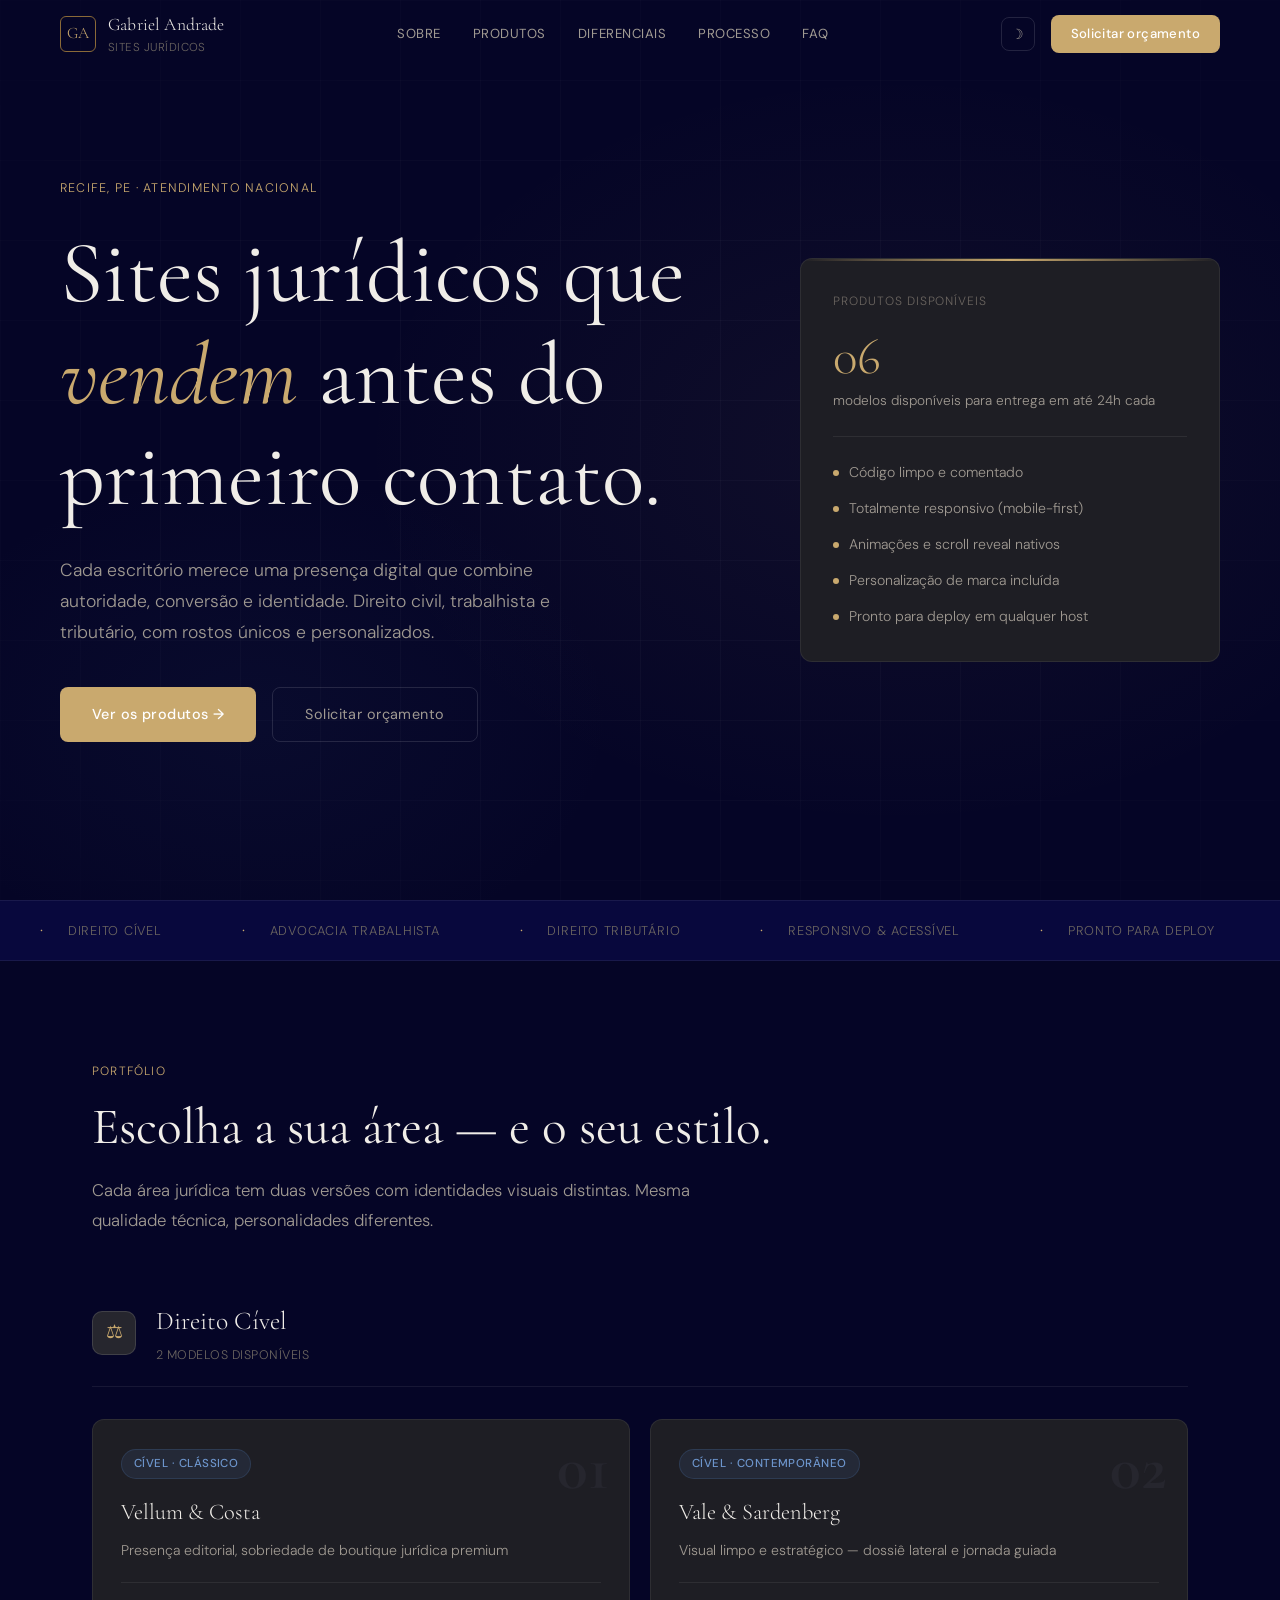
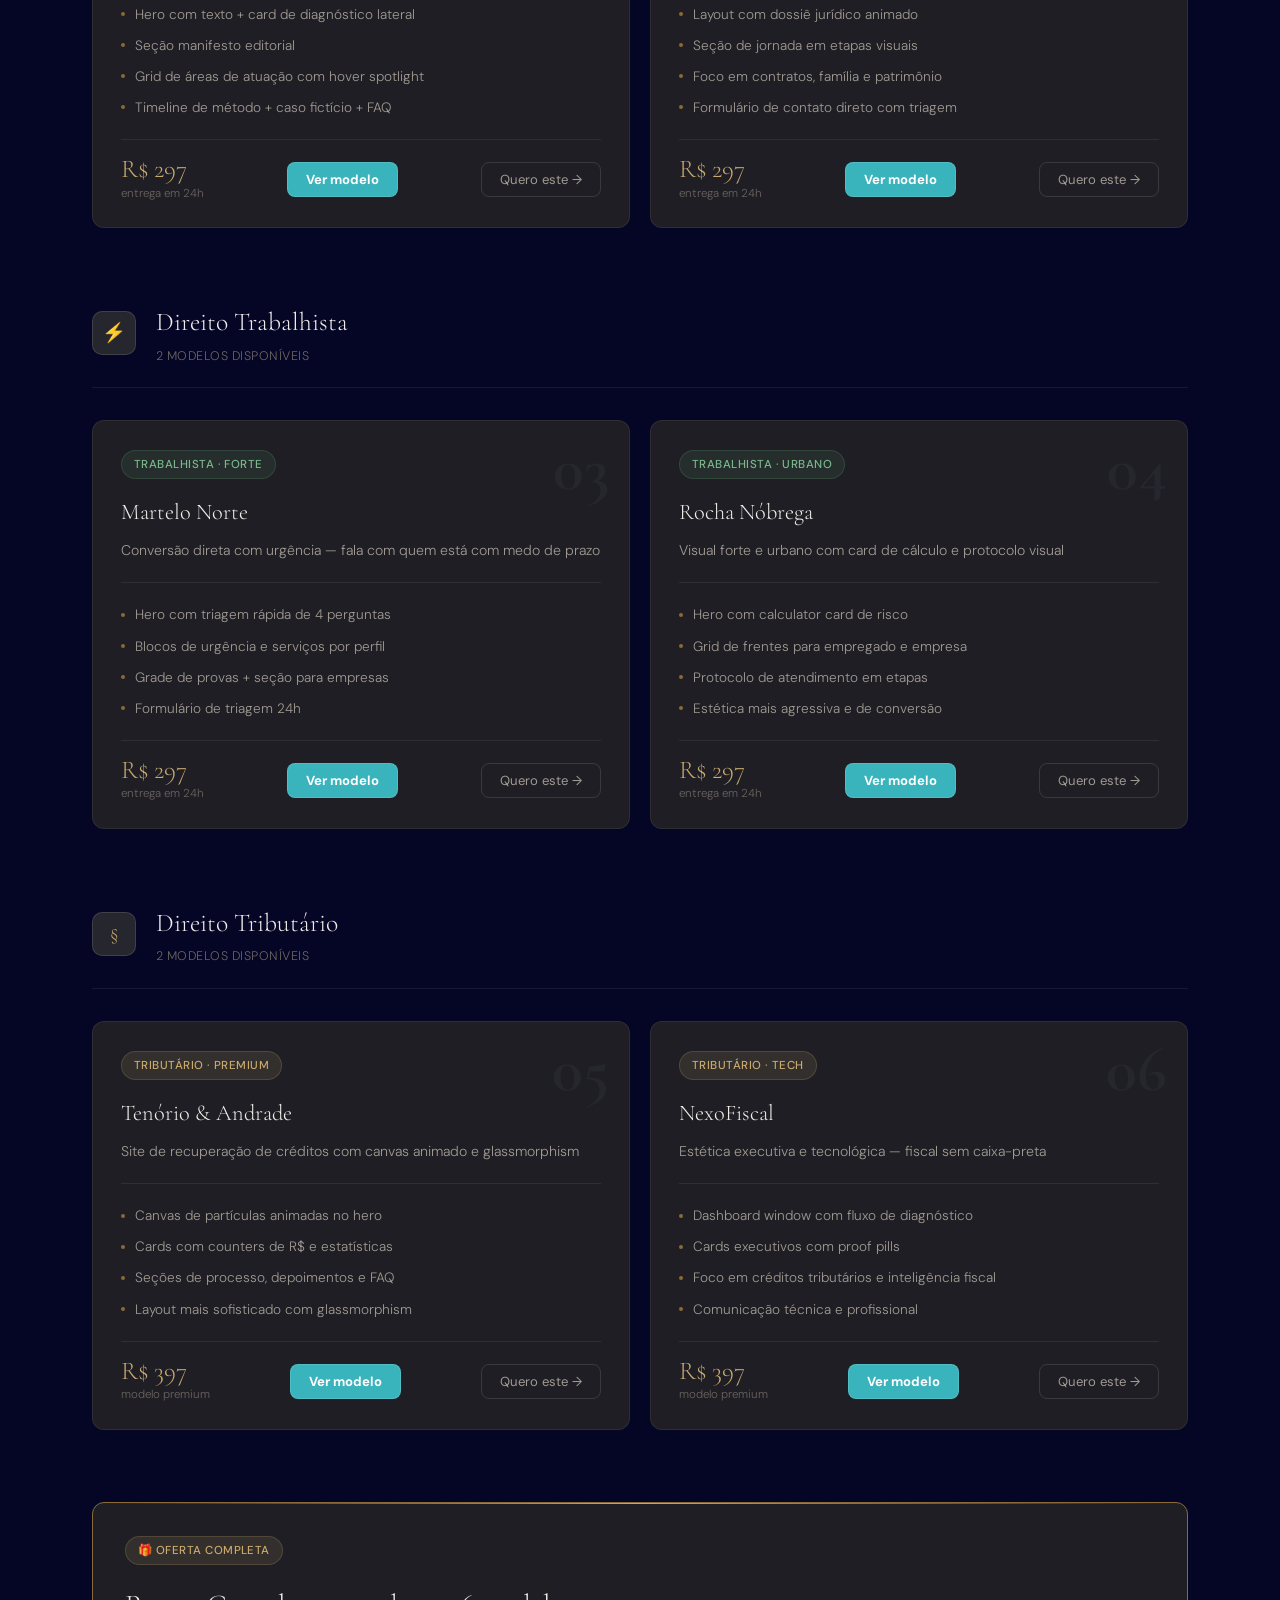
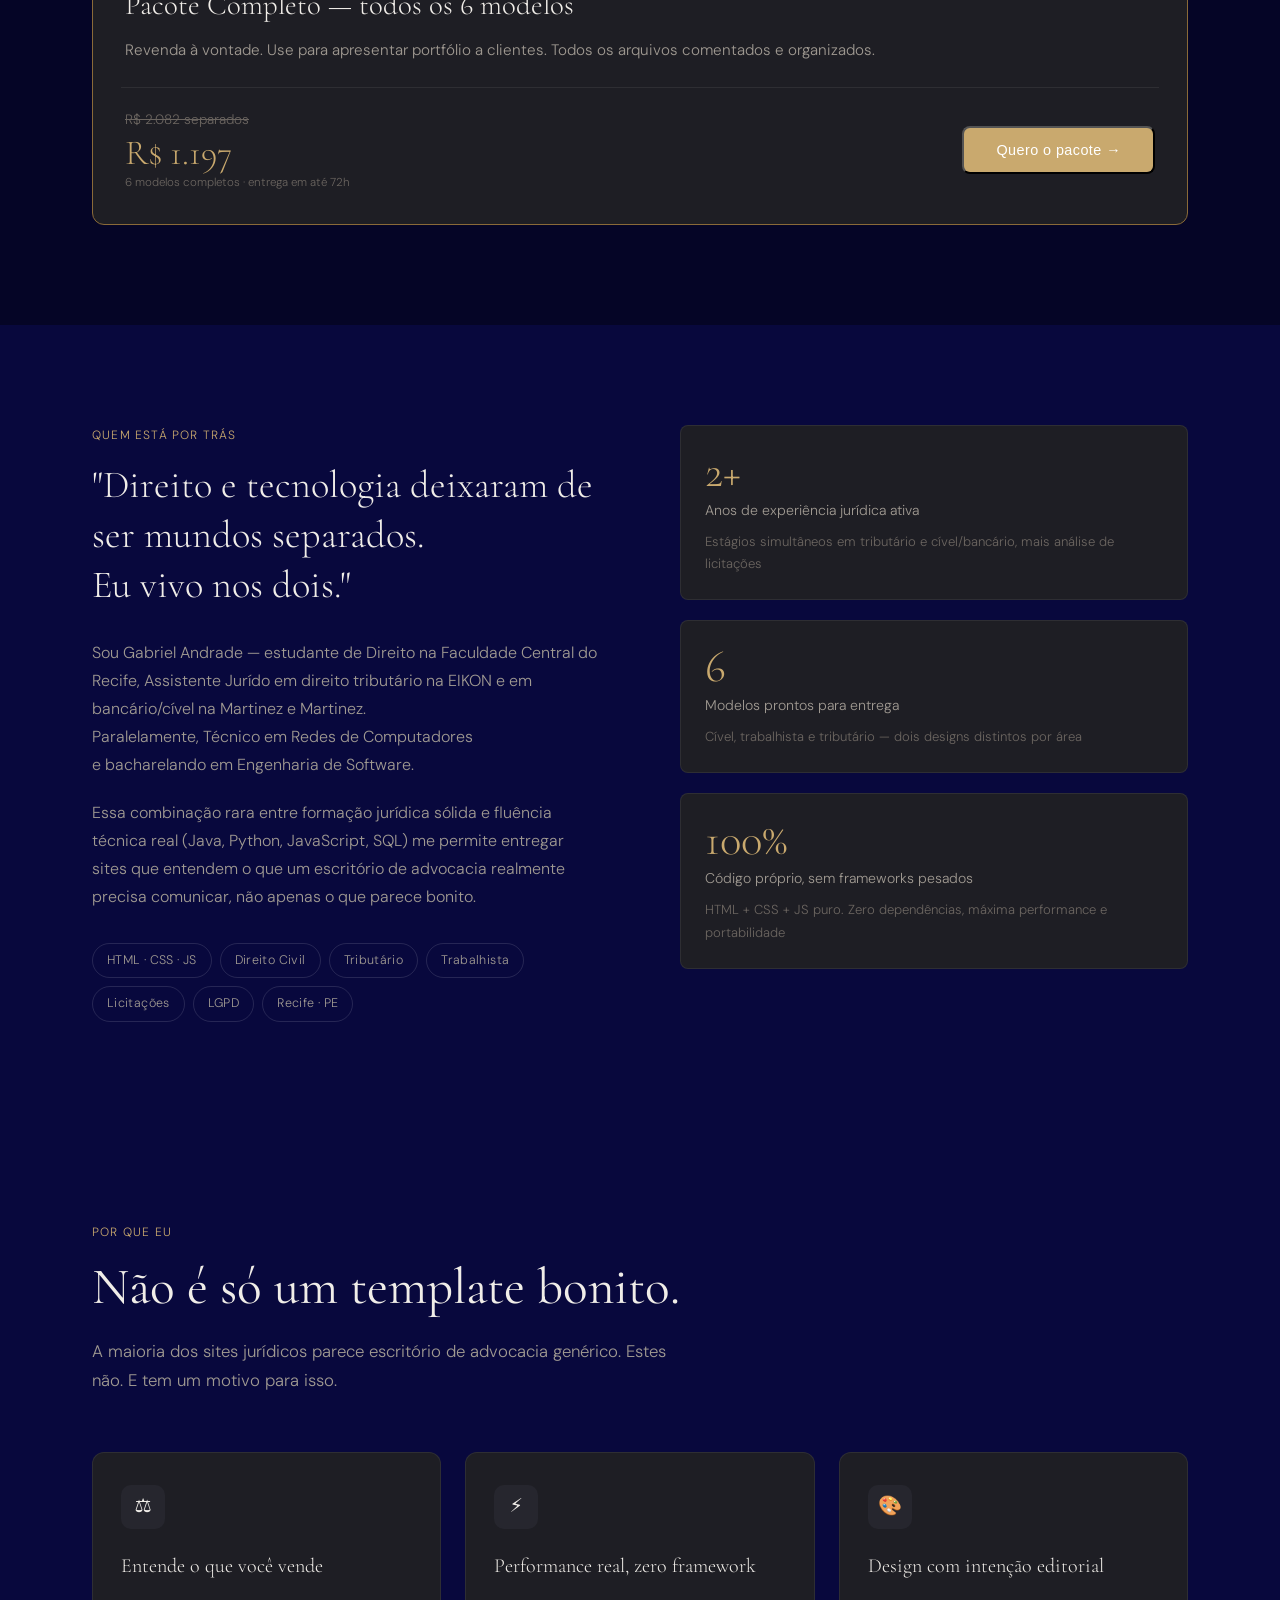
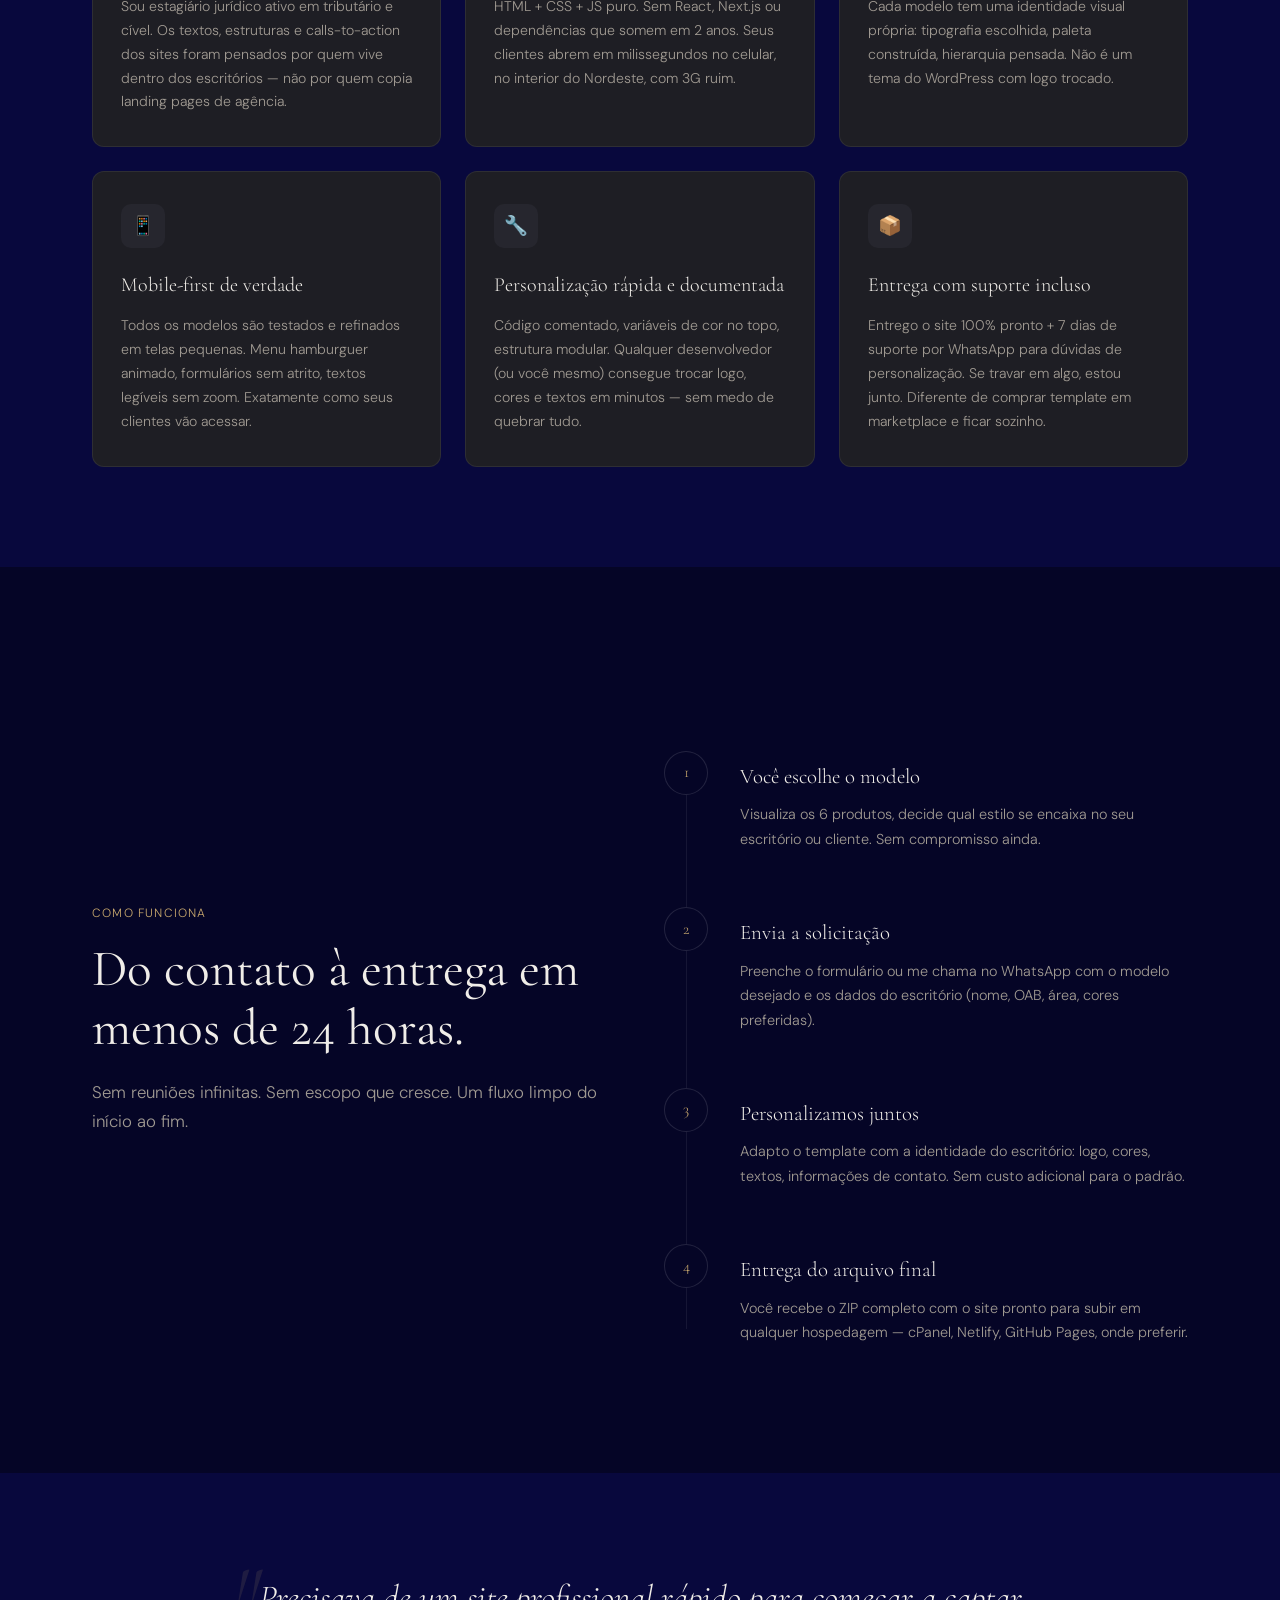
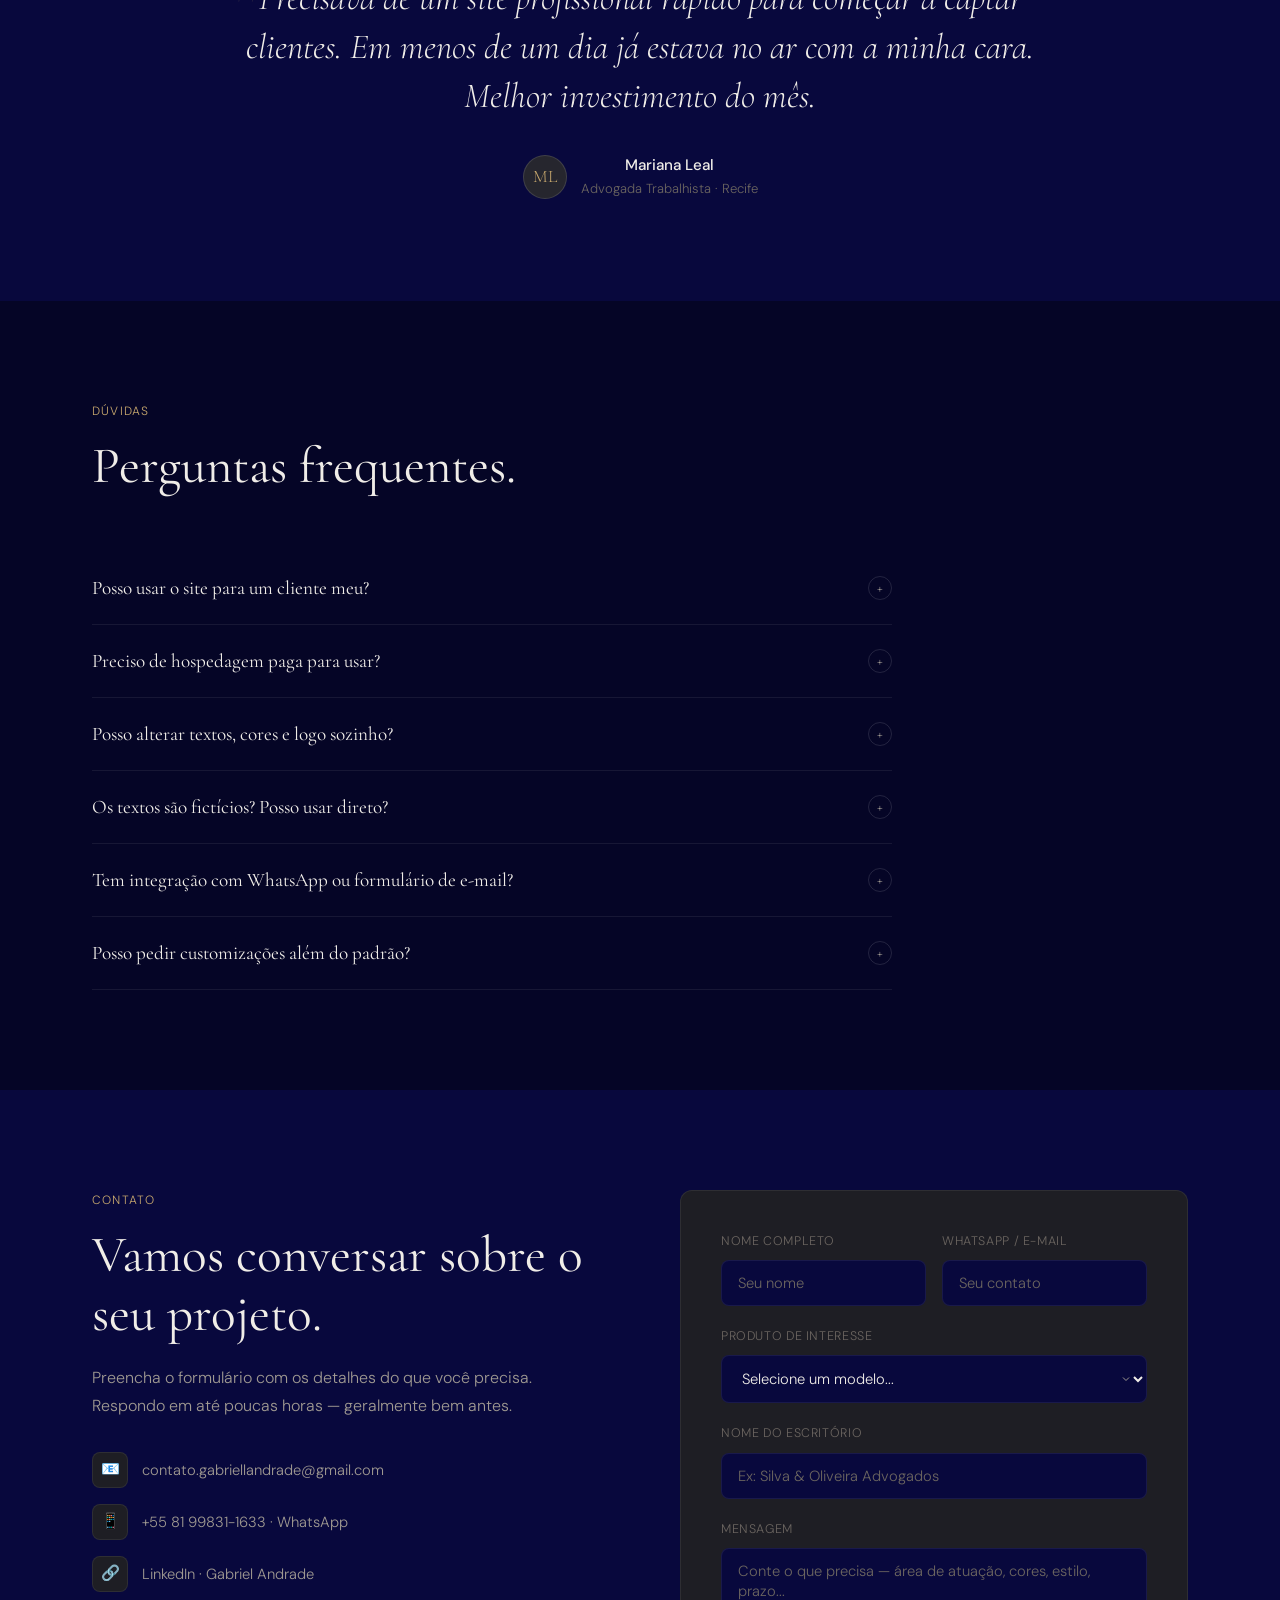
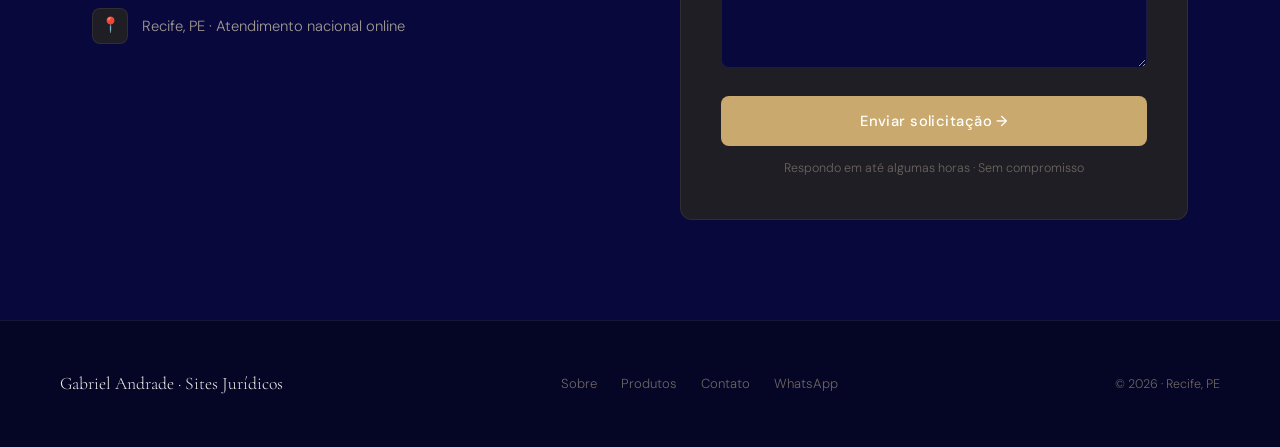
<file: index.html>
<!DOCTYPE html>
<html lang="pt-BR" data-theme="dark">
<head>
<meta charset="UTF-8">
<meta name="viewport" content="width=device-width, initial-scale=1.0">
<title>Gabriel Andrade · Sites Jurídicos Premium</title>
<link rel="preconnect" href="https://fonts.googleapis.com">
<link rel="stylesheet" href="style.css">
<link rel="preconnect" href="https://fonts.gstatic.com" crossorigin>
<link href="https://fonts.googleapis.com/css2?family=Cormorant+Garamond:ital,wght@0,300;0,400;0,600;0,700;1,300;1,400;1,600&family=DM+Sans:ital,wght@0,300;0,400;0,500;1,300&display=swap" rel="stylesheet">

</head>
<body>

<!-- MOBILE MENU -->
<div class="mobile-menu" id="mobileMenu">
  <button class="mobile-close" id="mobileClose">✕</button>
  <a href="#sobre" onclick="closeMobile()">Sobre</a>
  <a href="#produtos" onclick="closeMobile()">Produtos</a>
  <a href="#diferenciais" onclick="closeMobile()">Diferenciais</a>
  <a href="#processo" onclick="closeMobile()">Processo</a>
  <a href="#faq" onclick="closeMobile()">FAQ</a>
  <a href="#contato" onclick="closeMobile()" style="color:var(--gold)">Solicitar orçamento</a>
</div>

<!-- NAV -->
<nav id="mainNav">
  <div class="nav-inner">
    <a href="#" class="nav-logo">
      <div class="nav-monogram">GA</div>
      <div>
        <span class="nav-name">Gabriel Andrade</span>
        <span class="nav-sub">Sites Jurídicos</span>
      </div>
    </a>
    <div class="nav-links">
      <a href="#sobre">Sobre</a>
      <a href="#produtos">Produtos</a>
      <a href="#diferenciais">Diferenciais</a>
      <a href="#processo">Processo</a>
      <a href="#faq">FAQ</a>
    </div>
    <div class="nav-right">
      <button class="btn-theme" id="themeToggle" title="Alternar tema">☽</button>
      <a href="#contato" class="btn-nav">Solicitar orçamento</a>
      <button class="hamburger" id="hamburgerBtn">
        <span></span><span></span><span></span>
      </button>
    </div>
  </div>
</nav>

<!-- HERO -->
<section class="hero" id="inicio">
  <div class="hero-bg"></div>
  <div class="hero-grid-lines"></div>
  <div class="hero-content">
    <div>
      <span class="hero-label">Recife, PE · Atendimento Nacional</span>
      <h1 class="hero-h1">Sites jurídicos que <em>vendem</em> antes do primeiro contato.</h1>
      <p class="hero-lead">Cada escritório merece uma presença digital que combine autoridade, conversão e identidade. Direito civil, trabalhista e tributário, com rostos únicos e personalizados.</p>
      <div class="hero-actions">
        <a href="#produtos" class="btn-primary">Ver os produtos →</a>
        <a href="#contato" class="btn-ghost">Solicitar orçamento</a>
      </div>
    </div>
    <div class="hero-card">
      <span class="hero-card-label">Produtos disponíveis</span>
      <div class="hero-stat" id="heroCounter">06</div>
      <div class="hero-stat-label">modelos disponíveis para entrega em até 24h cada</div>
      <div class="hero-divider"></div>
      <div class="hero-feat-row"><div class="feat-dot"></div><span>Código limpo e comentado</span></div>
      <div class="hero-feat-row"><div class="feat-dot"></div><span>Totalmente responsivo (mobile-first)</span></div>
      <div class="hero-feat-row"><div class="feat-dot"></div><span>Animações e scroll reveal nativos</span></div>
      <div class="hero-feat-row"><div class="feat-dot"></div><span>Personalização de marca incluída</span></div>
      <div class="hero-feat-row"><div class="feat-dot"></div><span>Pronto para deploy em qualquer host</span></div>
    </div>
  </div>
</section>

<!-- TICKER -->
<div class="ticker">
  <div class="ticker-track" id="tickerTrack">
    <span class="ticker-item"><span>·</span> Direito Cível</span>
    <span class="ticker-item"><span>·</span> Advocacia Trabalhista</span>
    <span class="ticker-item"><span>·</span> Direito Tributário</span>
    <span class="ticker-item"><span>·</span> Responsivo & Acessível</span>
    <span class="ticker-item"><span>·</span> Pronto para Deploy</span>
    <span class="ticker-item"><span>·</span> Personalização de Marca</span>
    <span class="ticker-item"><span>·</span> Código Limpo</span>
    <span class="ticker-item"><span>·</span> HTML + CSS + JS puro</span>
    <span class="ticker-item"><span>·</span> Direito Cível</span>
    <span class="ticker-item"><span>·</span> Advocacia Trabalhista</span>
    <span class="ticker-item"><span>·</span> Direito Tributário</span>
    <span class="ticker-item"><span>·</span> Responsivo & Acessível</span>
    <span class="ticker-item"><span>·</span> Pronto para Deploy</span>
    <span class="ticker-item"><span>·</span> Personalização de Marca</span>
    <span class="ticker-item"><span>·</span> Código Limpo</span>
    <span class="ticker-item"><span>·</span> HTML + CSS + JS puro</span>
  </div>
</div>

<!-- PRODUTOS -->
<section class="section" id="produtos">
  <div class="container">
    <div class="products-header reveal">
      <span class="section-label">Portfólio</span>
      <h2 class="section-h2">Escolha a sua área — e o seu estilo.</h2>
      <p class="section-lead">Cada área jurídica tem duas versões com identidades visuais distintas. Mesma qualidade técnica, personalidades diferentes.</p>
    </div>

    <!-- CIVEL -->
    <div class="product-category">
      <div class="category-header reveal">
        <div class="category-icon">⚖</div>
        <div>
          <div class="category-title">Direito Cível</div>
          <div class="category-count">2 modelos disponíveis</div>
        </div>
      </div>
      <div class="product-grid">
        <div class="product-card reveal reveal-delay-1">
          <div class="product-card-top">
            <div class="product-number">01</div>
            <div class="product-badge badge-civel">Cível · Clássico</div>
            <div class="product-name">Vellum & Costa</div>
            <div class="product-tagline">Presença editorial, sobriedade de boutique jurídica premium</div>
          </div>
          <div class="product-card-bottom">
            <div class="product-features">
              <div class="product-feature"><div class="product-feature-dot"></div>Hero com texto + card de diagnóstico lateral</div>
              <div class="product-feature"><div class="product-feature-dot"></div>Seção manifesto editorial</div>
              <div class="product-feature"><div class="product-feature-dot"></div>Grid de áreas de atuação com hover spotlight</div>
              <div class="product-feature"><div class="product-feature-dot"></div>Timeline de método + caso fictício + FAQ</div>
            </div>
            <div class="product-footer">
              <div>
                <div class="product-price">R$ 297</div>
                <div class="product-price-label">entrega em 24h</div>
              </div>
              <a href="civel/index.html"><button class="btn-product" id="visit">Ver modelo</button></a>
              <button class="btn-product" onclick="openContact('Cível · Vellum & Costa (Modelo 01)')">Quero este →</button>
            </div>
          </div>
        </div>
        <div class="product-card reveal reveal-delay-2">
          <div class="product-card-top">
            <div class="product-number">02</div>
            <div class="product-badge badge-civel">Cível · Contemporâneo</div>
            <div class="product-name">Vale & Sardenberg</div>
            <div class="product-tagline">Visual limpo e estratégico — dossiê lateral e jornada guiada</div>
          </div>
          <div class="product-card-bottom">
            <div class="product-features">
              <div class="product-feature"><div class="product-feature-dot"></div>Layout com dossiê jurídico animado</div>
              <div class="product-feature"><div class="product-feature-dot"></div>Seção de jornada em etapas visuais</div>
              <div class="product-feature"><div class="product-feature-dot"></div>Foco em contratos, família e patrimônio</div>
              <div class="product-feature"><div class="product-feature-dot"></div>Formulário de contato direto com triagem</div>
            </div>
            <div class="product-footer">
              <div>
                <div class="product-price">R$ 297</div>
                <div class="product-price-label">entrega em 24h</div>
              </div>
              <a href="civel2/index.html"><button class="btn-product" id="visit">Ver modelo</button></a>
              <button class="btn-product" onclick="openContact('Cível · Vale & Sardenberg (Modelo 02)')">Quero este →</button>
            </div>
          </div>
        </div>
      </div>
    </div>

    <!-- TRABALHISTA -->
    <div class="product-category">
      <div class="category-header reveal">
        <div class="category-icon">⚡</div>
        <div>
          <div class="category-title">Direito Trabalhista</div>
          <div class="category-count">2 modelos disponíveis</div>
        </div>
      </div>
      <div class="product-grid">
        <div class="product-card reveal reveal-delay-1">
          <div class="product-card-top">
            <div class="product-number">03</div>
            <div class="product-badge badge-trabalhista">Trabalhista · Forte</div>
            <div class="product-name">Martelo Norte</div>
            <div class="product-tagline">Conversão direta com urgência — fala com quem está com medo de prazo</div>
          </div>
          <div class="product-card-bottom">
            <div class="product-features">
              <div class="product-feature"><div class="product-feature-dot"></div>Hero com triagem rápida de 4 perguntas</div>
              <div class="product-feature"><div class="product-feature-dot"></div>Blocos de urgência e serviços por perfil</div>
              <div class="product-feature"><div class="product-feature-dot"></div>Grade de provas + seção para empresas</div>
              <div class="product-feature"><div class="product-feature-dot"></div>Formulário de triagem 24h</div>
            </div>
            <div class="product-footer">
              <div>
                <div class="product-price">R$ 297</div>
                <div class="product-price-label">entrega em 24h</div>
              </div>
              <a href="trabalhista/index.html"><button class="btn-product" id="visit">Ver modelo</button></a>
              <button class="btn-product" onclick="openContact('Trabalhista · Martelo Norte (Modelo 03)')">Quero este →</button>
            </div>
          </div>
        </div>
        <div class="product-card reveal reveal-delay-2">
          <div class="product-card-top">
            <div class="product-number">04</div>
            <div class="product-badge badge-trabalhista">Trabalhista · Urbano</div>
            <div class="product-name">Rocha Nóbrega</div>
            <div class="product-tagline">Visual forte e urbano com card de cálculo e protocolo visual</div>
          </div>
          <div class="product-card-bottom">
            <div class="product-features">
              <div class="product-feature"><div class="product-feature-dot"></div>Hero com calculator card de risco</div>
              <div class="product-feature"><div class="product-feature-dot"></div>Grid de frentes para empregado e empresa</div>
              <div class="product-feature"><div class="product-feature-dot"></div>Protocolo de atendimento em etapas</div>
              <div class="product-feature"><div class="product-feature-dot"></div>Estética mais agressiva e de conversão</div>
            </div>
            <div class="product-footer">
              <div>
                <div class="product-price">R$ 297</div>
                <div class="product-price-label">entrega em 24h</div>
              </div>
              <a href="trabalhista2/"><button class="btn-product" id="visit">Ver modelo</button></a>
              <button class="btn-product" onclick="openContact('Trabalhista · Rocha Nóbrega (Modelo 04)')">Quero este →</button>
            </div>
          </div>
        </div>
      </div>
    </div>

    <!-- TRIBUTARIO -->
    <div class="product-category">
      <div class="category-header reveal">
        <div class="category-icon">§</div>
        <div>
          <div class="category-title">Direito Tributário</div>
          <div class="category-count">2 modelos disponíveis</div>
        </div>
      </div>
      <div class="product-grid">
        <div class="product-card reveal reveal-delay-1">
          <div class="product-card-top">
            <div class="product-number">05</div>
            <div class="product-badge badge-tributario">Tributário · Premium</div>
            <div class="product-name">Tenório & Andrade</div>
            <div class="product-tagline">Site de recuperação de créditos com canvas animado e glassmorphism</div>
          </div>
          <div class="product-card-bottom">
            <div class="product-features">
              <div class="product-feature"><div class="product-feature-dot"></div>Canvas de partículas animadas no hero</div>
              <div class="product-feature"><div class="product-feature-dot"></div>Cards com counters de R$ e estatísticas</div>
              <div class="product-feature"><div class="product-feature-dot"></div>Seções de processo, depoimentos e FAQ</div>
              <div class="product-feature"><div class="product-feature-dot"></div>Layout mais sofisticado com glassmorphism</div>
            </div>
            <div class="product-footer">
              <div>
                <div class="product-price">R$ 397</div>
                <div class="product-price-label">modelo premium</div>
              </div>
              <a href="tributario/tributario.html"><button class="btn-product" id="visit">Ver modelo</button></a>
              <button class="btn-product" onclick="openContact('Tributário · Tenório & Andrade (Modelo 05)')">Quero este →</button>
            </div>
          </div>
        </div>
        <div class="product-card reveal reveal-delay-2">
          <div class="product-card-top">
            <div class="product-number">06</div>
            <div class="product-badge badge-tributario">Tributário · Tech</div>
            <div class="product-name">NexoFiscal</div>
            <div class="product-tagline">Estética executiva e tecnológica — fiscal sem caixa-preta</div>
          </div>
          <div class="product-card-bottom">
            <div class="product-features">
              <div class="product-feature"><div class="product-feature-dot"></div>Dashboard window com fluxo de diagnóstico</div>
              <div class="product-feature"><div class="product-feature-dot"></div>Cards executivos com proof pills</div>
              <div class="product-feature"><div class="product-feature-dot"></div>Foco em créditos tributários e inteligência fiscal</div>
              <div class="product-feature"><div class="product-feature-dot"></div>Comunicação técnica e profissional</div>
            </div>
            <div class="product-footer">
              <div>
                <div class="product-price">R$ 397</div>
                <div class="product-price-label">modelo premium</div>
              </div>
              <a href="tributario2/index.html"><button class="btn-product" id="visit">Ver modelo</button></a>
              <button class="btn-product" onclick="openContact('Tributário · NexoFiscal (Modelo 06)')">Quero este →</button>
            </div>
          </div>
        </div>
      </div>
    </div>

    <!-- BUNDLE -->
    <div class="product-card reveal" style="border-color: var(--gold3); position: relative;">
      <div style="position: absolute; top: -1px; left: 0; right: 0; height: 2px; background: linear-gradient(90deg, transparent, var(--gold), transparent);"></div>
      <div class="product-card-top" style="padding: 32px 32px 24px;">
        <div class="product-badge badge-tributario" style="margin-bottom: 16px;">🎁 Oferta completa</div>
        <div class="product-name" style="font-size: 1.8rem;">Pacote Completo — todos os 6 modelos</div>
        <div class="product-tagline" style="font-size: 0.95rem; margin-top: 6px;">Revenda à vontade. Use para apresentar portfólio a clientes. Todos os arquivos comentados e organizados.</div>
      </div>
      <div class="product-card-bottom" style="padding: 20px 32px 32px;">
        <div class="product-footer" style="margin-top: 0; padding-top: 0; border: none;">
          <div>
            <div style="font-size: 0.85rem; color: var(--text3); text-decoration: line-through; margin-bottom: 4px;">R$ 2.082 separados</div>
            <div class="product-price" style="font-size: 2.2rem;">R$ 1.197</div>
            <div class="product-price-label">6 modelos completos · entrega em até 72h</div>
          </div>
          <button class="btn-primary" onclick="openContact('Pacote Completo — todos os 6 modelos')">Quero o pacote →</button>
        </div>
      </div>
    </div>
  </div>
</section>

<!-- SOBRE -->
<section class="section about" id="sobre">
  <div class="container">
    <div class="about-grid">
      <div class="about-left">
        <span class="section-label">Quem está por trás</span>
        <div class="big-quote reveal">"Direito e tecnologia deixaram de ser mundos separados. <br> Eu vivo nos dois."</div>
        <p class="about-body reveal reveal-delay-1">Sou Gabriel Andrade — estudante de Direito na Faculdade Central do Recife, Assistente Jurído em direito tributário na EIKON e em bancário/cível na Martinez e Martinez. <br>Paralelamente,  Técnico em Redes de Computadores <br>e bacharelando em Engenharia de Software. </p>
        <p class="about-body reveal reveal-delay-2">Essa combinação rara entre formação jurídica sólida e fluência técnica real (Java, Python, JavaScript, SQL) me permite entregar sites que entendem o que um escritório de advocacia realmente precisa comunicar, não apenas o que parece bonito.</p>
        <div class="about-tags reveal reveal-delay-3">
          <span class="tag">HTML · CSS · JS</span>
          <span class="tag">Direito Civil</span>
          <span class="tag">Tributário</span>
          <span class="tag">Trabalhista</span>
          <span class="tag">Licitações</span>
          <span class="tag">LGPD</span>
          <span class="tag">Recife · PE</span>
        </div>
      </div>
      <div class="about-right">
        <div class="stat-card reveal reveal-delay-1">
          <div class="stat-card-num">2+</div>
          <div class="stat-card-label">Anos de experiência jurídica ativa</div>
          <div class="stat-card-desc">Estágios simultâneos em tributário e cível/bancário, mais análise de licitações</div>
        </div>
        <div class="stat-card reveal reveal-delay-2">
          <div class="stat-card-num">6</div>
          <div class="stat-card-label">Modelos prontos para entrega</div>
          <div class="stat-card-desc">Cível, trabalhista e tributário — dois designs distintos por área</div>
        </div>
        <div class="stat-card reveal reveal-delay-3">
          <div class="stat-card-num">100%</div>
          <div class="stat-card-label">Código próprio, sem frameworks pesados</div>
          <div class="stat-card-desc">HTML + CSS + JS puro. Zero dependências, máxima performance e portabilidade</div>
        </div>
      </div>
    </div>
  </div>
</section>

<!-- DIFERENCIAIS -->
<section class="section diff" id="diferenciais">
  <div class="container">
    <div class="reveal">
      <span class="section-label">Por que eu</span>
      <h2 class="section-h2">Não é só um template bonito.</h2>
      <p class="section-lead">A maioria dos sites jurídicos parece escritório de advocacia genérico. Estes não. E tem um motivo para isso.</p>
    </div>
    <div class="diff-grid">
      <div class="diff-card reveal reveal-delay-1">
        <div class="diff-icon">⚖️</div>
        <div class="diff-title">Entende o que você vende</div>
        <div class="diff-body">Sou estagiário jurídico ativo em tributário e cível. Os textos, estruturas e calls-to-action dos sites foram pensados por quem vive dentro dos escritórios — não por quem copia landing pages de agência.</div>
      </div>
      <div class="diff-card reveal reveal-delay-2">
        <div class="diff-icon">⚡</div>
        <div class="diff-title">Performance real, zero framework</div>
        <div class="diff-body">HTML + CSS + JS puro. Sem React, Next.js ou dependências que somem em 2 anos. Seus clientes abrem em milissegundos no celular, no interior do Nordeste, com 3G ruim.</div>
      </div>
      <div class="diff-card reveal reveal-delay-3">
        <div class="diff-icon">🎨</div>
        <div class="diff-title">Design com intenção editorial</div>
        <div class="diff-body">Cada modelo tem uma identidade visual própria: tipografia escolhida, paleta construída, hierarquia pensada. Não é um tema do WordPress com logo trocado.</div>
      </div>
      <div class="diff-card reveal reveal-delay-1">
        <div class="diff-icon">📱</div>
        <div class="diff-title">Mobile-first de verdade</div>
        <div class="diff-body">Todos os modelos são testados e refinados em telas pequenas. Menu hamburguer animado, formulários sem atrito, textos legíveis sem zoom. Exatamente como seus clientes vão acessar.</div>
      </div>
      <div class="diff-card reveal reveal-delay-2">
        <div class="diff-icon">🔧</div>
        <div class="diff-title">Personalização rápida e documentada</div>
        <div class="diff-body">Código comentado, variáveis de cor no topo, estrutura modular. Qualquer desenvolvedor (ou você mesmo) consegue trocar logo, cores e textos em minutos — sem medo de quebrar tudo.</div>
      </div>
      <div class="diff-card reveal reveal-delay-3">
        <div class="diff-icon">📦</div>
        <div class="diff-title">Entrega com suporte incluso</div>
        <div class="diff-body">Entrego o site 100% pronto + 7 dias de suporte por WhatsApp para dúvidas de personalização. Se travar em algo, estou junto. Diferente de comprar template em marketplace e ficar sozinho.</div>
      </div>
    </div>
  </div>
</section>

<!-- PROCESSO -->
<section class="section" id="processo">
  <div class="container">
    <div class="grid2">
      <div class="reveal">
        <span class="section-label">Como funciona</span>
        <h2 class="section-h2">Do contato à entrega em menos de 24 horas.</h2>
        <p class="section-lead">Sem reuniões infinitas. Sem escopo que cresce. Um fluxo limpo do início ao fim.</p>
      </div>
      <div>
        <div class="process-steps">
          <div class="process-step reveal reveal-delay-1">
            <div class="step-num">1</div>
            <div class="step-content">
              <div class="step-title">Você escolhe o modelo</div>
              <div class="step-body">Visualiza os 6 produtos, decide qual estilo se encaixa no seu escritório ou cliente. Sem compromisso ainda.</div>
            </div>
          </div>
          <div class="process-step reveal reveal-delay-2">
            <div class="step-num">2</div>
            <div class="step-content">
              <div class="step-title">Envia a solicitação</div>
              <div class="step-body">Preenche o formulário ou me chama no WhatsApp com o modelo desejado e os dados do escritório (nome, OAB, área, cores preferidas).</div>
            </div>
          </div>
          <div class="process-step reveal reveal-delay-3">
            <div class="step-num">3</div>
            <div class="step-content">
              <div class="step-title">Personalizamos juntos</div>
              <div class="step-body">Adapto o template com a identidade do escritório: logo, cores, textos, informações de contato. Sem custo adicional para o padrão.</div>
            </div>
          </div>
          <div class="process-step reveal reveal-delay-4">
            <div class="step-num">4</div>
            <div class="step-content">
              <div class="step-title">Entrega do arquivo final</div>
              <div class="step-body">Você recebe o ZIP completo com o site pronto para subir em qualquer hospedagem — cPanel, Netlify, GitHub Pages, onde preferir.</div>
            </div>
          </div>
        </div>
      </div>
    </div>
  </div>
</section>

<!-- TESTIMONIAL -->
<section class="section testimonial-section">
  <div class="container">
    <div class="testimonial-inner">
      <div class="testimonial-quote reveal">
        Precisava de um site profissional rápido para começar a captar clientes. Em menos de um dia já estava no ar com a minha cara. Melhor investimento do mês.
      </div>
      <div class="testimonial-author reveal reveal-delay-1">
        <div class="testimonial-avatar">ML</div>
        <div>
          <div class="testimonial-name">Mariana Leal</div>
          <div class="testimonial-role">Advogada Trabalhista · Recife</div>
        </div>
      </div>
    </div>
  </div>
</section>

<!-- FAQ -->
<section class="section" id="faq">
  <div class="container">
    <div class="reveal">
      <span class="section-label">Dúvidas</span>
      <h2 class="section-h2">Perguntas frequentes.</h2>
    </div>
    <div class="faq-list">
      <div class="faq-item">
        <button class="faq-btn" onclick="toggleFaq(this)">
          Posso usar o site para um cliente meu?
          <div class="faq-icon">+</div>
        </button>
        <div class="faq-body">
          <div class="faq-body-inner">Sim. Você pode comprar e entregar como parte de um projeto seu para um escritório. Não há restrição de uso final. O que não está incluído é revender o template em bruto (sem personalização) como produto digital próprio sem autorização prévia.</div>
        </div>
      </div>
      <div class="faq-item">
        <button class="faq-btn" onclick="toggleFaq(this)">
          Preciso de hospedagem paga para usar?
          <div class="faq-icon">+</div>
        </button>
        <div class="faq-body">
          <div class="faq-body-inner">Não necessariamente. Os sites funcionam perfeitamente em hospedagens gratuitas como Netlify, GitHub Pages ou Vercel. Se quiser usar um domínio próprio (ex: escritoriotal.adv.br), precisará de um domínio registrado — o que custa cerca de R$ 40/ano.</div>
        </div>
      </div>
      <div class="faq-item">
        <button class="faq-btn" onclick="toggleFaq(this)">
          Posso alterar textos, cores e logo sozinho?
          <div class="faq-icon">+</div>
        </button>
        <div class="faq-body">
          <div class="faq-body-inner">Sim. Todo o código é comentado e as variáveis de cor ficam no topo do CSS — troca em segundos. Para textos, é só editar o HTML diretamente. Se não souber, me manda os dados e personalizo para você sem custo adicional (durante os 7 dias de suporte incluso).</div>
        </div>
      </div>
      <div class="faq-item">
        <button class="faq-btn" onclick="toggleFaq(this)">
          Os textos são fictícios? Posso usar direto?
          <div class="faq-icon">+</div>
        </button>
        <div class="faq-body">
          <div class="faq-body-inner">Os templates vêm com textos de exemplo (marcas fictícias, dados simulados). Você deve substituir pelo conteúdo real do escritório — nome, OAB, áreas reais de atuação, contatos verdadeiros. Isso faz parte do processo de personalização que fazemos juntos.</div>
        </div>
      </div>
      <div class="faq-item">
        <button class="faq-btn" onclick="toggleFaq(this)">
          Tem integração com WhatsApp ou formulário de e-mail?
          <div class="faq-icon">+</div>
        </button>
        <div class="faq-body">
          <div class="faq-body-inner">Todos os modelos têm formulário de contato embutido. Para envio de e-mail real (ex: via Formspree ou EmailJS) ou botão flutuante de WhatsApp, posso incluir na personalização — sem custo adicional para esses dois recursos.</div>
        </div>
      </div>
      <div class="faq-item">
        <button class="faq-btn" onclick="toggleFaq(this)">
          Posso pedir customizações além do padrão?
          <div class="faq-icon">+</div>
        </button>
        <div class="faq-body">
          <div class="faq-body-inner">Sim. Novas seções, design diferente, integração com sistema de agendamento ou CRM — tudo orçado separadamente. Me descreve o que precisa e faço a proposta. Geralmente respondo em poucas horas.</div>
        </div>
      </div>
    </div>
  </div>
</section>

<!-- CONTACT -->
<section class="section contact-section" id="contato">
  <div class="container">
    <div class="contact-grid">
      <div class="contact-left">
        <span class="section-label">Contato</span>
        <h2 class="contact-h2 reveal">Vamos conversar sobre o seu projeto.</h2>
        <p class="contact-lead reveal reveal-delay-1">Preencha o formulário com os detalhes do que você precisa. Respondo em até poucas horas — geralmente bem antes.</p>
        <div class="contact-details reveal reveal-delay-2">
          <div class="contact-detail">
            <div class="contact-detail-icon">📧</div>
            <a href="mailto:contato.gabriellandrade@gmail.com">contato.gabriellandrade@gmail.com</a>
          </div>
          <div class="contact-detail">
            <div class="contact-detail-icon">📱</div>
            <a href="https://wa.me/5581998311633" target="_blank">+55 81 99831-1633 · WhatsApp</a>
          </div>
          <div class="contact-detail">
            <div class="contact-detail-icon">🔗</div>
            <a href="https://linkedin.com/in/gabriel-andrade-37b97b324/" target="_blank">LinkedIn · Gabriel Andrade</a>
          </div>
          <div class="contact-detail">
            <div class="contact-detail-icon">📍</div>
            <span>Recife, PE · Atendimento nacional online</span>
          </div>
        </div>
      </div>
      <div class="contact-form reveal reveal-delay-1" id="contactFormWrapper">
        <div id="formContent">
          <div class="form-row">
            <div class="form-group">
              <label class="form-label">Nome completo</label>
              <input class="form-input" type="text" id="fieldNome" placeholder="Seu nome" required>
            </div>
            <div class="form-group">
              <label class="form-label">WhatsApp / E-mail</label>
              <input class="form-input" type="text" id="fieldContato" placeholder="Seu contato" required>
            </div>
          </div>
          <div class="form-group">
            <label class="form-label">Produto de interesse</label>
            <select class="form-select" id="fieldProduto">
              <option value="">Selecione um modelo...</option>
              <option>Cível · Vellum & Costa (Modelo 01) — R$ 297</option>
              <option>Cível · Vale & Sardenberg (Modelo 02) — R$ 297</option>
              <option>Trabalhista · Martelo Norte (Modelo 03) — R$ 297</option>
              <option>Trabalhista · Rocha Nóbrega (Modelo 04) — R$ 297</option>
              <option>Tributário · Tenório & Andrade (Modelo 05) — R$ 397</option>
              <option>Tributário · NexoFiscal (Modelo 06) — R$ 397</option>
              <option>Pacote Completo — todos os 6 modelos — R$ 1.197</option>
              <option>Quero discutir um projeto personalizado</option>
            </select>
          </div>
          <div class="form-group">
            <label class="form-label">Nome do escritório</label>
            <input class="form-input" type="text" id="fieldEscritorio" placeholder="Ex: Silva & Oliveira Advogados">
          </div>
          <div class="form-group">
            <label class="form-label">Mensagem</label>
            <textarea class="form-textarea" id="fieldMsg" placeholder="Conte o que precisa — área de atuação, cores, estilo, prazo..."></textarea>
          </div>
          <button class="btn-submit" onclick="handleSubmit()">
            Enviar solicitação →
          </button>
          <div class="form-note">Respondo em até algumas horas · Sem compromisso</div>
        </div>
        <div class="success-msg" id="successMsg">
          <div class="success-icon">✓</div>
          <div class="success-title">Mensagem enviada!</div>
          <div class="success-body">Recebi sua solicitação e retorno em breve por WhatsApp ou e-mail. Obrigado pela confiança.</div>
        </div>
      </div>
    </div>
  </div>
</section>

<!-- FOOTER -->
<footer>
  <div class="footer-inner">
    <div class="footer-brand">Gabriel Andrade · Sites Jurídicos</div>
    <div class="footer-links">
      <a href="#sobre">Sobre</a>
      <a href="#produtos">Produtos</a>
      <a href="#contato">Contato</a>
      <a href="https://wa.me/5581998311633" target="_blank">WhatsApp</a>
    </div>
    <div class="footer-copy">© 2026 · Recife, PE</div>
  </div>
</footer>

<script>
const nav = document.getElementById('mainNav');
window.addEventListener('scroll', () => {
  nav.classList.toggle('scrolled', window.scrollY > 40);
});

const themeToggle = document.getElementById('themeToggle');
let isDark = true;
themeToggle.addEventListener('click', () => {
  isDark = !isDark;
  document.documentElement.setAttribute('data-theme', isDark ? 'dark' : 'light');
  themeToggle.textContent = isDark ? '☽' : '☀';
});

const hamburger = document.getElementById('hamburgerBtn');
const mobileMenu = document.getElementById('mobileMenu');
const mobileClose = document.getElementById('mobileClose');
hamburger.addEventListener('click', () => mobileMenu.classList.add('open'));
mobileClose.addEventListener('click', () => mobileMenu.classList.remove('open'));
function closeMobile() { mobileMenu.classList.remove('open'); }

const reveals = document.querySelectorAll('.reveal');
const observer = new IntersectionObserver((entries) => {
  entries.forEach(e => { if (e.isIntersecting) { e.target.classList.add('visible'); } });
}, { threshold: 0.12, rootMargin: '0px 0px -40px 0px' });
reveals.forEach(el => observer.observe(el));

function toggleFaq(btn) {
  const item = btn.closest('.faq-item');
  const body = item.querySelector('.faq-body');
  const wasOpen = item.classList.contains('open');
  document.querySelectorAll('.faq-item').forEach(i => {
    i.classList.remove('open');
    i.querySelector('.faq-body').style.maxHeight = '0';
  });
  if (!wasOpen) {
    item.classList.add('open');
    body.style.maxHeight = body.scrollHeight + 'px';
  }
}

function openContact(produto) {
  const sel = document.getElementById('fieldProduto');
  for (let i = 0; i < sel.options.length; i++) {
    if (sel.options[i].text.includes(produto.split('·')[1]?.split('(')[0]?.trim() || produto)) {
      sel.selectedIndex = i; break;
    }
  }
  document.getElementById('contato').scrollIntoView({ behavior: 'smooth' });
}

function handleSubmit() {
  const nome = document.getElementById('fieldNome').value.trim();
  const contato = document.getElementById('fieldContato').value.trim();
  if (!nome || !contato) {
    alert('Por favor, preencha pelo menos nome e contato.');
    return;
  }
  const produto = document.getElementById('fieldProduto').value;
  const escritorio = document.getElementById('fieldEscritorio').value;
  const msg = document.getElementById('fieldMsg').value;
  const waMsg = encodeURIComponent(
    `Olá Gabriel! Tenho interesse em um site jurídico.\n\n` +
    `*Nome:* ${nome}\n` +
    `*Contato:* ${contato}\n` +
    (produto ? `*Produto:* ${produto}\n` : '') +
    (escritorio ? `*Escritório:* ${escritorio}\n` : '') +
    (msg ? `\n*Detalhes:* ${msg}` : '')
  );
  window.open(`https://wa.me/5581998311633?text=${waMsg}`, '_blank');
  document.getElementById('formContent').style.display = 'none';
  document.getElementById('successMsg').classList.add('visible');
}

const smooth = document.querySelectorAll('a[href^="#"]');
smooth.forEach(a => {
  a.addEventListener('click', e => {
    const id = a.getAttribute('href');
    if (id === '#') return;
    const el = document.querySelector(id);
    if (el) { e.preventDefault(); el.scrollIntoView({ behavior: 'smooth' }); }
  });
});
</script>
</body>
</html>
</file>
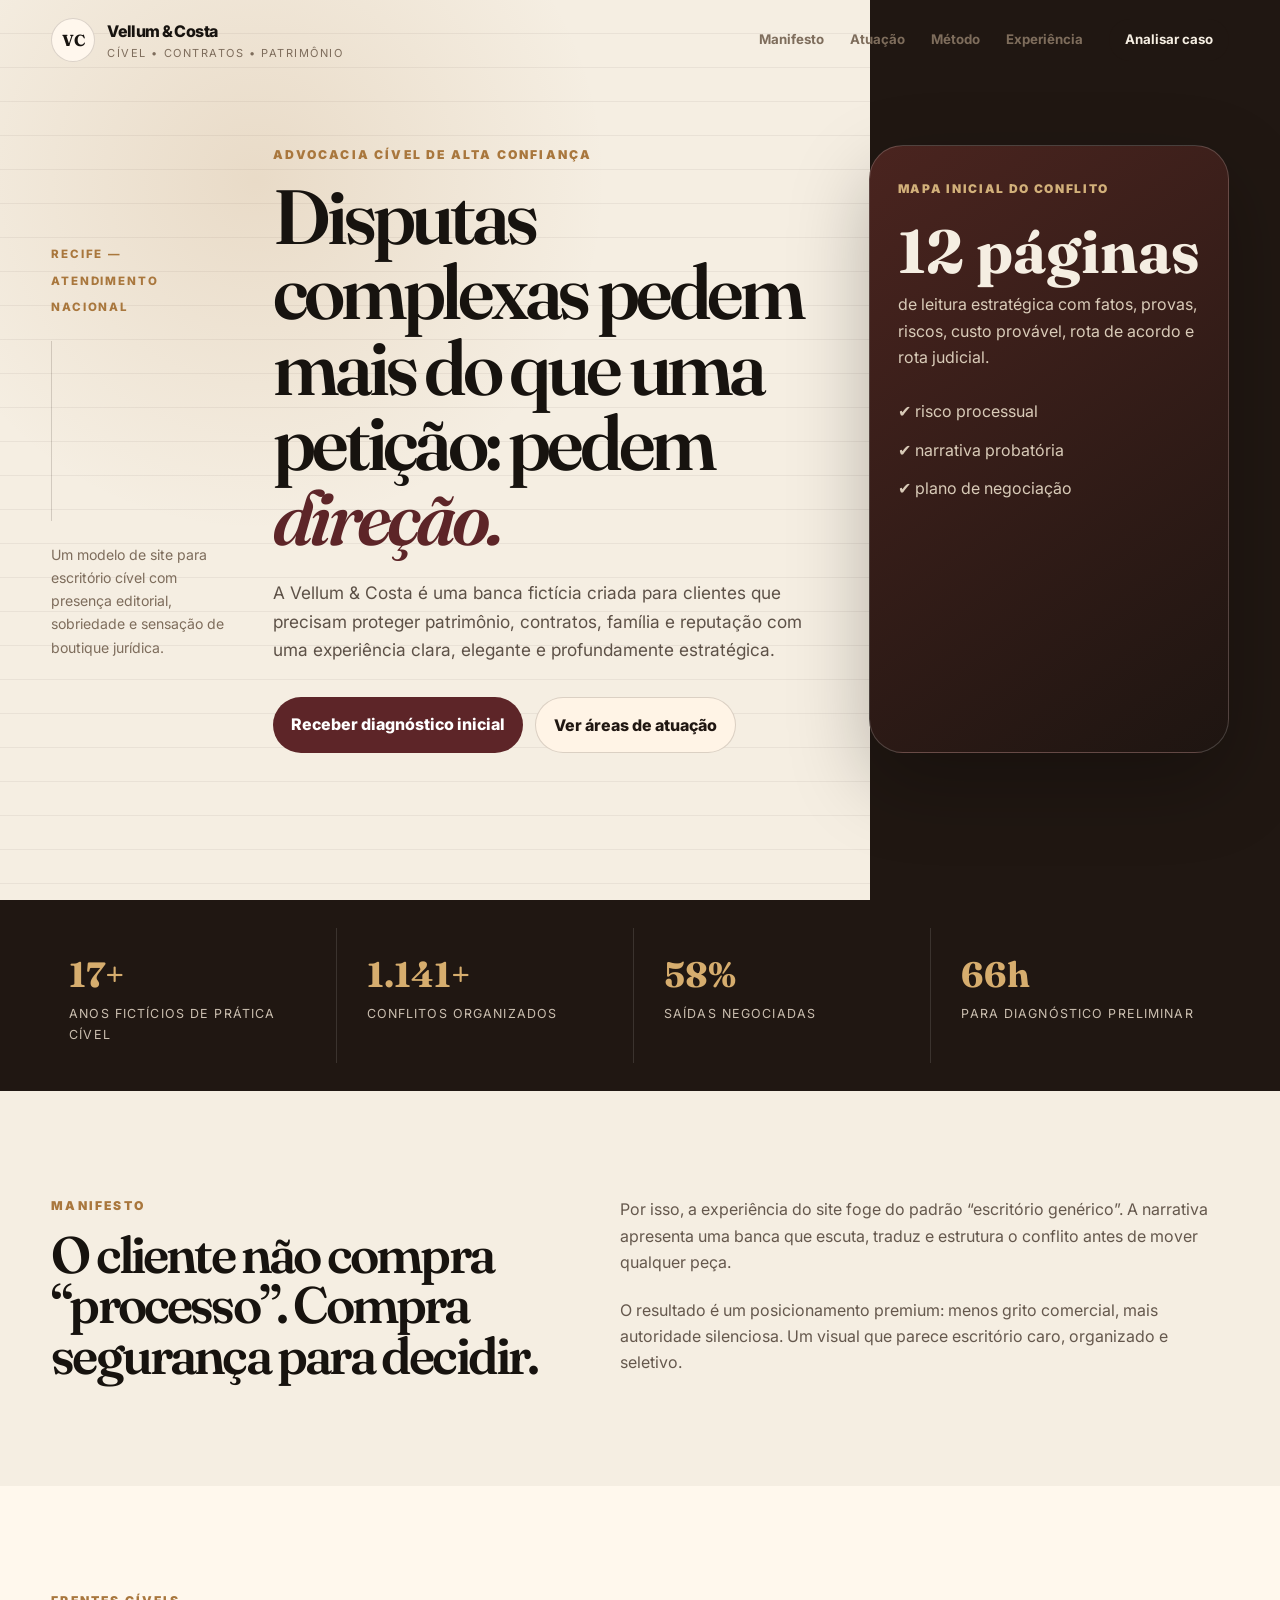
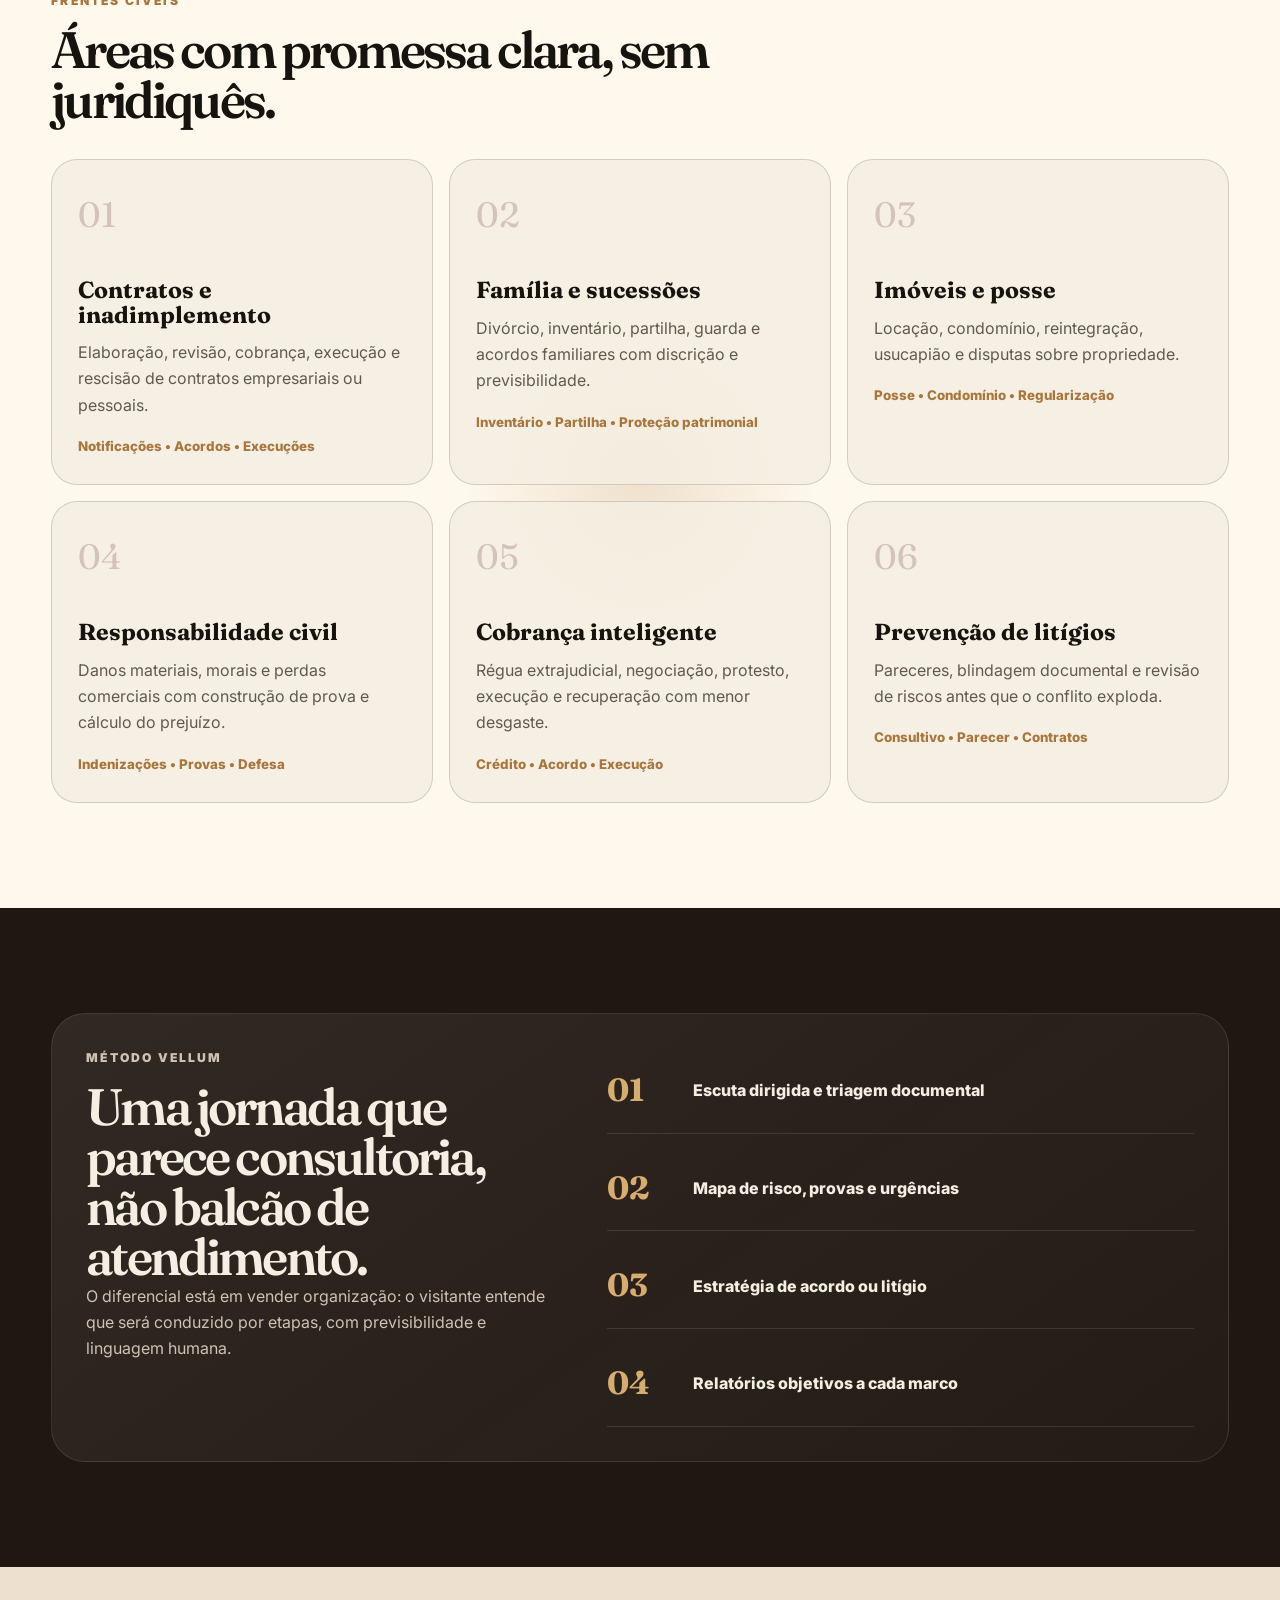
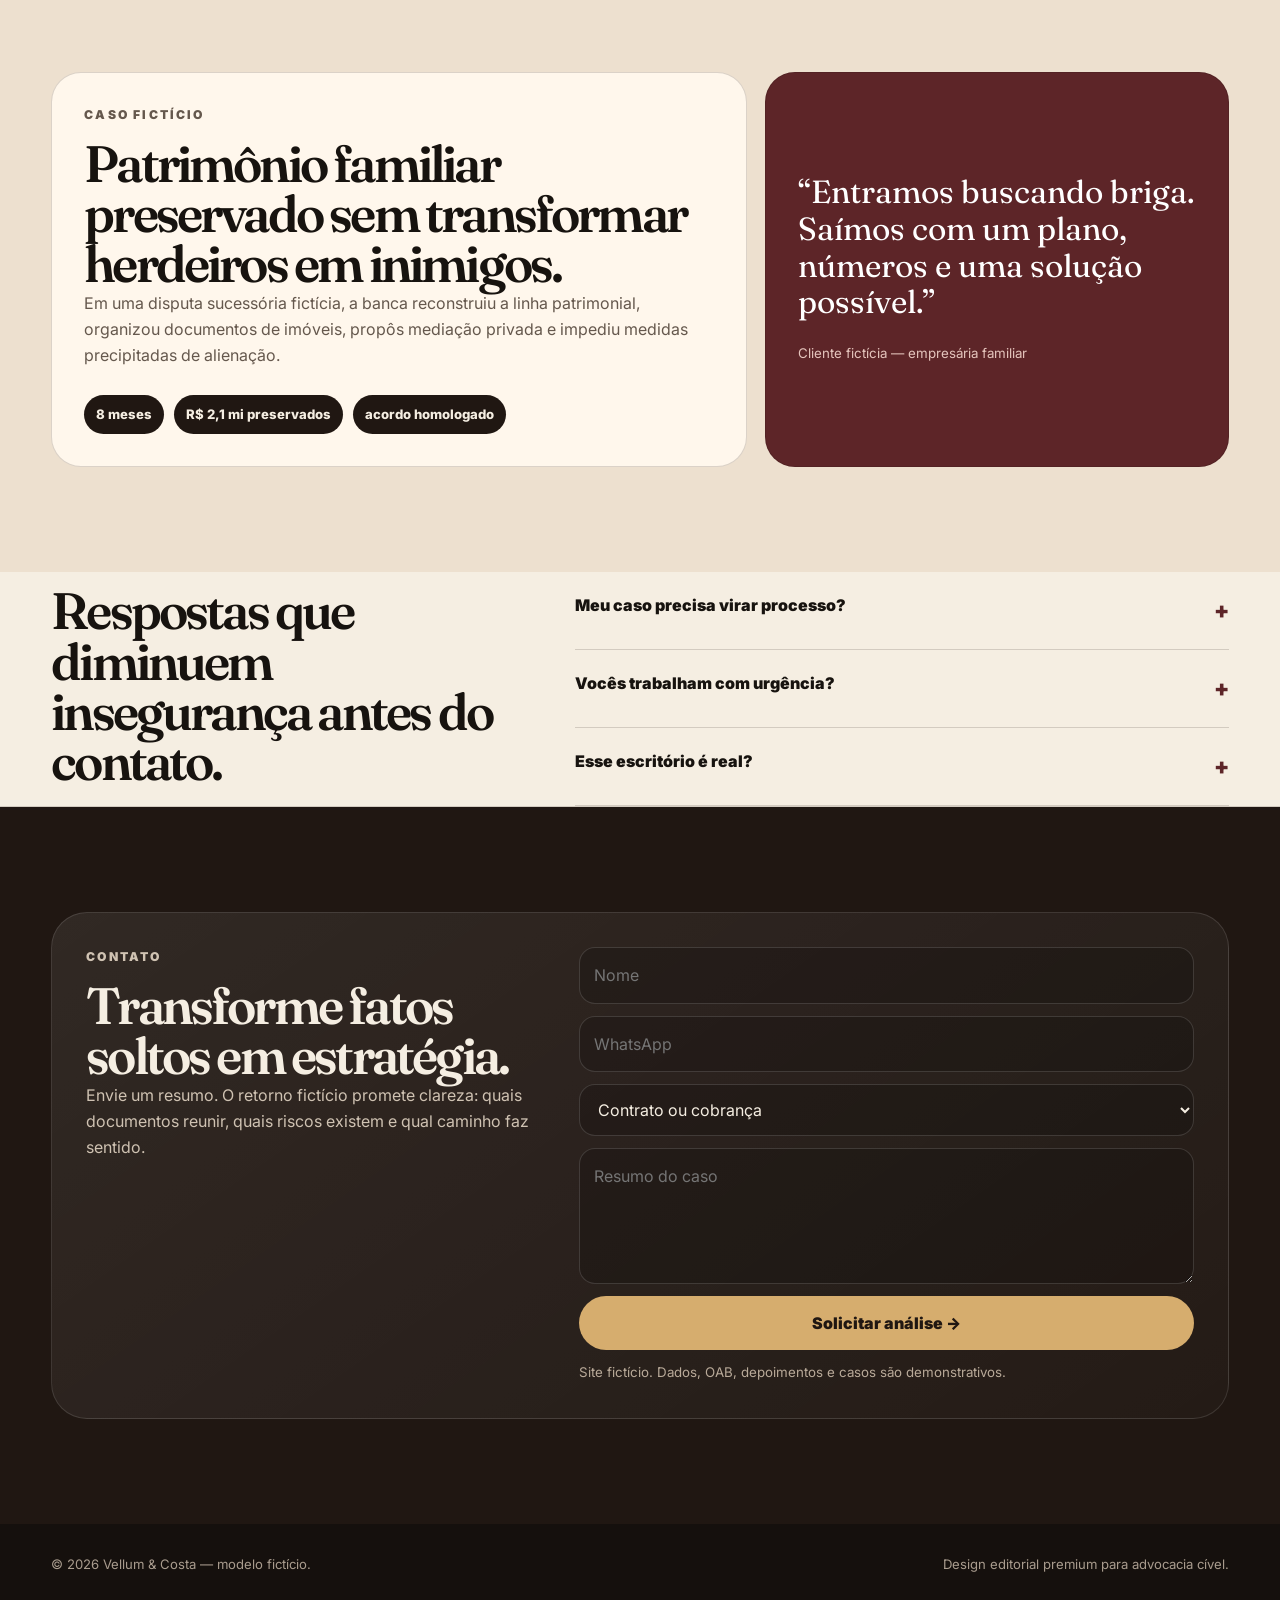
<file: civel/index.html>
<!DOCTYPE html><html lang="pt-BR"><head><meta charset="UTF-8"><meta name="viewport" content="width=device-width, initial-scale=1.0"><meta name="description" content="Modelo fictício profissional para escritório de advocacia cível, contratos, família, patrimônio e litígios."><title>Vellum & Costa | Advocacia Cível Patrimonial</title><link rel="stylesheet" href="style.css"></head><body>
<header class="topbar" data-header><div class="wrap navline"><a class="brand" href="#inicio"><span class="monogram">VC</span><span><b>Vellum & Costa</b><small>Cível • Contratos • Patrimônio</small></span></a><nav data-nav><a href="#manifesto">Manifesto</a><a href="#atuacao">Atuação</a><a href="#metodo">Método</a><a href="#experiencia">Experiência</a><a href="#contato" class="navbtn">Analisar caso</a></nav><button class="burger" data-menu><i></i><i></i><i></i></button></div></header>
<main id="inicio">
<section class="hero"><div class="wrap hero-grid"><aside class="hero-aside reveal"><span class="index">Recife — atendimento nacional</span><div class="aside-line"></div><p>Um modelo de site para escritório cível com presença editorial, sobriedade e sensação de boutique jurídica.</p></aside><div class="hero-main reveal"><p class="kicker">Advocacia cível de alta confiança</p><h1>Disputas complexas pedem mais do que uma petição: pedem <em>direção.</em></h1><p class="lead">A Vellum & Costa é uma banca fictícia criada para clientes que precisam proteger patrimônio, contratos, família e reputação com uma experiência clara, elegante e profundamente estratégica.</p><div class="actions"><a class="primary" href="#contato">Receber diagnóstico inicial</a><a class="secondary" href="#atuacao">Ver áreas de atuação</a></div></div><div class="hero-card reveal delay-2"><span class="card-label">Mapa inicial do conflito</span><strong>12 páginas</strong><p>de leitura estratégica com fatos, provas, riscos, custo provável, rota de acordo e rota judicial.</p><ul><li>✔ risco processual</li><li>✔ narrativa probatória</li><li>✔ plano de negociação</li></ul></div></div></section>
<section class="numbers"><div class="wrap number-grid"><div><b data-count="18" data-suffix="+">0</b><span>anos fictícios de prática cível</span></div><div><b data-count="1240" data-suffix="+">0</b><span>conflitos organizados</span></div><div><b data-count="63" data-suffix="%">0</b><span>saídas negociadas</span></div><div><b data-count="72" data-suffix="h">0</b><span>para diagnóstico preliminar</span></div></div></section>
<section class="manifesto section" id="manifesto"><div class="wrap split"><div class="reveal"><p class="kicker">Manifesto</p><h2>O cliente não compra “processo”. Compra segurança para decidir.</h2></div><div class="copy reveal delay-1"><p>Por isso, a experiência do site foge do padrão “escritório genérico”. A narrativa apresenta uma banca que escuta, traduz e estrutura o conflito antes de mover qualquer peça.</p><p>O resultado é um posicionamento premium: menos grito comercial, mais autoridade silenciosa. Um visual que parece escritório caro, organizado e seletivo.</p></div></div></section>
<section class="atuacao section" id="atuacao"><div class="wrap"><div class="section-head reveal"><p class="kicker">Frentes cíveis</p><h2>Áreas com promessa clara, sem juridiquês.</h2></div><div class="cards editorial" data-spotlight><article><span>01</span><h3>Contratos e inadimplemento</h3><p>Elaboração, revisão, cobrança, execução e rescisão de contratos empresariais ou pessoais.</p><small>Notificações • Acordos • Execuções</small></article><article><span>02</span><h3>Família e sucessões</h3><p>Divórcio, inventário, partilha, guarda e acordos familiares com discrição e previsibilidade.</p><small>Inventário • Partilha • Proteção patrimonial</small></article><article><span>03</span><h3>Imóveis e posse</h3><p>Locação, condomínio, reintegração, usucapião e disputas sobre propriedade.</p><small>Posse • Condomínio • Regularização</small></article><article><span>04</span><h3>Responsabilidade civil</h3><p>Danos materiais, morais e perdas comerciais com construção de prova e cálculo do prejuízo.</p><small>Indenizações • Provas • Defesa</small></article><article><span>05</span><h3>Cobrança inteligente</h3><p>Régua extrajudicial, negociação, protesto, execução e recuperação com menor desgaste.</p><small>Crédito • Acordo • Execução</small></article><article><span>06</span><h3>Prevenção de litígios</h3><p>Pareceres, blindagem documental e revisão de riscos antes que o conflito exploda.</p><small>Consultivo • Parecer • Contratos</small></article></div></div></section>
<section class="method section" id="metodo"><div class="wrap"><div class="method-board reveal"><div><p class="kicker">Método Vellum</p><h2>Uma jornada que parece consultoria, não balcão de atendimento.</h2><p>O diferencial está em vender organização: o visitante entende que será conduzido por etapas, com previsibilidade e linguagem humana.</p></div><ol><li><b>01</b><span>Escuta dirigida e triagem documental</span></li><li><b>02</b><span>Mapa de risco, provas e urgências</span></li><li><b>03</b><span>Estratégia de acordo ou litígio</span></li><li><b>04</b><span>Relatórios objetivos a cada marco</span></li></ol></div></div></section>
<section class="experience section" id="experiencia"><div class="wrap exp-grid"><div class="case reveal"><p class="kicker">Caso fictício</p><h2>Patrimônio familiar preservado sem transformar herdeiros em inimigos.</h2><p>Em uma disputa sucessória fictícia, a banca reconstruiu a linha patrimonial, organizou documentos de imóveis, propôs mediação privada e impediu medidas precipitadas de alienação.</p><div class="chips"><span>8 meses</span><span>R$ 2,1 mi preservados</span><span>acordo homologado</span></div></div><div class="quote reveal delay-1"><p>“Entramos buscando briga. Saímos com um plano, números e uma solução possível.”</p><small>Cliente fictícia — empresária familiar</small></div></div></section>
<section class="faq section"><div class="wrap faq-grid"><div class="reveal"><p class="kicker">Dúvidas</p><h2>Respostas que diminuem insegurança antes do contato.</h2></div><div class="faq-list reveal delay-1"><div data-faq class="faq"><button>Meu caso precisa virar processo?<span>+</span></button><p>Nem sempre. O diagnóstico mostra se a negociação é mais vantajosa ou se a ação judicial é necessária.</p></div><div data-faq class="faq"><button>Vocês trabalham com urgência?<span>+</span></button><p>Sim. Casos com prazo, bloqueio, ameaça de perda patrimonial ou audiência próxima entram em triagem prioritária.</p></div><div data-faq class="faq"><button>Esse escritório é real?<span>+</span></button><p>Não. É um modelo fictício e demonstrativo para portfólio comercial.</p></div></div></div></section>
<section class="contact section" id="contato"><div class="wrap contact-card reveal"><div><p class="kicker">Contato</p><h2>Transforme fatos soltos em estratégia.</h2><p>Envie um resumo. O retorno fictício promete clareza: quais documentos reunir, quais riscos existem e qual caminho faz sentido.</p></div><form data-form><input required placeholder="Nome"><input required placeholder="WhatsApp"><select><option>Contrato ou cobrança</option><option>Família ou inventário</option><option>Imóvel ou posse</option><option>Indenização</option></select><textarea rows="4" placeholder="Resumo do caso"></textarea><button>Solicitar análise →</button><small>Site fictício. Dados, OAB, depoimentos e casos são demonstrativos.</small></form></div></section>
</main><footer><div class="wrap foot"><span>© 2026 Vellum & Costa — modelo fictício.</span><span>Design editorial premium para advocacia cível.</span></div></footer><script src="script.js"></script></body></html>
</file>
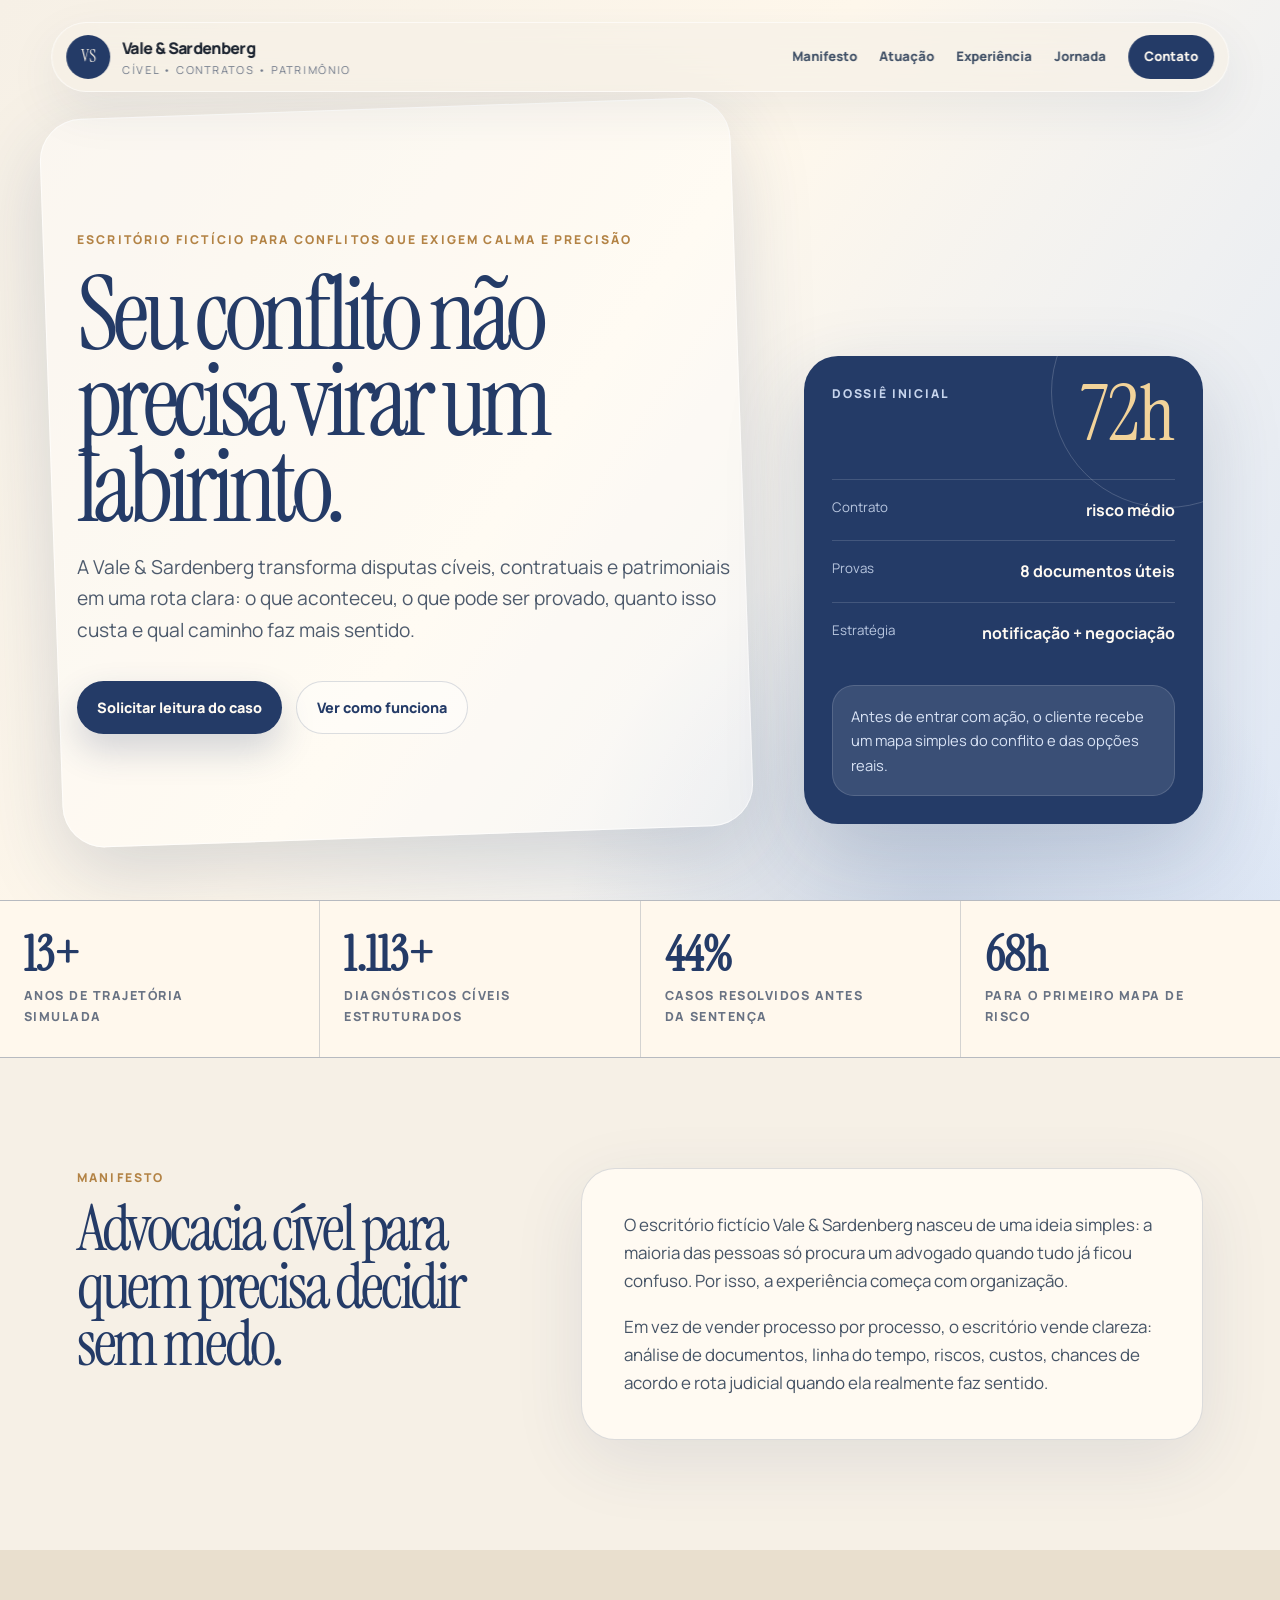
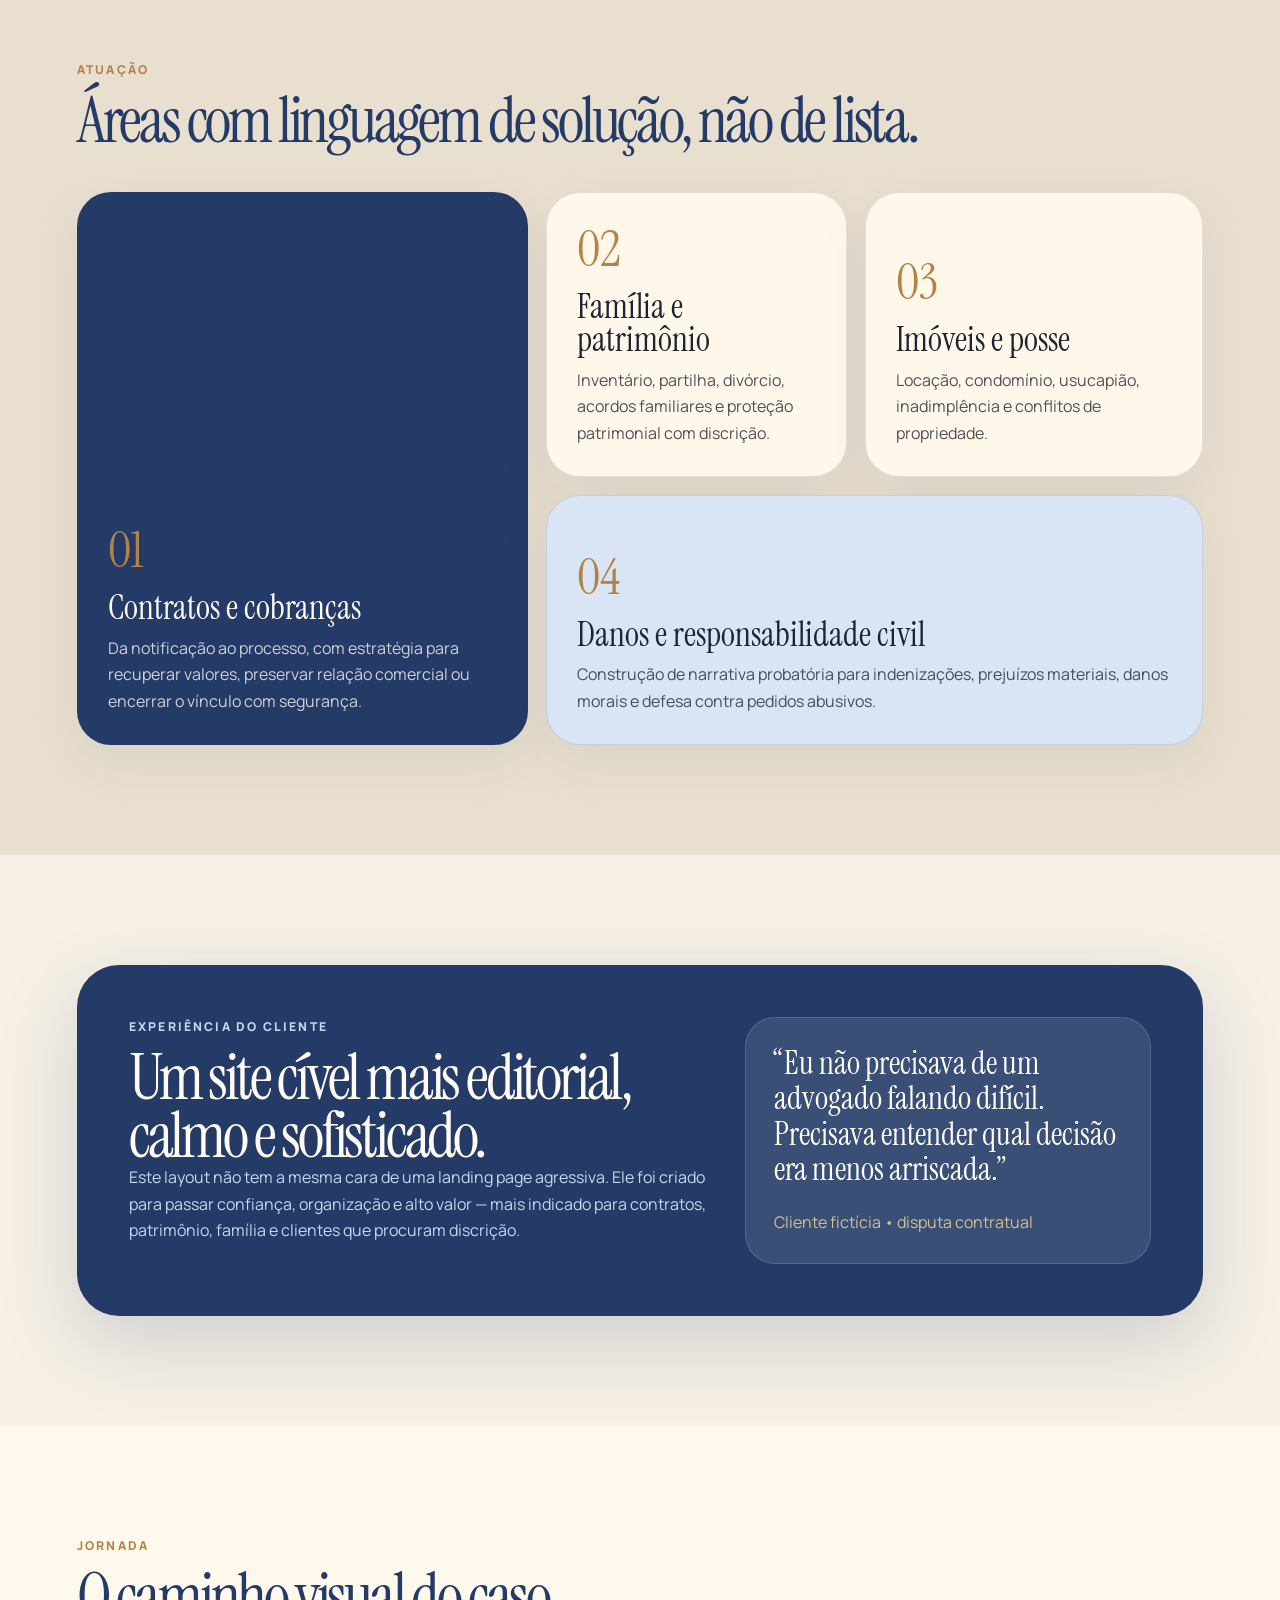
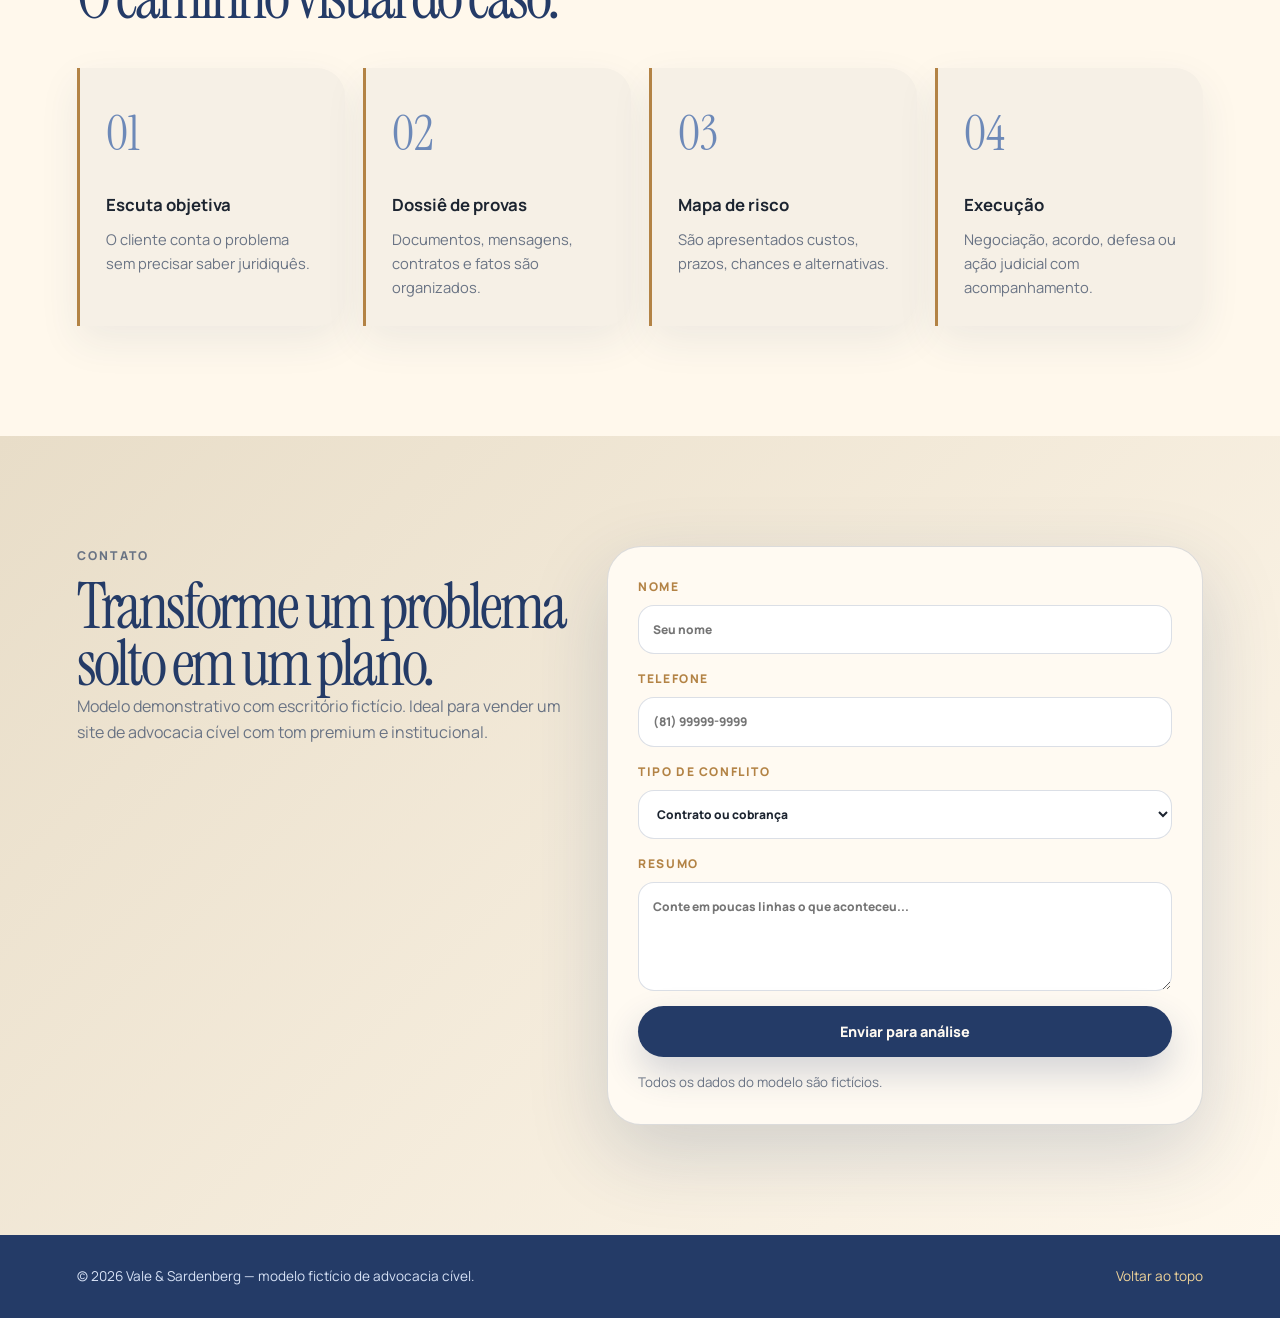
<file: civel2/index.html>
<!DOCTYPE html>
<html lang="pt-BR">
<head>
  <meta charset="UTF-8" />
  <meta name="viewport" content="width=device-width, initial-scale=1.0" />
  <meta name="description" content="Modelo fictício de site premium para escritório de advocacia cível, com foco em contratos, patrimônio, família e disputas estratégicas." />
  <title>Vale & Sardenberg | Advocacia Cível de Estratégia</title>
  <link rel="stylesheet" href="style.css" />
</head>
<body>
  <header class="topbar" data-header>
    <a class="brand" href="#inicio" aria-label="Início">
      <span class="brand-symbol">VS</span>
      <span class="brand-text"><strong>Vale & Sardenberg</strong><small>cível • contratos • patrimônio</small></span>
    </a>
    <nav class="nav" data-nav>
      <a href="#manifesto">Manifesto</a>
      <a href="#atuacao">Atuação</a>
      <a href="#experiencia">Experiência</a>
      <a href="#jornada">Jornada</a>
      <a href="#contato">Contato</a>
    </nav>
    <button class="menu" data-menu aria-label="Abrir menu"><span></span><span></span></button>
  </header>

  <main id="inicio">
    <section class="hero">
      <div class="hero-paper" aria-hidden="true"></div>
      <div class="hero-content">
        <p class="kicker">Escritório fictício para conflitos que exigem calma e precisão</p>
        <h1>Seu conflito não precisa virar um labirinto.</h1>
        <p class="lead">A Vale & Sardenberg transforma disputas cíveis, contratuais e patrimoniais em uma rota clara: o que aconteceu, o que pode ser provado, quanto isso custa e qual caminho faz mais sentido.</p>
        <div class="hero-actions">
          <a href="#contato" class="btn primary">Solicitar leitura do caso</a>
          <a href="#jornada" class="btn ghost">Ver como funciona</a>
        </div>
      </div>
      <aside class="case-dossier" aria-label="Painel de diagnóstico jurídico">
        <div class="dossier-head">
          <span>Dossiê inicial</span>
          <b>72h</b>
        </div>
        <div class="dossier-line"><small>Contrato</small><strong>risco médio</strong></div>
        <div class="dossier-line"><small>Provas</small><strong>8 documentos úteis</strong></div>
        <div class="dossier-line"><small>Estratégia</small><strong>notificação + negociação</strong></div>
        <div class="dossier-note">Antes de entrar com ação, o cliente recebe um mapa simples do conflito e das opções reais.</div>
      </aside>
    </section>

    <section class="metrics" aria-label="Números fictícios">
      <div><strong data-count="14" data-suffix="+">0</strong><span>anos de trajetória simulada</span></div>
      <div><strong data-count="1180" data-suffix="+">0</strong><span>diagnósticos cíveis estruturados</span></div>
      <div><strong data-count="47" data-suffix="%">0</strong><span>casos resolvidos antes da sentença</span></div>
      <div><strong data-count="72" data-suffix="h">0</strong><span>para o primeiro mapa de risco</span></div>
    </section>

    <section class="manifesto section" id="manifesto">
      <div class="text-col reveal">
        <p class="eyebrow">Manifesto</p>
        <h2>Advocacia cível para quem precisa decidir sem medo.</h2>
      </div>
      <div class="manifesto-card reveal delay-1">
        <p>O escritório fictício Vale & Sardenberg nasceu de uma ideia simples: a maioria das pessoas só procura um advogado quando tudo já ficou confuso. Por isso, a experiência começa com organização.</p>
        <p>Em vez de vender processo por processo, o escritório vende clareza: análise de documentos, linha do tempo, riscos, custos, chances de acordo e rota judicial quando ela realmente faz sentido.</p>
      </div>
    </section>

    <section class="atuacao section" id="atuacao">
      <div class="section-title reveal">
        <p class="eyebrow">Atuação</p>
        <h2>Áreas com linguagem de solução, não de lista.</h2>
      </div>
      <div class="mosaic">
        <article class="tile large reveal">
          <span>01</span>
          <h3>Contratos e cobranças</h3>
          <p>Da notificação ao processo, com estratégia para recuperar valores, preservar relação comercial ou encerrar o vínculo com segurança.</p>
        </article>
        <article class="tile reveal delay-1">
          <span>02</span>
          <h3>Família e patrimônio</h3>
          <p>Inventário, partilha, divórcio, acordos familiares e proteção patrimonial com discrição.</p>
        </article>
        <article class="tile reveal delay-2">
          <span>03</span>
          <h3>Imóveis e posse</h3>
          <p>Locação, condomínio, usucapião, inadimplência e conflitos de propriedade.</p>
        </article>
        <article class="tile wide reveal delay-1">
          <span>04</span>
          <h3>Danos e responsabilidade civil</h3>
          <p>Construção de narrativa probatória para indenizações, prejuízos materiais, danos morais e defesa contra pedidos abusivos.</p>
        </article>
      </div>
    </section>

    <section class="experience section" id="experiencia">
      <div class="experience-panel reveal">
        <div>
          <p class="eyebrow">Experiência do cliente</p>
          <h2>Um site cível mais editorial, calmo e sofisticado.</h2>
          <p>Este layout não tem a mesma cara de uma landing page agressiva. Ele foi criado para passar confiança, organização e alto valor — mais indicado para contratos, patrimônio, família e clientes que procuram discrição.</p>
        </div>
        <div class="quote-card">
          <p>“Eu não precisava de um advogado falando difícil. Precisava entender qual decisão era menos arriscada.”</p>
          <span>Cliente fictícia • disputa contratual</span>
        </div>
      </div>
    </section>

    <section class="jornada section" id="jornada">
      <div class="section-title reveal">
        <p class="eyebrow">Jornada</p>
        <h2>O caminho visual do caso.</h2>
      </div>
      <div class="timeline">
        <div class="timeline-item reveal"><b>01</b><h3>Escuta objetiva</h3><p>O cliente conta o problema sem precisar saber juridiquês.</p></div>
        <div class="timeline-item reveal delay-1"><b>02</b><h3>Dossiê de provas</h3><p>Documentos, mensagens, contratos e fatos são organizados.</p></div>
        <div class="timeline-item reveal delay-2"><b>03</b><h3>Mapa de risco</h3><p>São apresentados custos, prazos, chances e alternativas.</p></div>
        <div class="timeline-item reveal delay-3"><b>04</b><h3>Execução</h3><p>Negociação, acordo, defesa ou ação judicial com acompanhamento.</p></div>
      </div>
    </section>

    <section class="contact section" id="contato">
      <div class="contact-copy reveal">
        <p class="eyebrow">Contato</p>
        <h2>Transforme um problema solto em um plano.</h2>
        <p>Modelo demonstrativo com escritório fictício. Ideal para vender um site de advocacia cível com tom premium e institucional.</p>
      </div>
      <form class="form reveal delay-1" data-form>
        <label>Nome<input required placeholder="Seu nome" /></label>
        <label>Telefone<input required placeholder="(81) 99999-9999" /></label>
        <label>Tipo de conflito<select><option>Contrato ou cobrança</option><option>Família e sucessões</option><option>Imóvel ou locação</option><option>Danos e indenização</option></select></label>
        <label>Resumo<textarea rows="4" placeholder="Conte em poucas linhas o que aconteceu..."></textarea></label>
        <button class="btn primary" type="submit">Enviar para análise</button>
        <small>Todos os dados do modelo são fictícios.</small>
      </form>
    </section>
  </main>

  <footer class="footer">
    <p>© 2026 Vale & Sardenberg — modelo fictício de advocacia cível.</p>
    <a href="#inicio">Voltar ao topo</a>
  </footer>
  <script src="script.js"></script>
</body>
</html>
</file>
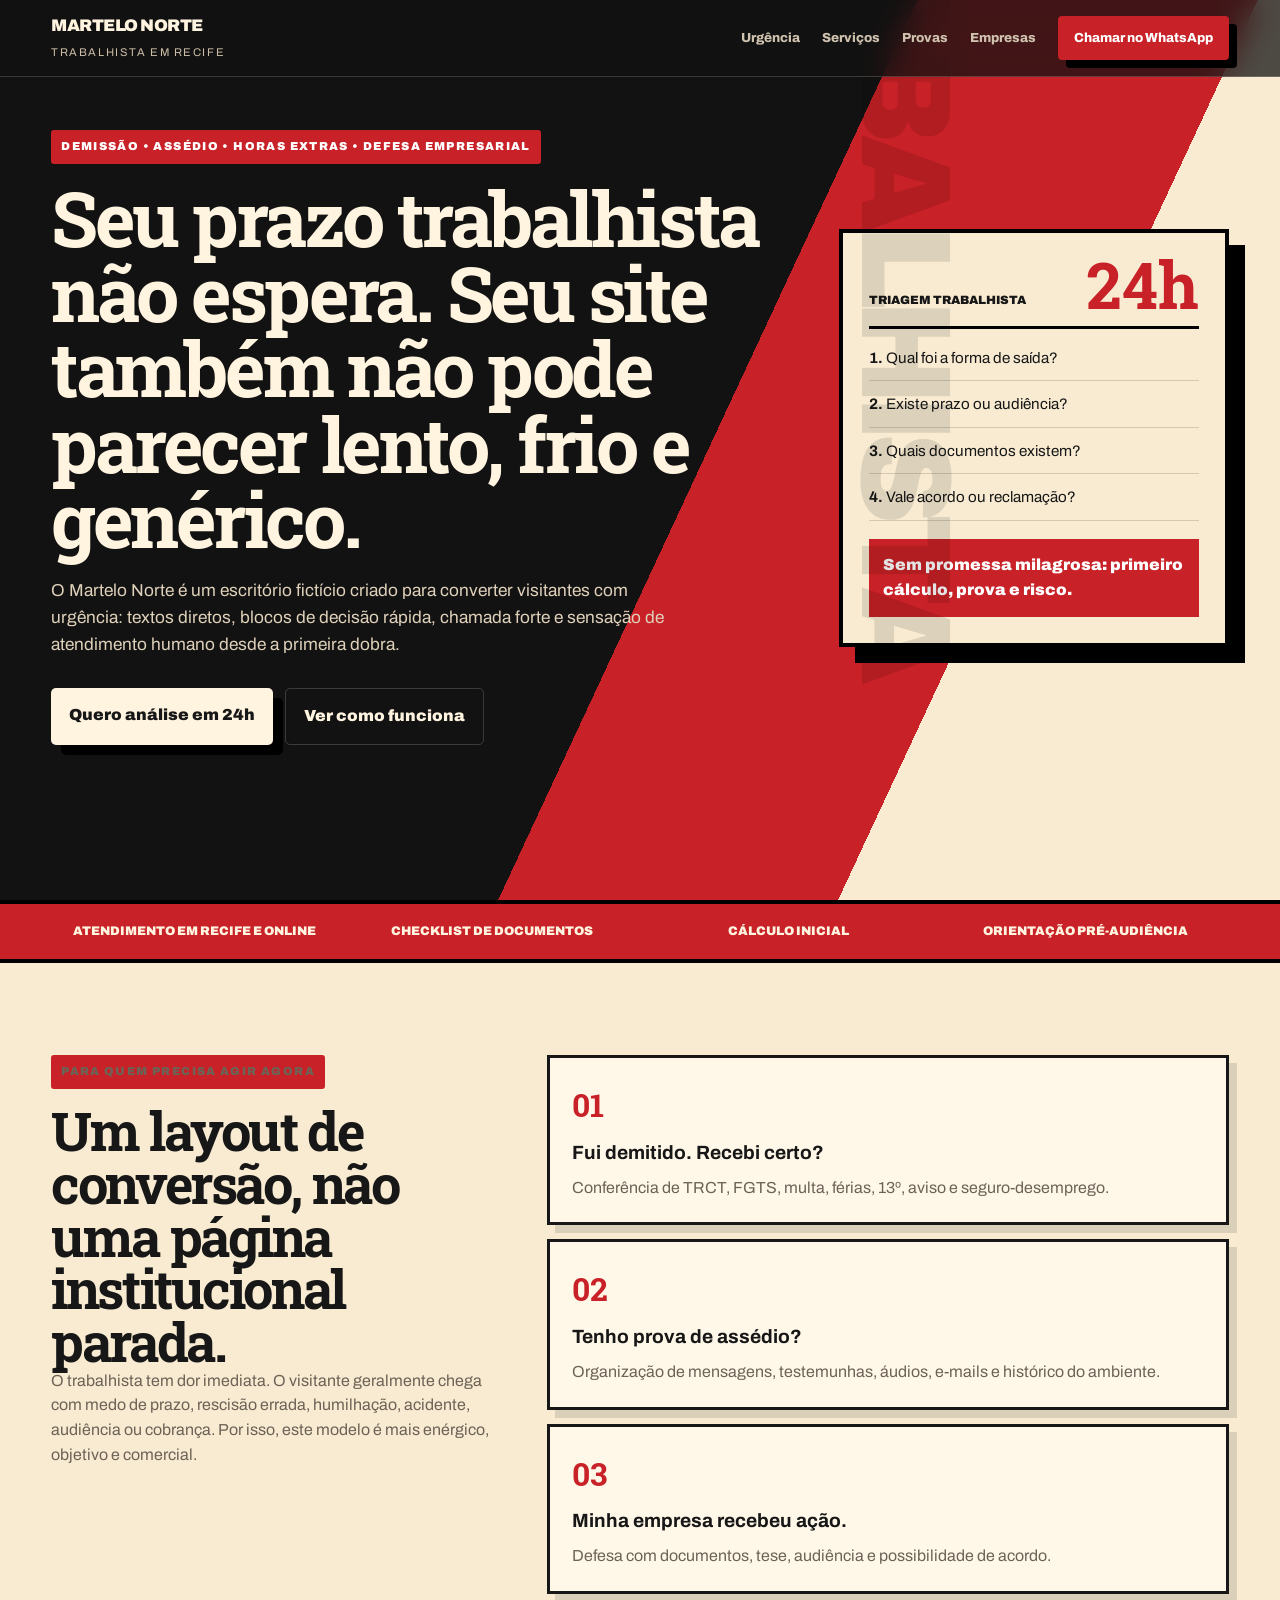
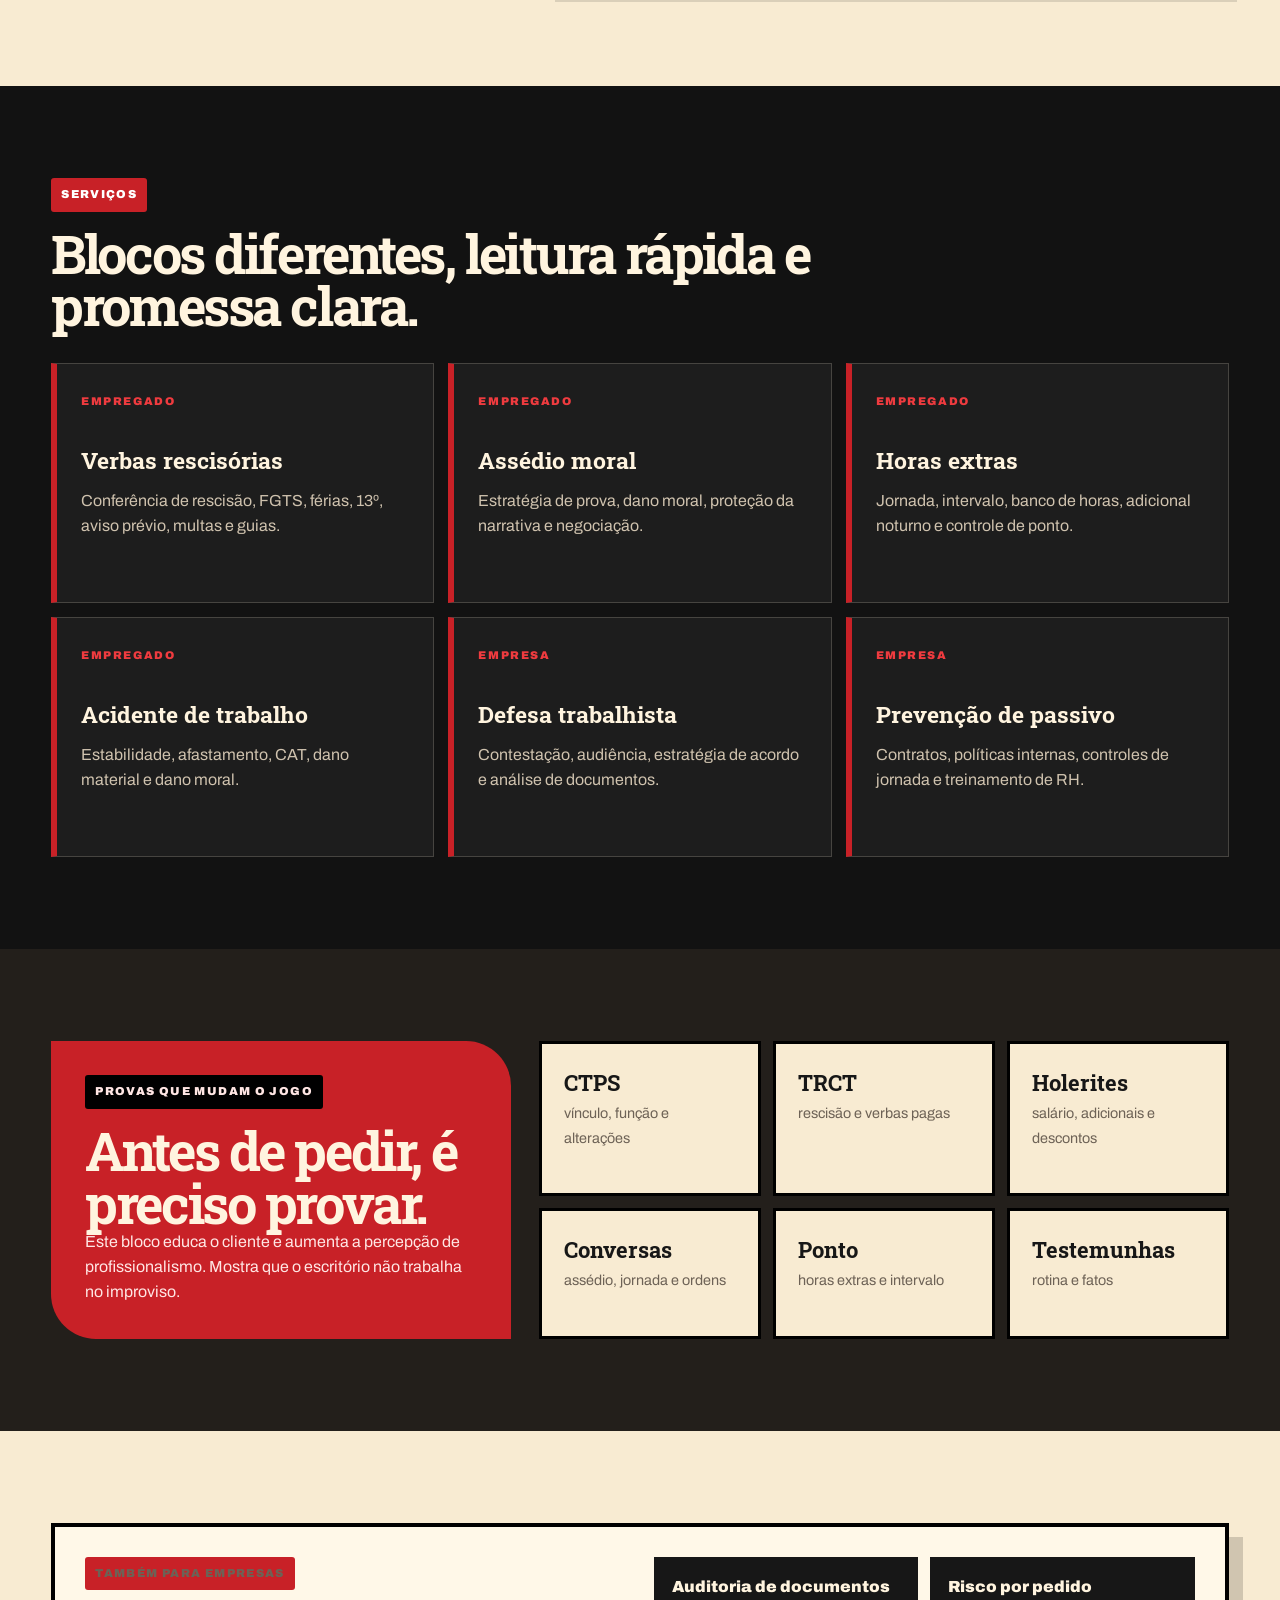
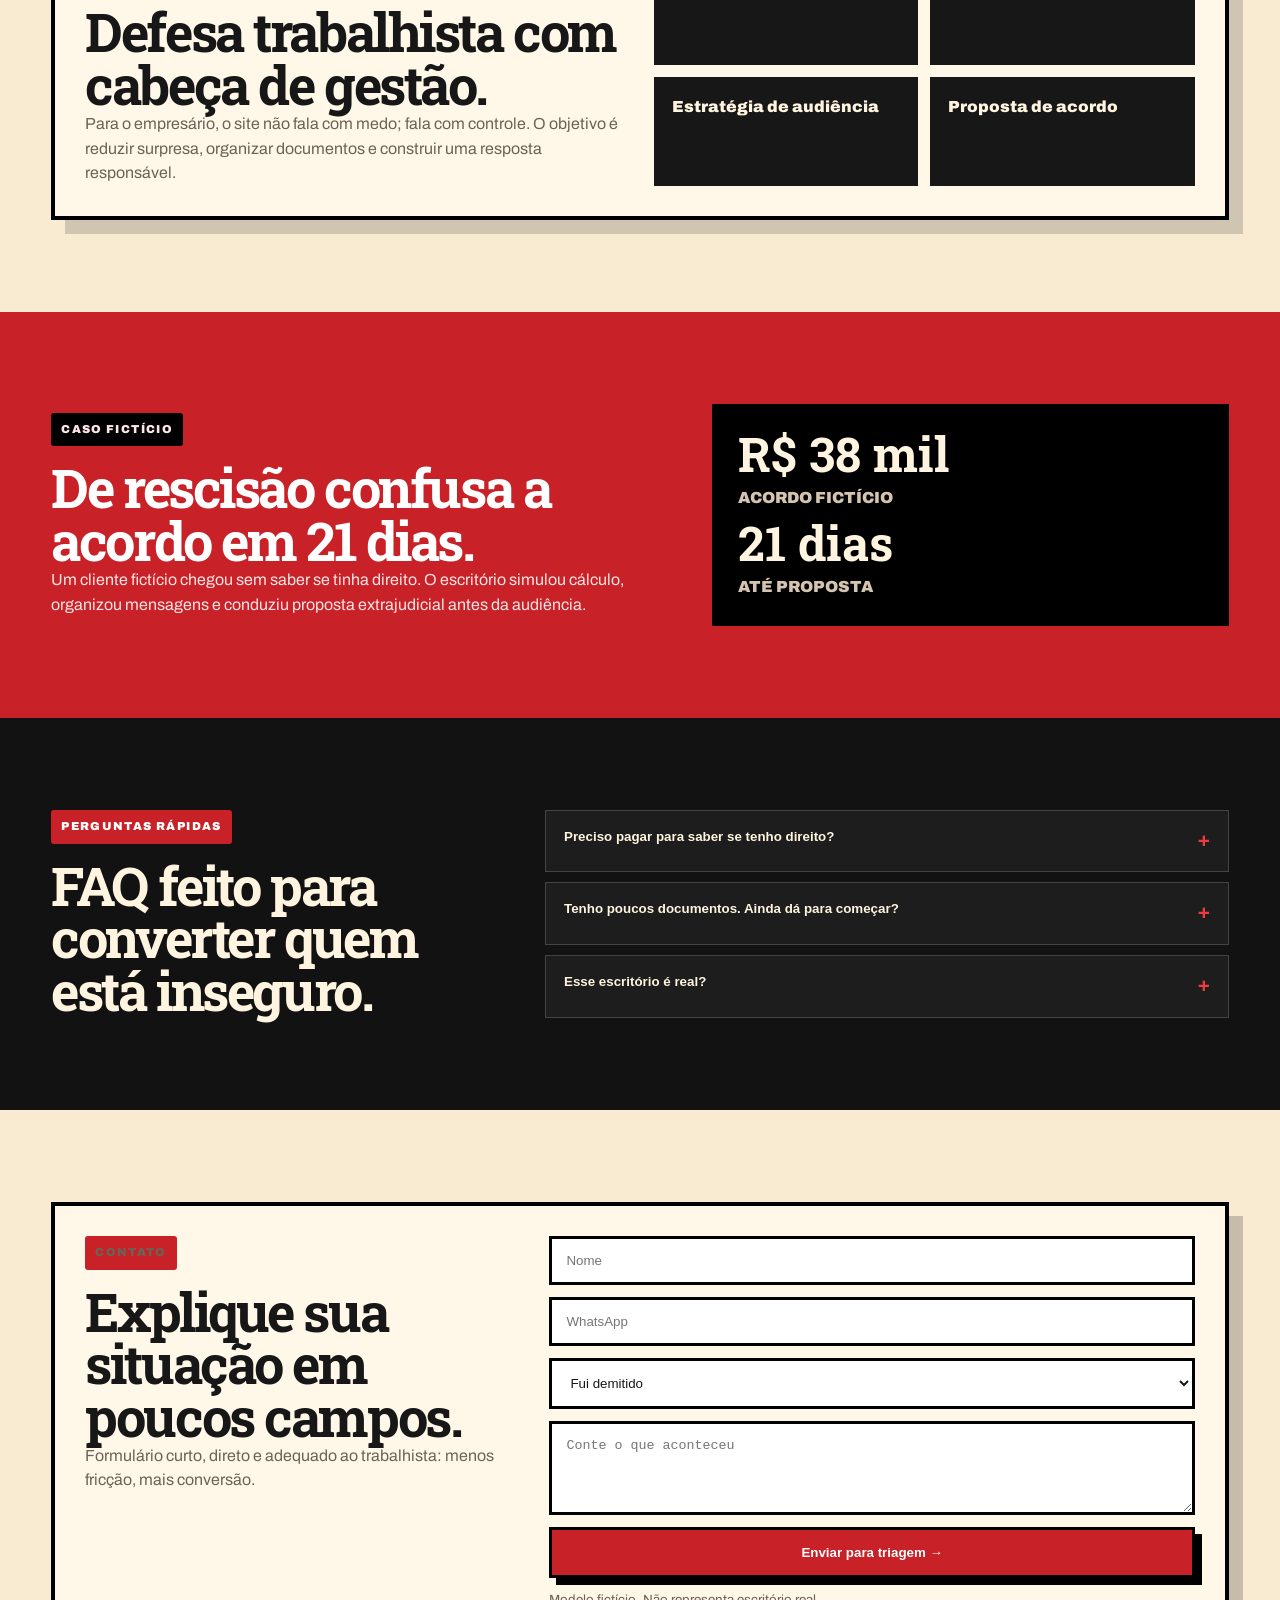
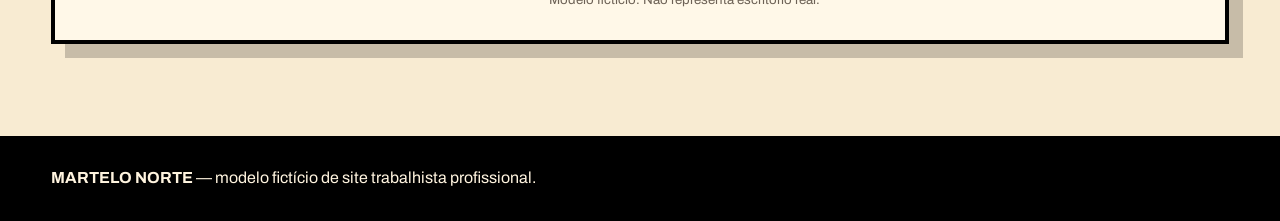
<file: trabalhista/index.html>
<!DOCTYPE html><html lang="pt-BR"><head><meta charset="UTF-8"><meta name="viewport" content="width=device-width, initial-scale=1.0"><meta name="description" content="Modelo fictício profissional para advocacia trabalhista em Recife, com atendimento para trabalhadores e empresas."><title>Martelo Norte | Advocacia Trabalhista</title><link rel="stylesheet" href="style.css"></head><body>
<header class="bar" data-header><div class="wrap bar-in"><a class="brand" href="#inicio"><b>MARTELO NORTE</b><span>Trabalhista em Recife</span></a><nav data-nav><a href="#urgencia">Urgência</a><a href="#servicos">Serviços</a><a href="#provas">Provas</a><a href="#empresas">Empresas</a><a href="#contato" class="call">Chamar no WhatsApp</a></nav><button class="menu" data-menu><i></i><i></i><i></i></button></div></header>
<main id="inicio"><section class="hero"><div class="wrap hero-layout"><div class="hero-copy reveal"><span class="label">Demissão • Assédio • Horas extras • Defesa empresarial</span><h1>Seu prazo trabalhista não espera. Seu site também não pode parecer lento, frio e genérico.</h1><p>O Martelo Norte é um escritório fictício criado para converter visitantes com urgência: textos diretos, blocos de decisão rápida, chamada forte e sensação de atendimento humano desde a primeira dobra.</p><div class="hero-actions"><a href="#contato">Quero análise em 24h</a><a href="#servicos">Ver como funciona</a></div></div><aside class="triage reveal delay-1"><div class="triage-top"><span>Triagem trabalhista</span><b>24h</b></div><div class="checks"><p><strong>1.</strong> Qual foi a forma de saída?</p><p><strong>2.</strong> Existe prazo ou audiência?</p><p><strong>3.</strong> Quais documentos existem?</p><p><strong>4.</strong> Vale acordo ou reclamação?</p></div><div class="alert">Sem promessa milagrosa: primeiro cálculo, prova e risco.</div></aside></div></section>
<section class="ticker"><div class="wrap ticker-grid"><span>Atendimento em Recife e online</span><span>Checklist de documentos</span><span>Cálculo inicial</span><span>Orientação pré-audiência</span></div></section>
<section class="urgency section" id="urgencia"><div class="wrap urgency-grid"><div class="reveal"><p class="label">Para quem precisa agir agora</p><h2>Um layout de conversão, não uma página institucional parada.</h2><p>O trabalhista tem dor imediata. O visitante geralmente chega com medo de prazo, rescisão errada, humilhação, acidente, audiência ou cobrança. Por isso, este modelo é mais enérgico, objetivo e comercial.</p></div><div class="urgent-list reveal delay-1"><article><b>01</b><h3>Fui demitido. Recebi certo?</h3><p>Conferência de TRCT, FGTS, multa, férias, 13º, aviso e seguro-desemprego.</p></article><article><b>02</b><h3>Tenho prova de assédio?</h3><p>Organização de mensagens, testemunhas, áudios, e-mails e histórico do ambiente.</p></article><article><b>03</b><h3>Minha empresa recebeu ação.</h3><p>Defesa com documentos, tese, audiência e possibilidade de acordo.</p></article></div></div></section>
<section class="services section" id="servicos"><div class="wrap"><div class="head reveal"><p class="label">Serviços</p><h2>Blocos diferentes, leitura rápida e promessa clara.</h2></div><div class="service-grid"><article class="reveal"><span>Empregado</span><h3>Verbas rescisórias</h3><p>Conferência de rescisão, FGTS, férias, 13º, aviso prévio, multas e guias.</p></article><article class="reveal delay-1"><span>Empregado</span><h3>Assédio moral</h3><p>Estratégia de prova, dano moral, proteção da narrativa e negociação.</p></article><article class="reveal delay-2"><span>Empregado</span><h3>Horas extras</h3><p>Jornada, intervalo, banco de horas, adicional noturno e controle de ponto.</p></article><article class="reveal"><span>Empregado</span><h3>Acidente de trabalho</h3><p>Estabilidade, afastamento, CAT, dano material e dano moral.</p></article><article class="reveal delay-1"><span>Empresa</span><h3>Defesa trabalhista</h3><p>Contestação, audiência, estratégia de acordo e análise de documentos.</p></article><article class="reveal delay-2"><span>Empresa</span><h3>Prevenção de passivo</h3><p>Contratos, políticas internas, controles de jornada e treinamento de RH.</p></article></div></div></section>
<section class="proof section" id="provas"><div class="wrap proof-grid"><div class="proof-card reveal"><p class="label">Provas que mudam o jogo</p><h2>Antes de pedir, é preciso provar.</h2><p>Este bloco educa o cliente e aumenta a percepção de profissionalismo. Mostra que o escritório não trabalha no improviso.</p></div><div class="evidence reveal delay-1"><div><b>CTPS</b><span>vínculo, função e alterações</span></div><div><b>TRCT</b><span>rescisão e verbas pagas</span></div><div><b>Holerites</b><span>salário, adicionais e descontos</span></div><div><b>Conversas</b><span>assédio, jornada e ordens</span></div><div><b>Ponto</b><span>horas extras e intervalo</span></div><div><b>Testemunhas</b><span>rotina e fatos</span></div></div></div></section>
<section class="companies section" id="empresas"><div class="wrap company-panel reveal"><div><p class="label">Também para empresas</p><h2>Defesa trabalhista com cabeça de gestão.</h2><p>Para o empresário, o site não fala com medo; fala com controle. O objetivo é reduzir surpresa, organizar documentos e construir uma resposta responsável.</p></div><div class="company-steps"><span>Auditoria de documentos</span><span>Risco por pedido</span><span>Estratégia de audiência</span><span>Proposta de acordo</span></div></div></section>
<section class="case section"><div class="wrap case-line reveal"><div><p class="label">Caso fictício</p><h2>De rescisão confusa a acordo em 21 dias.</h2><p>Um cliente fictício chegou sem saber se tinha direito. O escritório simulou cálculo, organizou mensagens e conduziu proposta extrajudicial antes da audiência.</p></div><div class="results"><strong>R$ 38 mil</strong><span>acordo fictício</span><strong>21 dias</strong><span>até proposta</span></div></div></section>
<section class="faqsec section"><div class="wrap faq-grid"><div><p class="label">Perguntas rápidas</p><h2>FAQ feito para converter quem está inseguro.</h2></div><div class="faqs"><div class="faq" data-faq><button>Preciso pagar para saber se tenho direito?<span>+</span></button><p>O modelo pode oferecer triagem inicial para entender documentos e viabilidade antes de proposta completa.</p></div><div class="faq" data-faq><button>Tenho poucos documentos. Ainda dá para começar?<span>+</span></button><p>Sim. A primeira etapa é justamente descobrir o que existe e o que ainda pode ser recuperado.</p></div><div class="faq" data-faq><button>Esse escritório é real?<span>+</span></button><p>Não. É uma marca fictícia criada para portfólio e demonstração comercial.</p></div></div></div></section>
<section class="contact section" id="contato"><div class="wrap contact-grid reveal"><div><p class="label">Contato</p><h2>Explique sua situação em poucos campos.</h2><p>Formulário curto, direto e adequado ao trabalhista: menos fricção, mais conversão.</p></div><form data-form><input required placeholder="Nome"><input required placeholder="WhatsApp"><select><option>Fui demitido</option><option>Sofri assédio</option><option>Tenho audiência/prazo</option><option>Sou empresa e preciso de defesa</option></select><textarea rows="4" placeholder="Conte o que aconteceu"></textarea><button>Enviar para triagem →</button><small>Modelo fictício. Não representa escritório real.</small></form></div></section>
</main><footer><div class="wrap"><b>MARTELO NORTE</b><span> — modelo fictício de site trabalhista profissional.</span></div></footer><script src="script.js"></script></body></html>
</file>
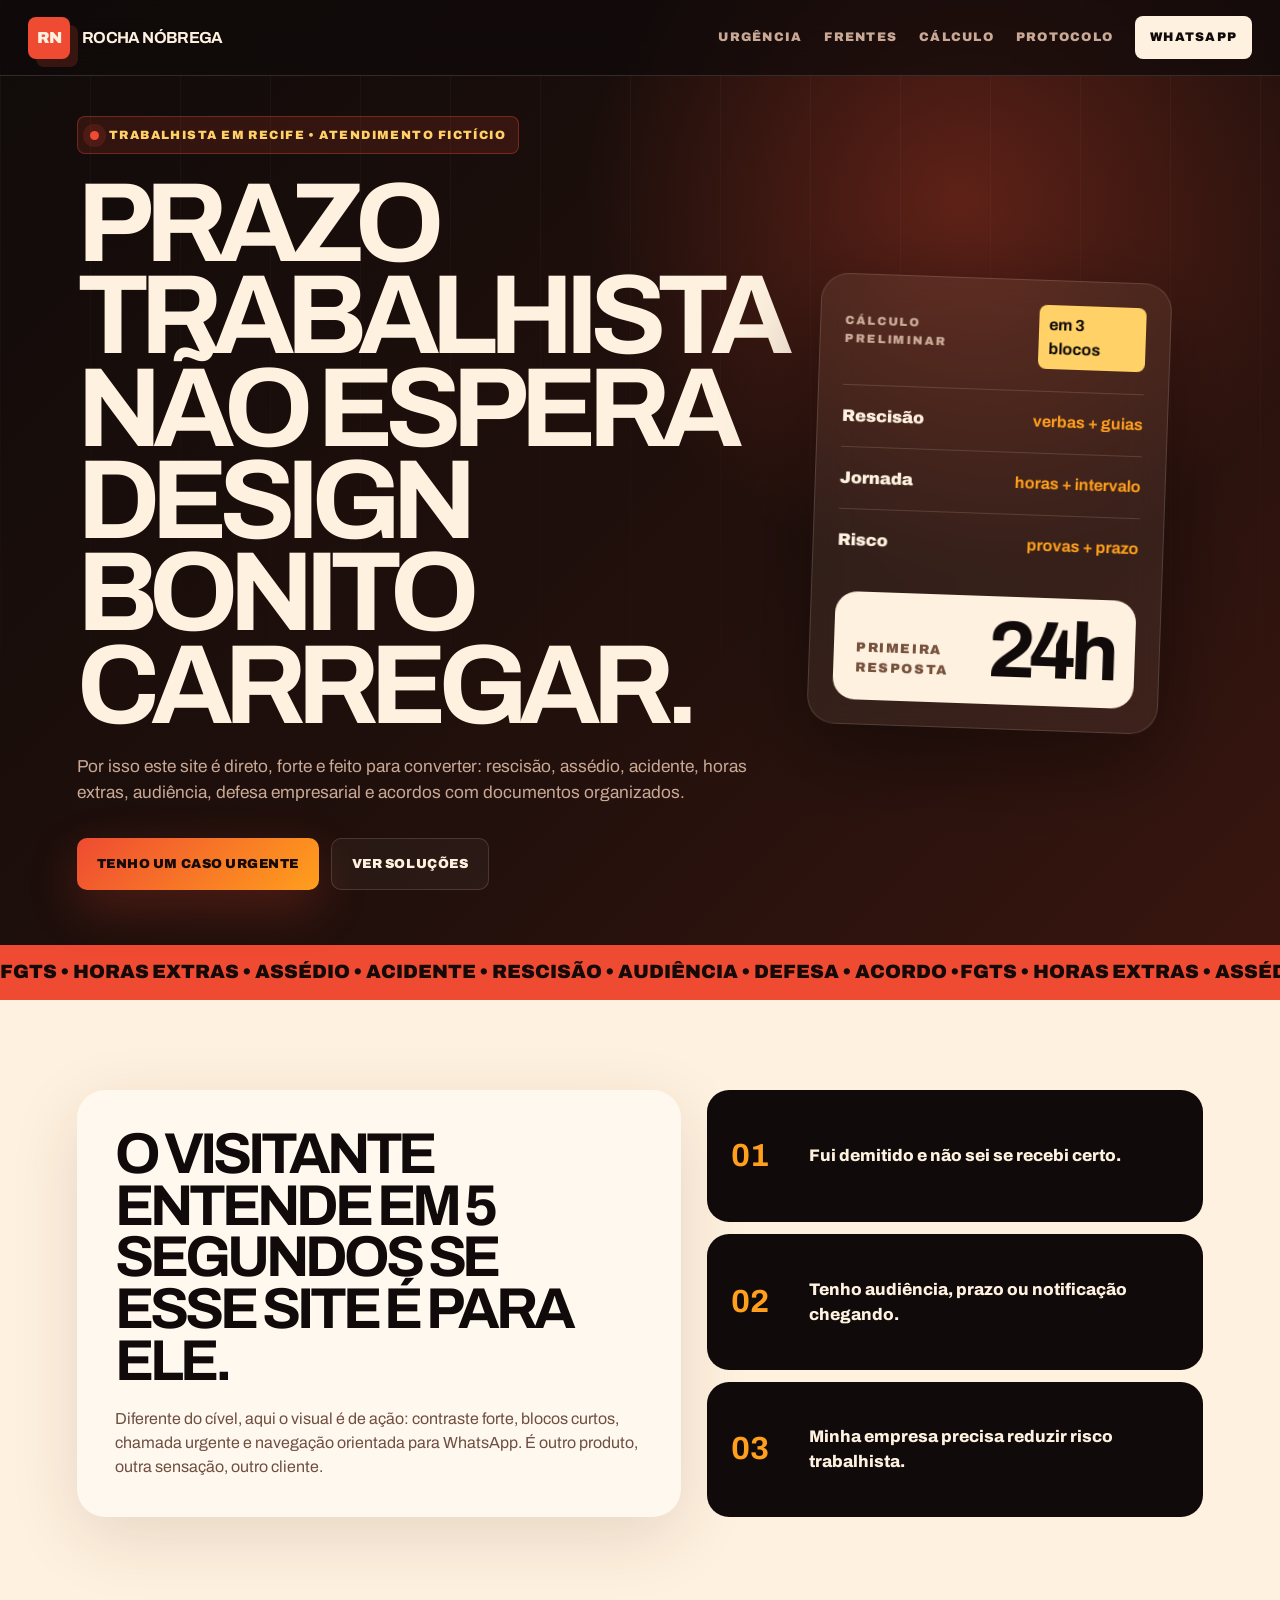
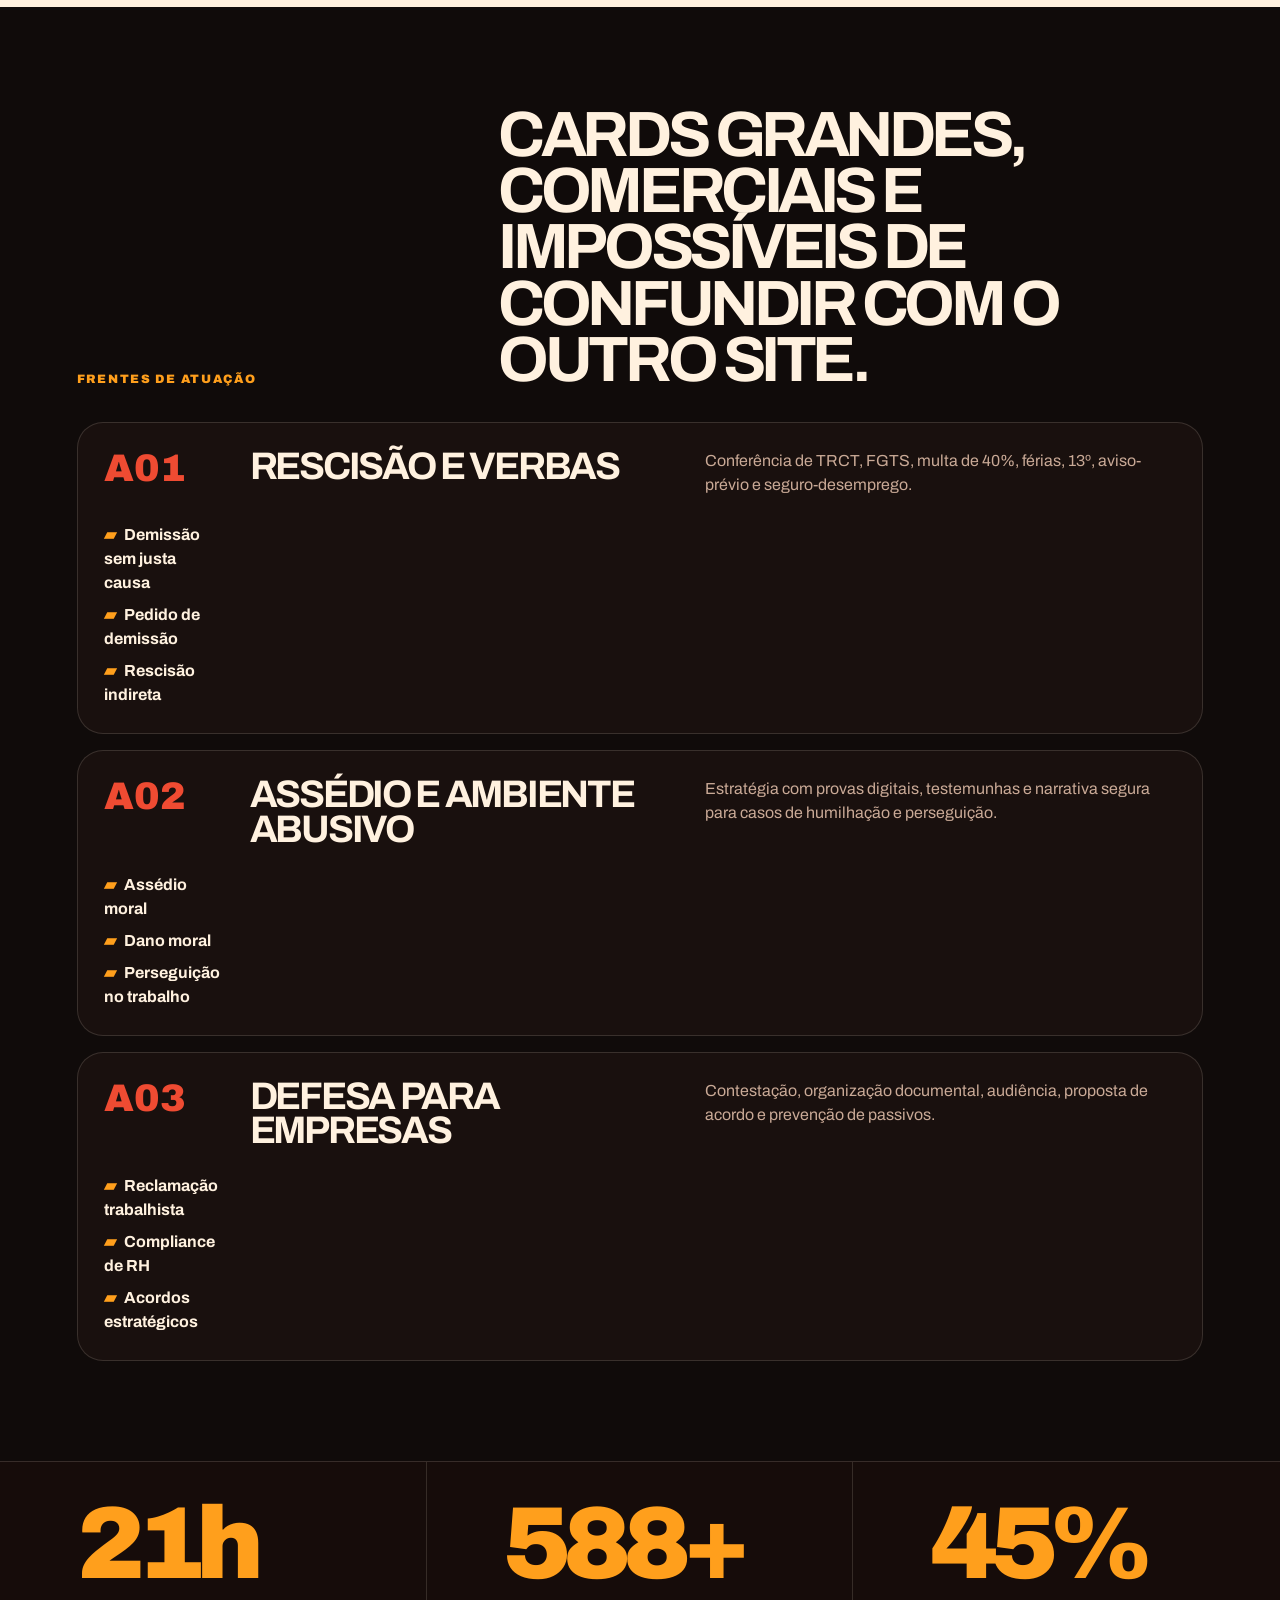
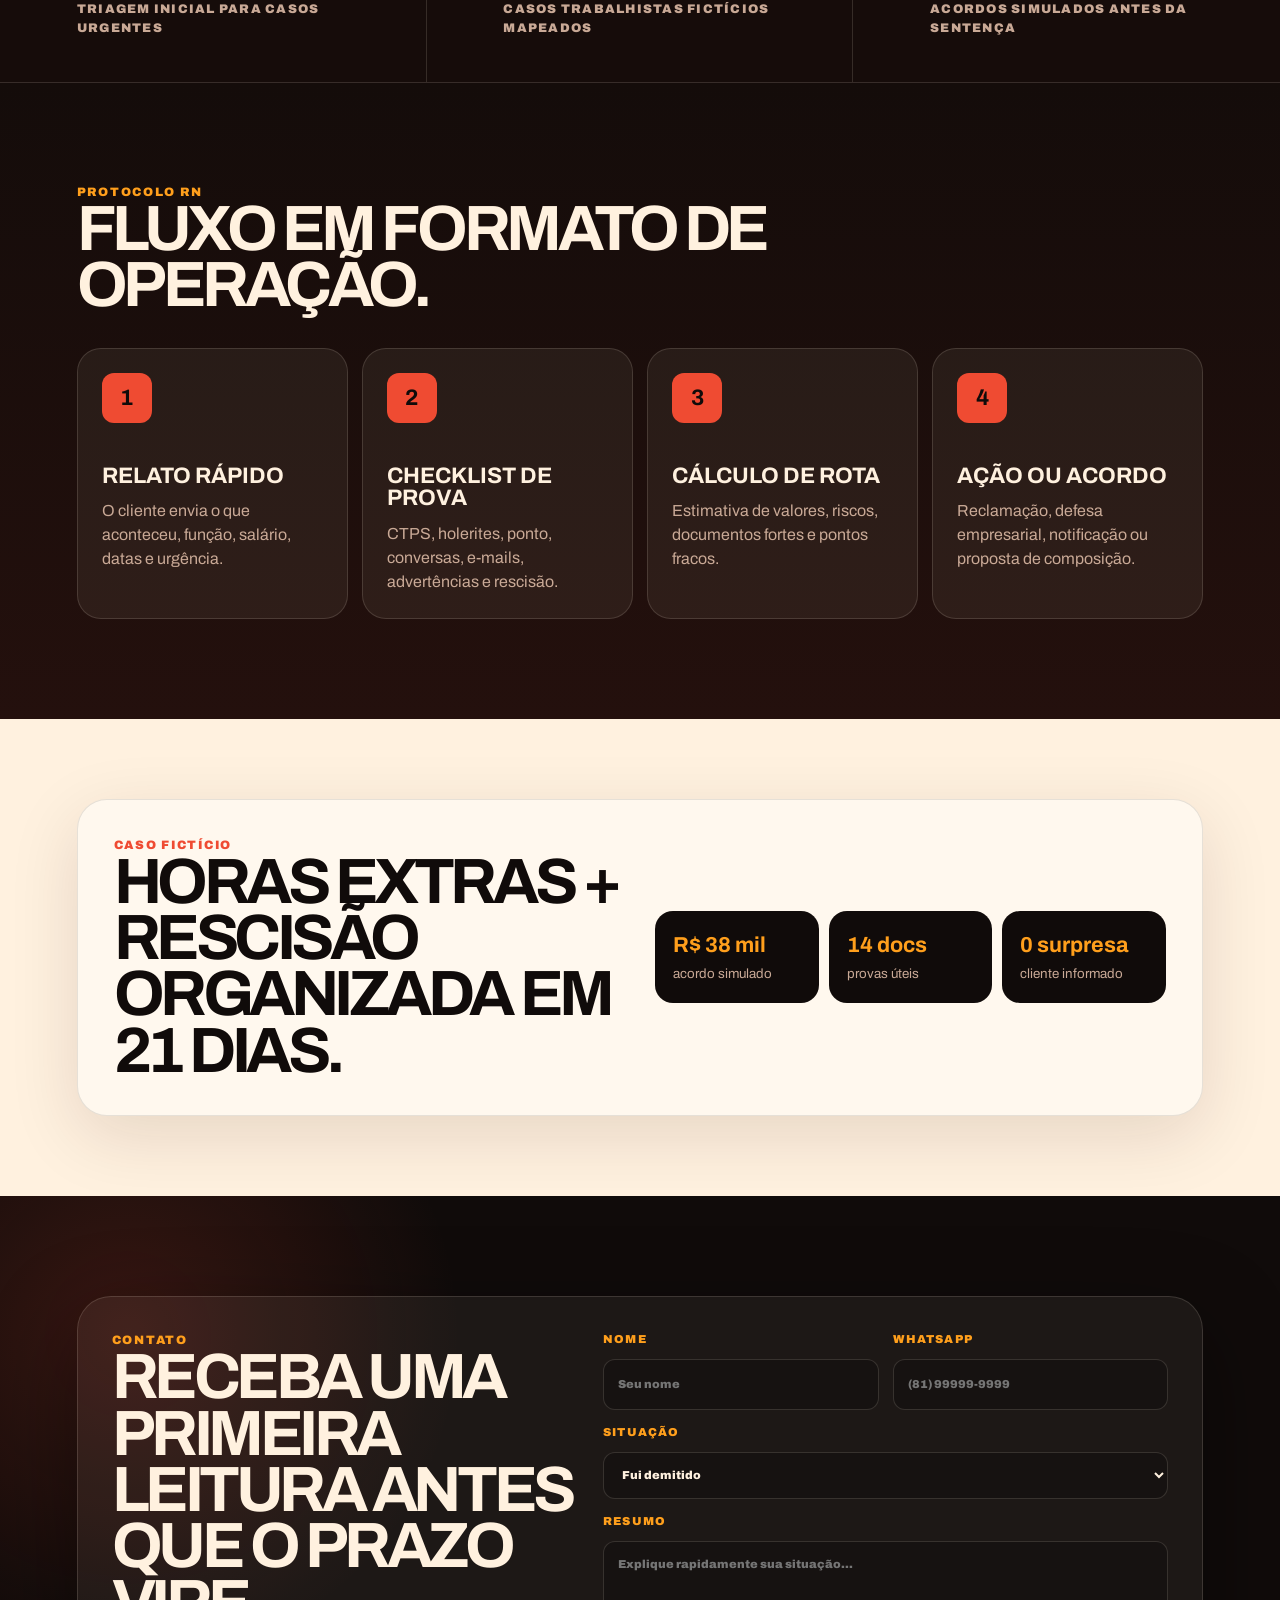
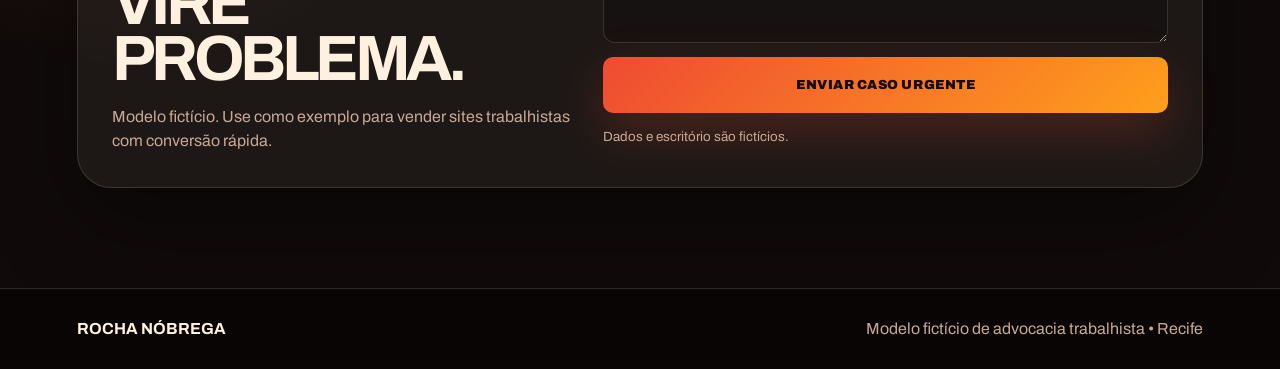
<file: trabalhista2/index.html>
<!DOCTYPE html>
<html lang="pt-BR">
<head>
  <meta charset="UTF-8" />
  <meta name="viewport" content="width=device-width, initial-scale=1.0" />
  <meta name="description" content="Modelo fictício de site de advocacia trabalhista com visual forte, urbano e focado em conversão rápida." />
  <title>Rocha Nóbrega | Defesa Trabalhista Inteligente</title>
  <link rel="stylesheet" href="style.css" />
</head>
<body>
  <header class="header" data-header>
    <a href="#inicio" class="logo"><span>RN</span><strong>Rocha Nóbrega</strong></a>
    <button class="hamb" data-menu aria-label="Abrir menu"><i></i><i></i><i></i></button>
    <nav class="nav" data-nav>
      <a href="#urgencia">Urgência</a>
      <a href="#frentes">Frentes</a>
      <a href="#placar">Cálculo</a>
      <a href="#protocolo">Protocolo</a>
      <a href="#contato">WhatsApp</a>
    </nav>
  </header>

  <main id="inicio">
    <section class="hero">
      <div class="hero-left">
        <span class="alert">Trabalhista em Recife • atendimento fictício</span>
        <h1>Prazo trabalhista não espera design bonito carregar.</h1>
        <p>Por isso este site é direto, forte e feito para converter: rescisão, assédio, acidente, horas extras, audiência, defesa empresarial e acordos com documentos organizados.</p>
        <div class="actions">
          <a class="btn fire" href="#contato">Tenho um caso urgente</a>
          <a class="btn outline" href="#frentes">Ver soluções</a>
        </div>
      </div>
      <div class="hero-right">
        <div class="calculator-card">
          <div class="card-top"><span>Cálculo preliminar</span><b>em 3 blocos</b></div>
          <div class="calc-row"><span>Rescisão</span><strong>verbas + guias</strong></div>
          <div class="calc-row"><span>Jornada</span><strong>horas + intervalo</strong></div>
          <div class="calc-row"><span>Risco</span><strong>provas + prazo</strong></div>
          <div class="calc-total"><small>Primeira resposta</small><strong>24h</strong></div>
        </div>
      </div>
      <div class="ticker" aria-hidden="true"><span>FGTS • HORAS EXTRAS • ASSÉDIO • ACIDENTE • RESCISÃO • AUDIÊNCIA • DEFESA • ACORDO • </span><span>FGTS • HORAS EXTRAS • ASSÉDIO • ACIDENTE • RESCISÃO • AUDIÊNCIA • DEFESA • ACORDO • </span></div>
    </section>

    <section class="urgent" id="urgencia">
      <div class="urgent-box reveal">
        <h2>O visitante entende em 5 segundos se esse site é para ele.</h2>
        <p>Diferente do cível, aqui o visual é de ação: contraste forte, blocos curtos, chamada urgente e navegação orientada para WhatsApp. É outro produto, outra sensação, outro cliente.</p>
      </div>
      <div class="urgent-list reveal delay-1">
        <div><b>01</b><span>Fui demitido e não sei se recebi certo.</span></div>
        <div><b>02</b><span>Tenho audiência, prazo ou notificação chegando.</span></div>
        <div><b>03</b><span>Minha empresa precisa reduzir risco trabalhista.</span></div>
      </div>
    </section>

    <section class="frentes" id="frentes">
      <div class="section-heading reveal">
        <p>Frentes de atuação</p>
        <h2>Cards grandes, comerciais e impossíveis de confundir com o outro site.</h2>
      </div>
      <div class="service-stack">
        <article class="service reveal">
          <div class="service-code">A01</div>
          <h3>Rescisão e verbas</h3>
          <p>Conferência de TRCT, FGTS, multa de 40%, férias, 13º, aviso-prévio e seguro-desemprego.</p>
          <ul><li>Demissão sem justa causa</li><li>Pedido de demissão</li><li>Rescisão indireta</li></ul>
        </article>
        <article class="service reveal delay-1">
          <div class="service-code">A02</div>
          <h3>Assédio e ambiente abusivo</h3>
          <p>Estratégia com provas digitais, testemunhas e narrativa segura para casos de humilhação e perseguição.</p>
          <ul><li>Assédio moral</li><li>Dano moral</li><li>Perseguição no trabalho</li></ul>
        </article>
        <article class="service reveal delay-2">
          <div class="service-code">A03</div>
          <h3>Defesa para empresas</h3>
          <p>Contestação, organização documental, audiência, proposta de acordo e prevenção de passivos.</p>
          <ul><li>Reclamação trabalhista</li><li>Compliance de RH</li><li>Acordos estratégicos</li></ul>
        </article>
      </div>
    </section>

    <section class="placar" id="placar">
      <div class="score reveal">
        <span data-count="24" data-suffix="h">0</span>
        <p>triagem inicial para casos urgentes</p>
      </div>
      <div class="score reveal delay-1">
        <span data-count="680" data-suffix="+">0</span>
        <p>casos trabalhistas fictícios mapeados</p>
      </div>
      <div class="score reveal delay-2">
        <span data-count="52" data-suffix="%">0</span>
        <p>acordos simulados antes da sentença</p>
      </div>
    </section>

    <section class="protocolo" id="protocolo">
      <div class="protocol-title reveal">
        <p>Protocolo RN</p>
        <h2>Fluxo em formato de operação.</h2>
      </div>
      <div class="protocol-grid">
        <div class="protocol-card reveal"><b>1</b><h3>Relato rápido</h3><p>O cliente envia o que aconteceu, função, salário, datas e urgência.</p></div>
        <div class="protocol-card reveal delay-1"><b>2</b><h3>Checklist de prova</h3><p>CTPS, holerites, ponto, conversas, e-mails, advertências e rescisão.</p></div>
        <div class="protocol-card reveal delay-2"><b>3</b><h3>Cálculo de rota</h3><p>Estimativa de valores, riscos, documentos fortes e pontos fracos.</p></div>
        <div class="protocol-card reveal delay-3"><b>4</b><h3>Ação ou acordo</h3><p>Reclamação, defesa empresarial, notificação ou proposta de composição.</p></div>
      </div>
    </section>

    <section class="case-section">
      <div class="case-strip reveal">
        <div>
          <p>caso fictício</p>
          <h2>Horas extras + rescisão organizada em 21 dias.</h2>
        </div>
        <div class="case-numbers">
          <span><b>R$ 38 mil</b><small>acordo simulado</small></span>
          <span><b>14 docs</b><small>provas úteis</small></span>
          <span><b>0 surpresa</b><small>cliente informado</small></span>
        </div>
      </div>
    </section>

    <section class="contact" id="contato">
      <div class="contact-panel reveal">
        <div class="contact-copy">
          <p>Contato</p>
          <h2>Receba uma primeira leitura antes que o prazo vire problema.</h2>
          <span>Modelo fictício. Use como exemplo para vender sites trabalhistas com conversão rápida.</span>
        </div>
        <form class="form" data-form>
          <div class="field-row">
            <label>Nome<input required placeholder="Seu nome" /></label>
            <label>WhatsApp<input required placeholder="(81) 99999-9999" /></label>
          </div>
          <label>Situação<select><option>Fui demitido</option><option>Tenho audiência</option><option>Sofri assédio</option><option>Sou empresa e preciso de defesa</option></select></label>
          <label>Resumo<textarea rows="4" placeholder="Explique rapidamente sua situação..."></textarea></label>
          <button class="btn fire" type="submit">Enviar caso urgente</button>
          <small>Dados e escritório são fictícios.</small>
        </form>
      </div>
    </section>
  </main>

  <footer class="footer">
    <strong>Rocha Nóbrega</strong>
    <span>Modelo fictício de advocacia trabalhista • Recife</span>
  </footer>

  <script src="script.js"></script>
</body>
</html>
</file>
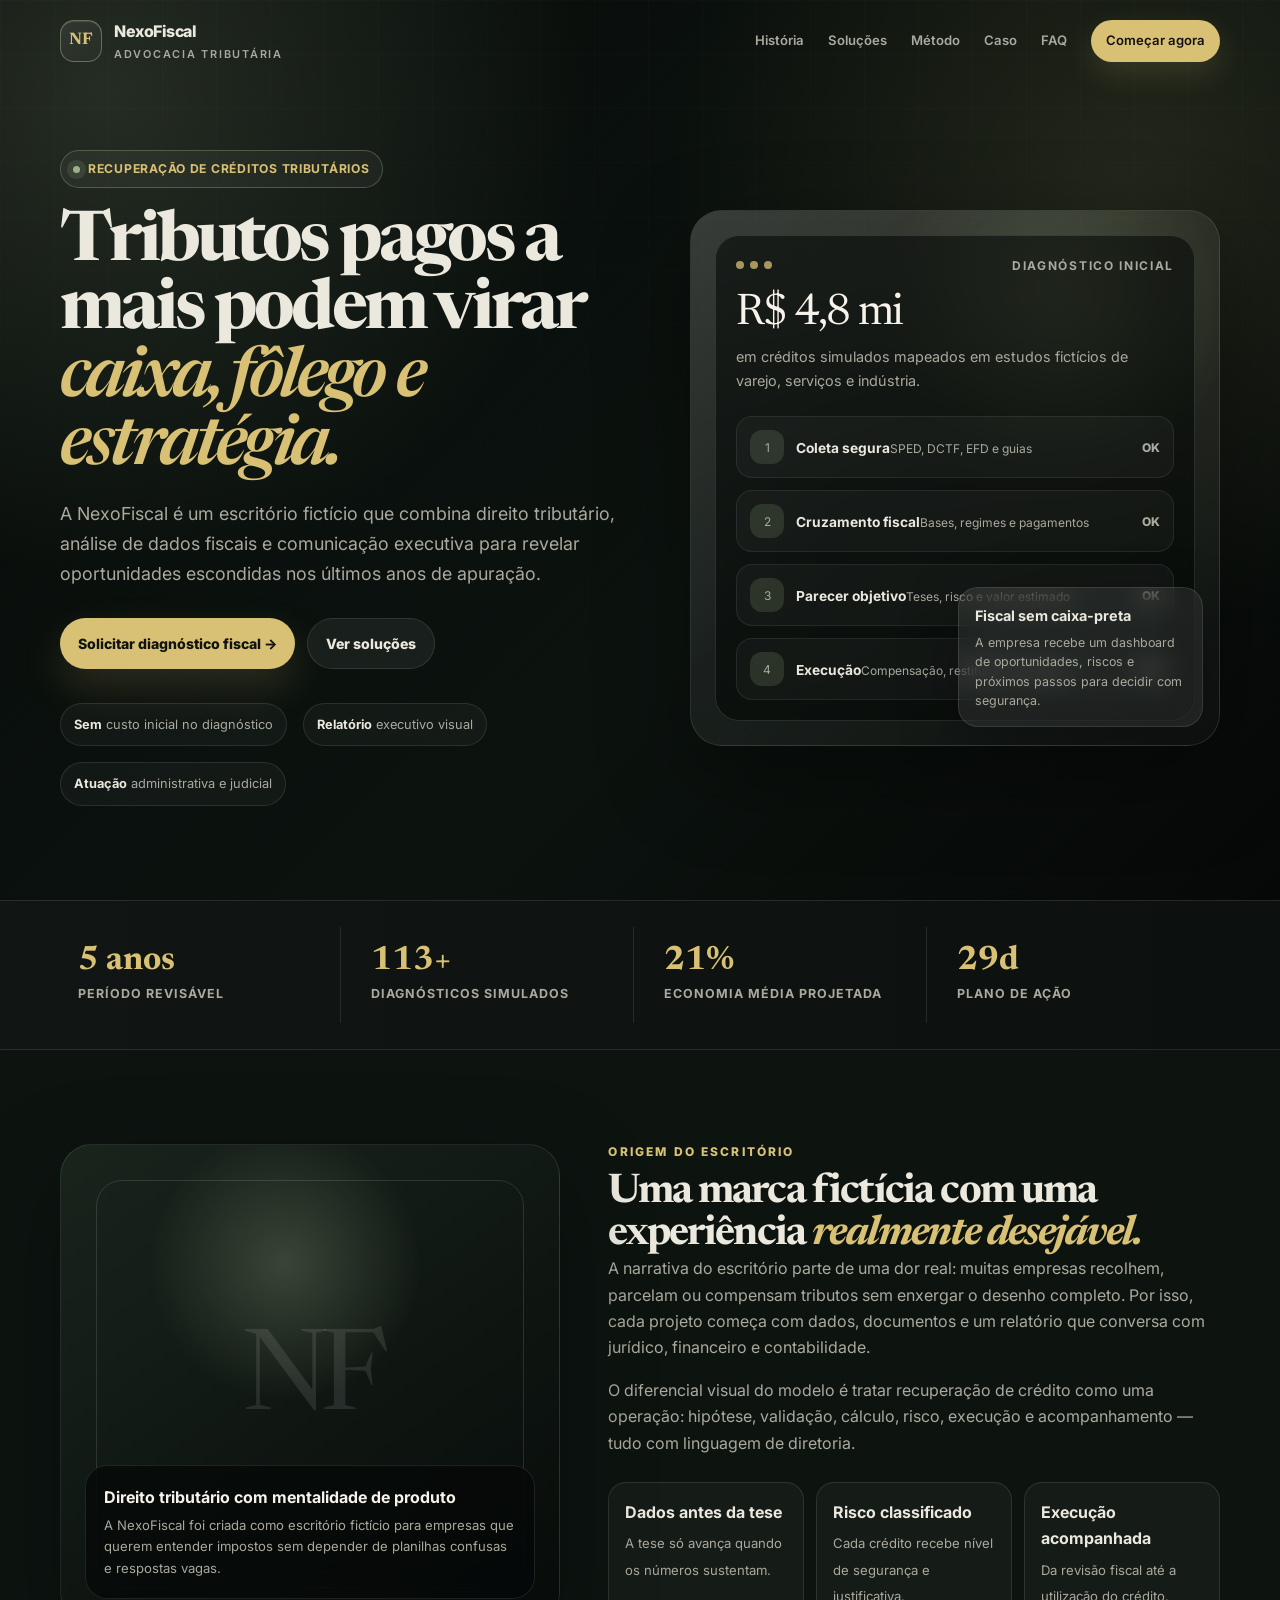
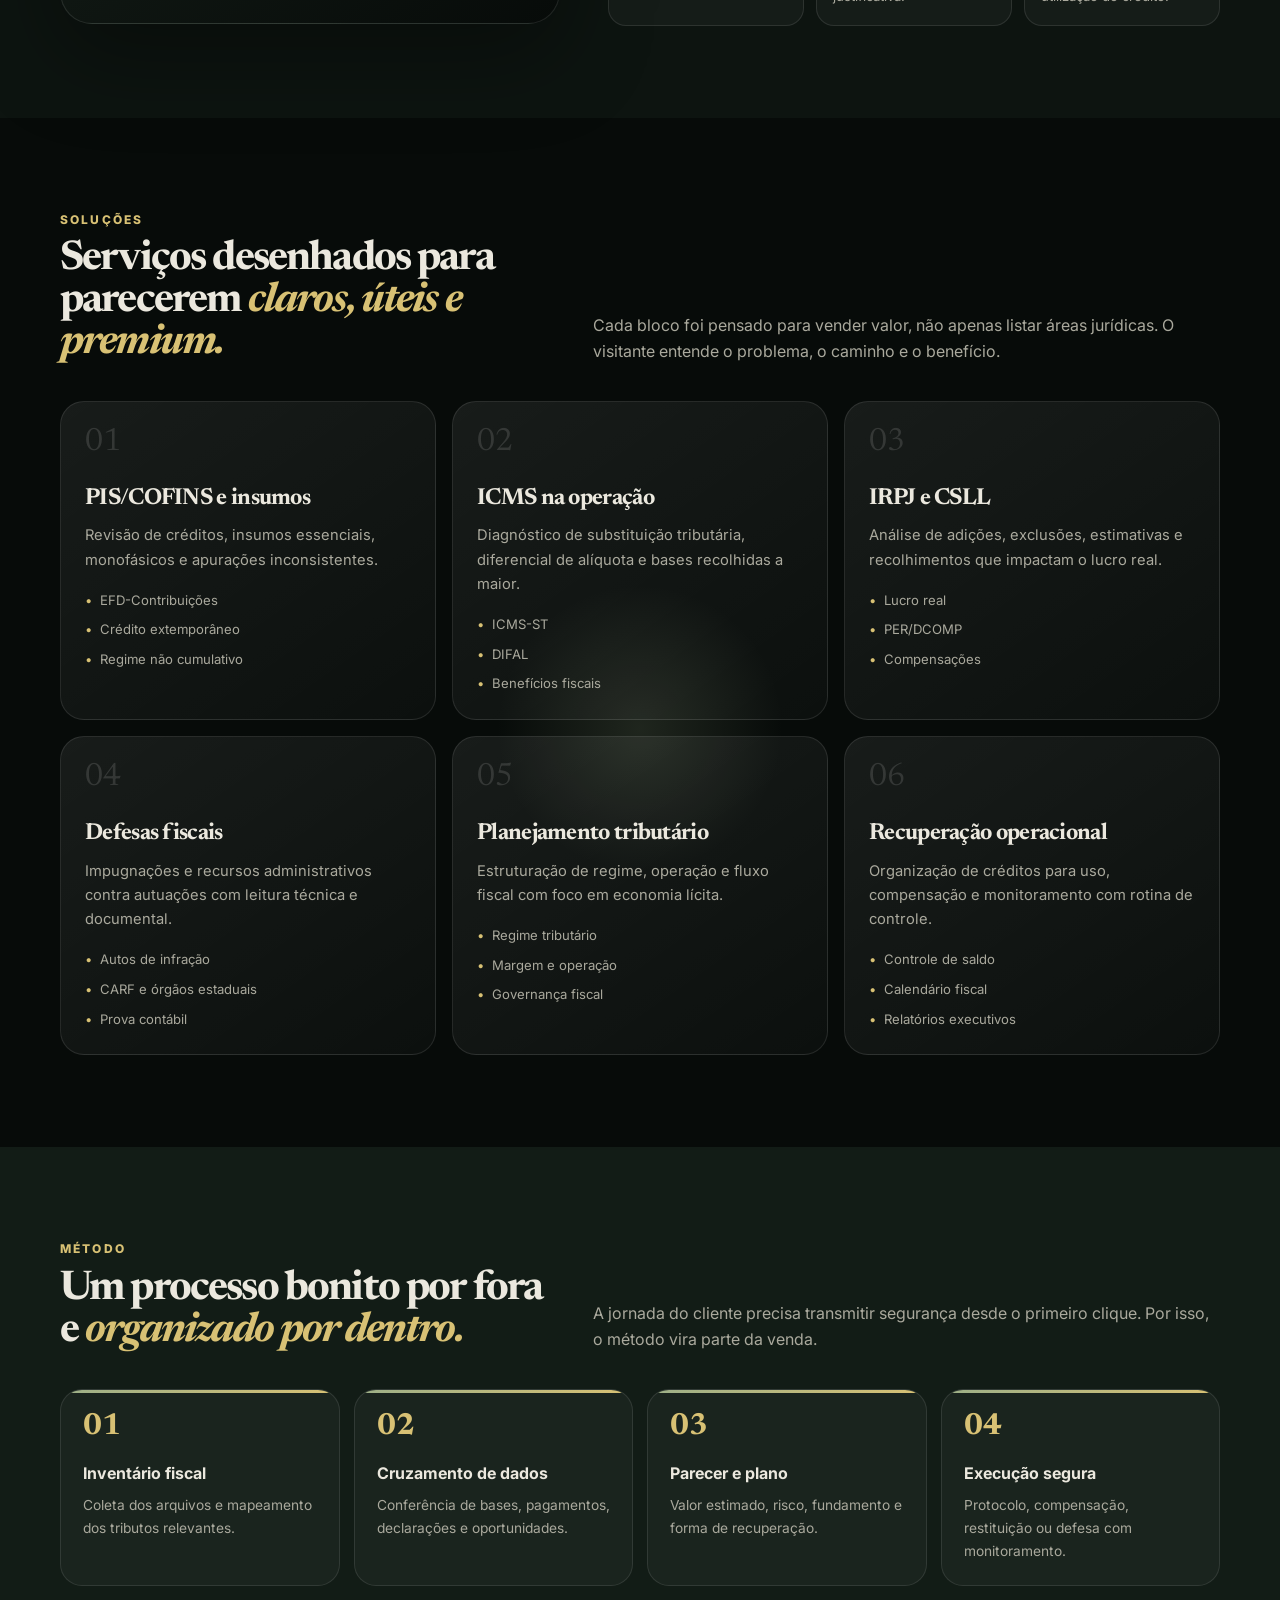
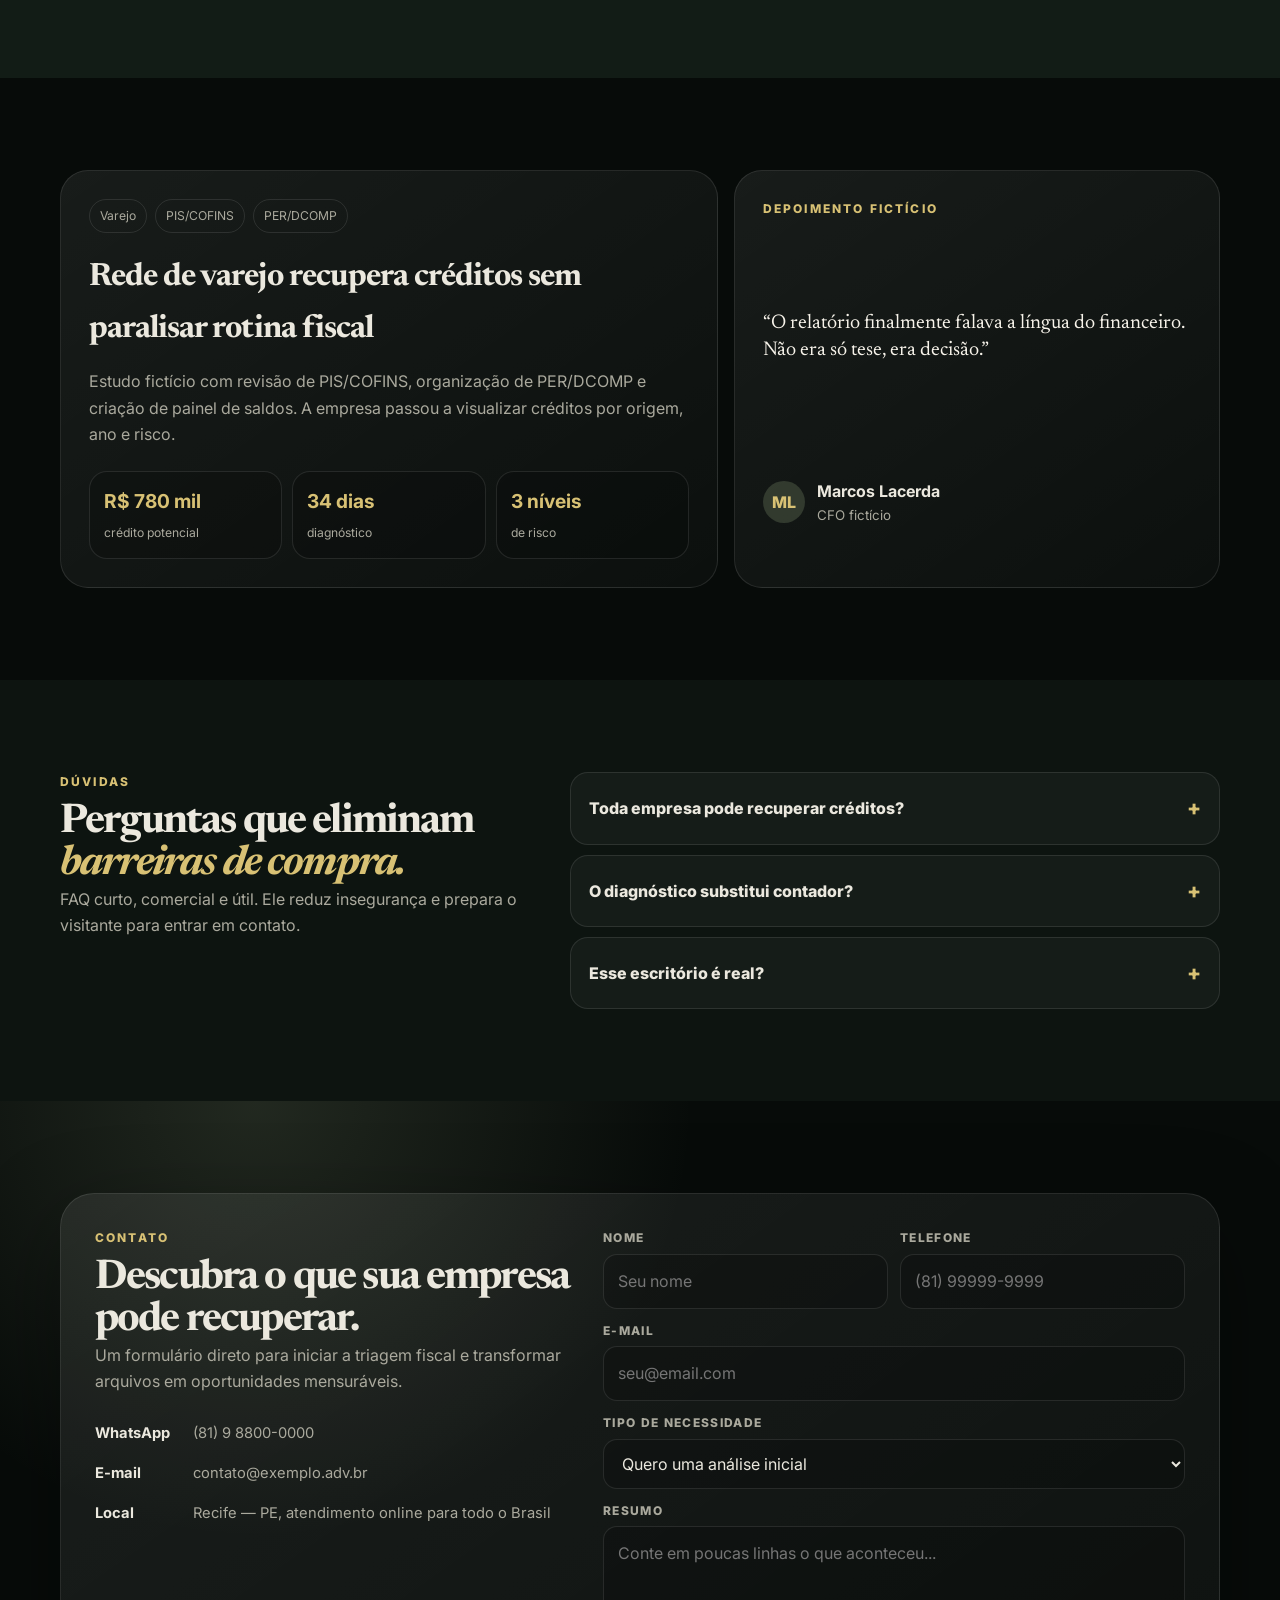
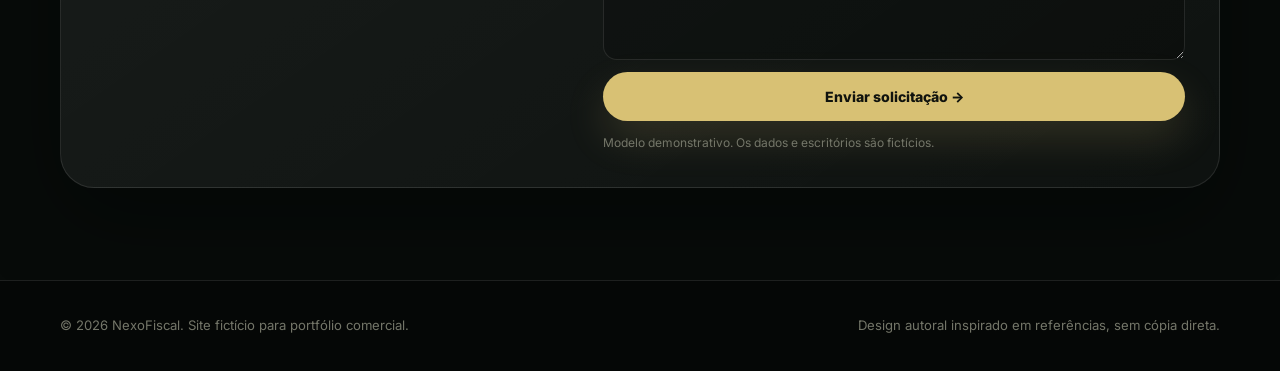
<file: tributario2/index.html>
<!DOCTYPE html>
<html lang="pt-BR">
<head>
  <meta charset="UTF-8" />
  <meta name="viewport" content="width=device-width, initial-scale=1.0" />
  <meta name="description" content="Escritório fictício de advocacia tributária voltado à recuperação de créditos, defesa fiscal e inteligência tributária." />
  <title>NexoFiscal | Advocacia Tributária e Créditos</title>
  <link rel="stylesheet" href="style.css" />
</head>
<body>
<header class="header" data-header>
  <div class="container navwrap">
    <a class="brand" href="#top" aria-label="Página inicial">
      <span class="brand-mark"><span>NF</span></span>
      <span><span class="brand-name">NexoFiscal</span><span class="brand-area">Advocacia Tributária</span></span>
    </a>
    <nav class="nav" data-nav>
      <a href="#sobre">História</a><a href="#solucoes">Soluções</a><a href="#metodo">Método</a><a href="#caso">Caso</a><a href="#faq">FAQ</a><a href="#contato" class="nav-cta">Começar agora</a>
    </nav>
    <button class="menu" data-menu aria-label="Abrir menu"><span></span><span></span><span></span></button>
  </div>
</header>
<main id="top">
<section class="hero">
  <div class="container hero-grid">
    <div class="hero-text reveal visible">
      <span class="tag">Recuperação de créditos tributários</span>
      <h1>Tributos pagos a mais podem virar <em>caixa, fôlego e estratégia.</em></h1>
      <p class="hero-copy">A NexoFiscal é um escritório fictício que combina direito tributário, análise de dados fiscais e comunicação executiva para revelar oportunidades escondidas nos últimos anos de apuração.</p>
      <div class="hero-actions"><a href="#contato" class="btn btn-primary">Solicitar diagnóstico fiscal →</a><a href="#solucoes" class="btn btn-soft">Ver soluções</a></div>
      <div class="hero-proof"><span class="proof-pill"><strong>Sem</strong> custo inicial no diagnóstico</span><span class="proof-pill"><strong>Relatório</strong> executivo visual</span><span class="proof-pill"><strong>Atuação</strong> administrativa e judicial</span></div>
    </div>
    <div class="visual-card reveal visible delay-2">
      <div class="case-window">
        <div class="window-head"><div class="dots"><i></i><i></i><i></i></div><span class="mini-label">Diagnóstico inicial</span></div>
        <div class="big-metric">R$ 4,8 mi</div>
        <p class="metric-sub">em créditos simulados mapeados em estudos fictícios de varejo, serviços e indústria.</p>
        <div class="flow"><div class="flow-row"><span class="flow-icon">1</span><div><strong>Coleta segura</strong><span>SPED, DCTF, EFD e guias</span></div><span class="status">OK</span></div><div class="flow-row"><span class="flow-icon">2</span><div><strong>Cruzamento fiscal</strong><span>Bases, regimes e pagamentos</span></div><span class="status">OK</span></div><div class="flow-row"><span class="flow-icon">3</span><div><strong>Parecer objetivo</strong><span>Teses, risco e valor estimado</span></div><span class="status">OK</span></div><div class="flow-row"><span class="flow-icon">4</span><div><strong>Execução</strong><span>Compensação, restituição ou defesa</span></div><span class="status">OK</span></div></div>
      </div>
      <div class="floating-note"><strong>Fiscal sem caixa-preta</strong><p>A empresa recebe um dashboard de oportunidades, riscos e próximos passos para decidir com segurança.</p></div>
    </div>
  </div>
</section>
<section class="stats"><div class="container stats-grid"><div class="stat"><b data-count="5" data-suffix=" anos">0</b><span>período revisável</span></div><div class="stat"><b data-count="118" data-suffix="+">0</b><span>diagnósticos simulados</span></div><div class="stat"><b data-count="22" data-suffix="%">0</b><span>economia média projetada</span></div><div class="stat"><b data-count="30" data-suffix="d">0</b><span>plano de ação</span></div></div></section>
<section class="story section" id="sobre"><div class="container story-grid">
  <div class="portrait reveal" data-initials="NF"><div class="story-card"><strong>Direito tributário com mentalidade de produto</strong><span>A NexoFiscal foi criada como escritório fictício para empresas que querem entender impostos sem depender de planilhas confusas e respostas vagas.</span></div></div>
  <div class="reveal"><p class="eyebrow">Origem do escritório</p><h2 class="section-title">Uma marca fictícia com uma experiência <em>realmente desejável.</em></h2><div class="text-stack"><p>A narrativa do escritório parte de uma dor real: muitas empresas recolhem, parcelam ou compensam tributos sem enxergar o desenho completo. Por isso, cada projeto começa com dados, documentos e um relatório que conversa com jurídico, financeiro e contabilidade.</p><p>O diferencial visual do modelo é tratar recuperação de crédito como uma operação: hipótese, validação, cálculo, risco, execução e acompanhamento — tudo com linguagem de diretoria.</p></div><div class="signature"><div class="sig-item"><b>Dados antes da tese</b><span>A tese só avança quando os números sustentam.</span></div><div class="sig-item"><b>Risco classificado</b><span>Cada crédito recebe nível de segurança e justificativa.</span></div><div class="sig-item"><b>Execução acompanhada</b><span>Da revisão fiscal até a utilização do crédito.</span></div></div></div>
</div></section>
<section class="solutions section" id="solucoes"><div class="container">
  <div class="section-head reveal"><div><p class="eyebrow">Soluções</p><h2 class="section-title">Serviços desenhados para parecerem <em>claros, úteis e premium.</em></h2></div><p class="section-desc">Cada bloco foi pensado para vender valor, não apenas listar áreas jurídicas. O visitante entende o problema, o caminho e o benefício.</p></div>
  <div class="spotlight-grid"><article class="solution-card reveal delay-1"><span class="num">01</span><h3>PIS/COFINS e insumos</h3><p>Revisão de créditos, insumos essenciais, monofásicos e apurações inconsistentes.</p><ul><li>EFD-Contribuições</li><li>Crédito extemporâneo</li><li>Regime não cumulativo</li></ul></article><article class="solution-card reveal delay-2"><span class="num">02</span><h3>ICMS na operação</h3><p>Diagnóstico de substituição tributária, diferencial de alíquota e bases recolhidas a maior.</p><ul><li>ICMS-ST</li><li>DIFAL</li><li>Benefícios fiscais</li></ul></article><article class="solution-card reveal delay-3"><span class="num">03</span><h3>IRPJ e CSLL</h3><p>Análise de adições, exclusões, estimativas e recolhimentos que impactam o lucro real.</p><ul><li>Lucro real</li><li>PER/DCOMP</li><li>Compensações</li></ul></article><article class="solution-card reveal delay-1"><span class="num">04</span><h3>Defesas fiscais</h3><p>Impugnações e recursos administrativos contra autuações com leitura técnica e documental.</p><ul><li>Autos de infração</li><li>CARF e órgãos estaduais</li><li>Prova contábil</li></ul></article><article class="solution-card reveal delay-2"><span class="num">05</span><h3>Planejamento tributário</h3><p>Estruturação de regime, operação e fluxo fiscal com foco em economia lícita.</p><ul><li>Regime tributário</li><li>Margem e operação</li><li>Governança fiscal</li></ul></article><article class="solution-card reveal delay-3"><span class="num">06</span><h3>Recuperação operacional</h3><p>Organização de créditos para uso, compensação e monitoramento com rotina de controle.</p><ul><li>Controle de saldo</li><li>Calendário fiscal</li><li>Relatórios executivos</li></ul></article></div>
</div></section>
<section class="method section" id="metodo"><div class="container">
  <div class="section-head reveal"><div><p class="eyebrow">Método</p><h2 class="section-title">Um processo bonito por fora e <em>organizado por dentro.</em></h2></div><p class="section-desc">A jornada do cliente precisa transmitir segurança desde o primeiro clique. Por isso, o método vira parte da venda.</p></div>
  <div class="method-grid"><article class="step reveal delay-0"><b>01</b><h3>Inventário fiscal</h3><p>Coleta dos arquivos e mapeamento dos tributos relevantes.</p></article><article class="step reveal delay-1"><b>02</b><h3>Cruzamento de dados</h3><p>Conferência de bases, pagamentos, declarações e oportunidades.</p></article><article class="step reveal delay-2"><b>03</b><h3>Parecer e plano</h3><p>Valor estimado, risco, fundamento e forma de recuperação.</p></article><article class="step reveal delay-3"><b>04</b><h3>Execução segura</h3><p>Protocolo, compensação, restituição ou defesa com monitoramento.</p></article></div>
</div></section>
<section class="cases section" id="caso"><div class="container case-grid">
  <article class="feature-case reveal"><div class="case-meta"><span>Varejo</span><span>PIS/COFINS</span><span>PER/DCOMP</span></div><h3>Rede de varejo recupera créditos sem paralisar rotina fiscal</h3><p class="section-desc">Estudo fictício com revisão de PIS/COFINS, organização de PER/DCOMP e criação de painel de saldos. A empresa passou a visualizar créditos por origem, ano e risco.</p><div class="result-list"><div class="result"><b>R$ 780 mil</b><span>crédito potencial</span></div><div class="result"><b>34 dias</b><span>diagnóstico</span></div><div class="result"><b>3 níveis</b><span>de risco</span></div></div></article>
  <aside class="side-case reveal delay-1"><p class="eyebrow">Depoimento fictício</p><p class="quote">“O relatório finalmente falava a língua do financeiro. Não era só tese, era decisão.”</p><div class="author"><div class="avatar">ML</div><div><strong>Marcos Lacerda</strong><small>CFO fictício</small></div></div></aside>
</div></section>
<section class="faq section" id="faq"><div class="container faq-grid">
  <div class="reveal"><p class="eyebrow">Dúvidas</p><h2 class="section-title">Perguntas que eliminam <em>barreiras de compra.</em></h2><p class="section-desc">FAQ curto, comercial e útil. Ele reduz insegurança e prepara o visitante para entrar em contato.</p></div>
  <div class="faq-list reveal delay-1"><div class="faq-item" data-faq><button><span>Toda empresa pode recuperar créditos?</span><span>+</span></button><div class="faq-answer"><p>Nem sempre. O diagnóstico verifica regime tributário, documentos, pagamentos e teses aplicáveis antes de prometer qualquer recuperação.</p></div></div><div class="faq-item" data-faq><button><span>O diagnóstico substitui contador?</span><span>+</span></button><div class="faq-answer"><p>Não. A atuação jurídica trabalha junto da contabilidade, cruzando documentos fiscais e fundamentos legais para orientar a melhor rota.</p></div></div><div class="faq-item" data-faq><button><span>Esse escritório é real?</span><span>+</span></button><div class="faq-answer"><p>Não. A NexoFiscal é uma marca fictícia criada para este modelo de site e portfólio.</p></div></div></div>
</div></section>
<section class="contact section" id="contato"><div class="container contact-panel reveal">
  <div><p class="eyebrow">Contato</p><h2 class="section-title">Descubra o que sua empresa pode recuperar.</h2><p class="section-desc">Um formulário direto para iniciar a triagem fiscal e transformar arquivos em oportunidades mensuráveis.</p><div class="contact-list"><div><b>WhatsApp</b><span>(81) 9 8800-0000</span></div><div><b>E-mail</b><span>contato@exemplo.adv.br</span></div><div><b>Local</b><span>Recife — PE, atendimento online para todo o Brasil</span></div></div></div>
  <form class="form" data-form><div class="form-row"><div class="field"><label>Nome</label><input required placeholder="Seu nome" /></div><div class="field"><label>Telefone</label><input required placeholder="(81) 99999-9999" /></div></div><div class="field"><label>E-mail</label><input type="email" placeholder="seu@email.com" /></div><div class="field"><label>Tipo de necessidade</label><select><option>Quero uma análise inicial</option><option>Tenho urgência ou prazo</option><option>Quero prevenir problemas</option><option>Preciso de uma proposta</option></select></div><div class="field"><label>Resumo</label><textarea rows="4" placeholder="Conte em poucas linhas o que aconteceu..."></textarea></div><button class="btn btn-primary" type="submit">Enviar solicitação →</button><p class="form-note">Modelo demonstrativo. Os dados e escritórios são fictícios.</p></form>
</div></section>
</main>
<footer class="footer"><div class="container footer-flex"><p>© 2026 NexoFiscal. Site fictício para portfólio comercial.</p><p>Design autoral inspirado em referências, sem cópia direta.</p></div></footer>
<script src="script.js"></script>
</body>
</html>
</file>
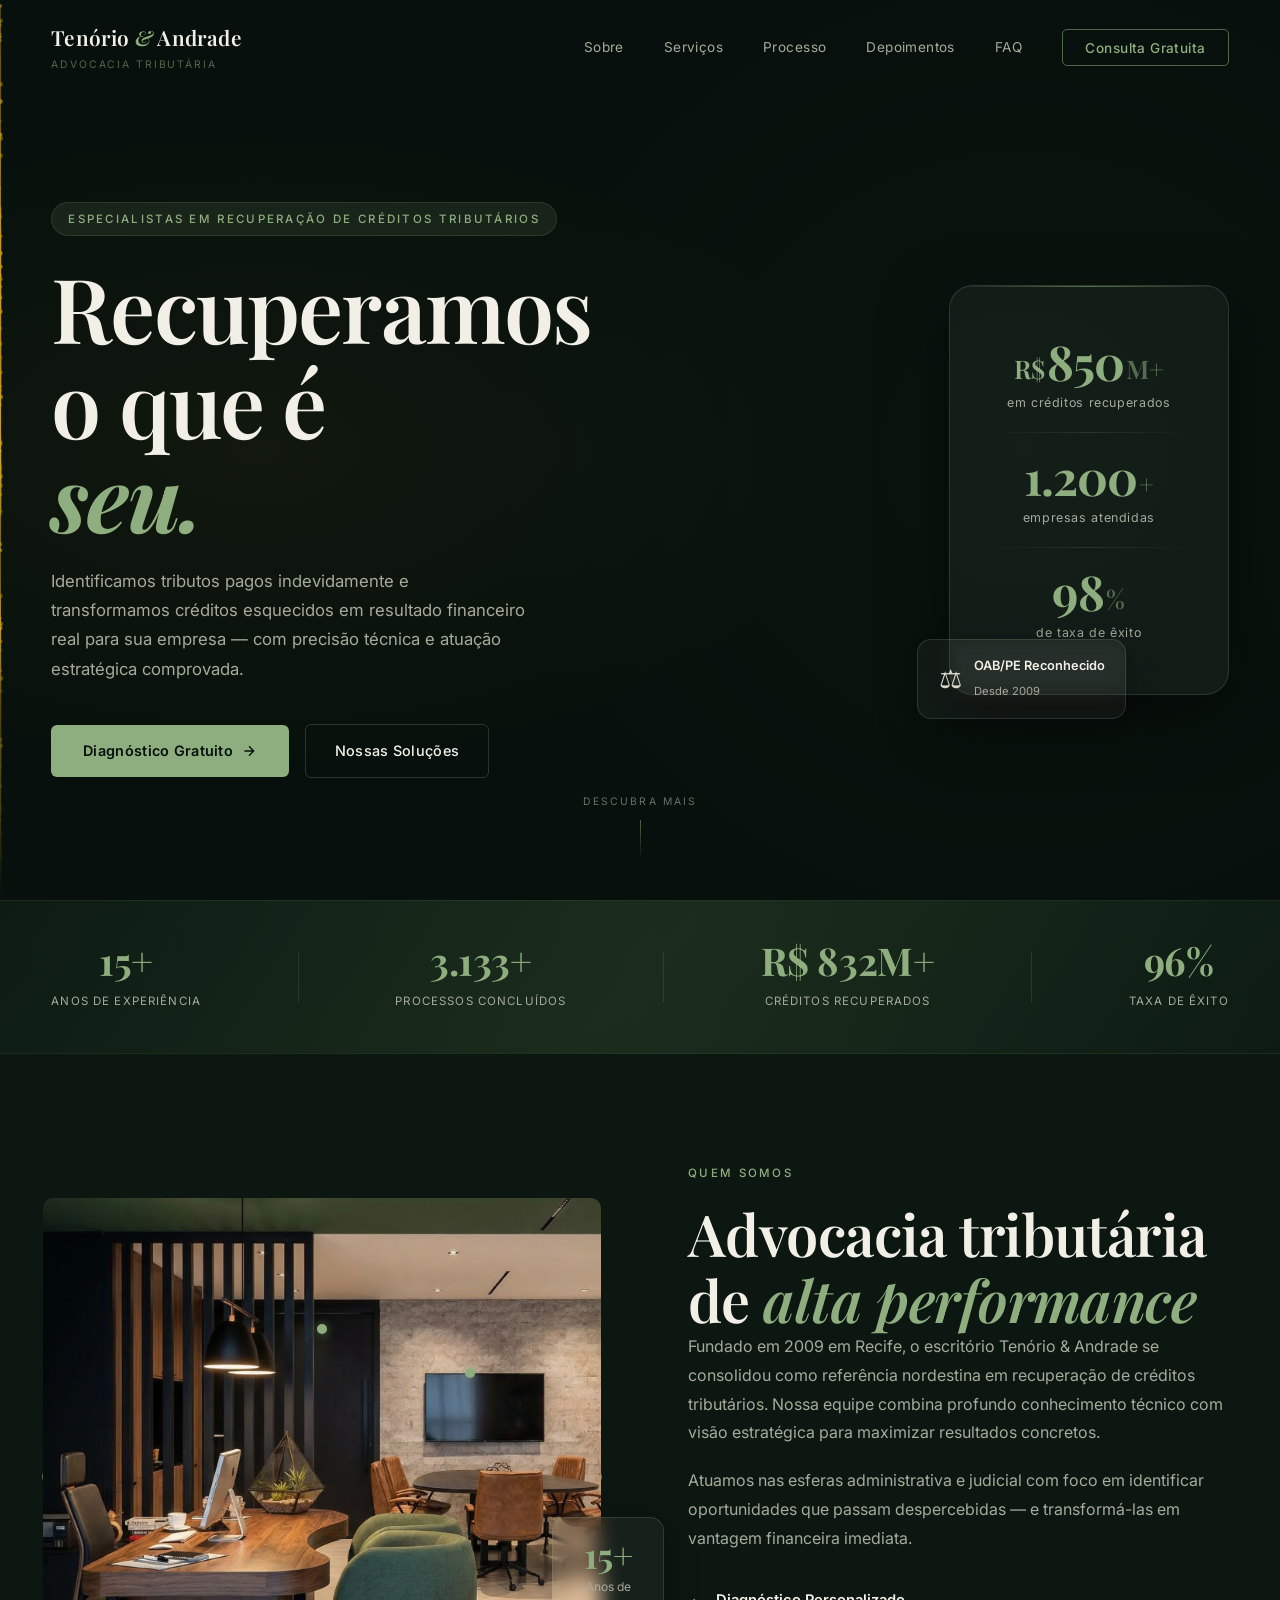
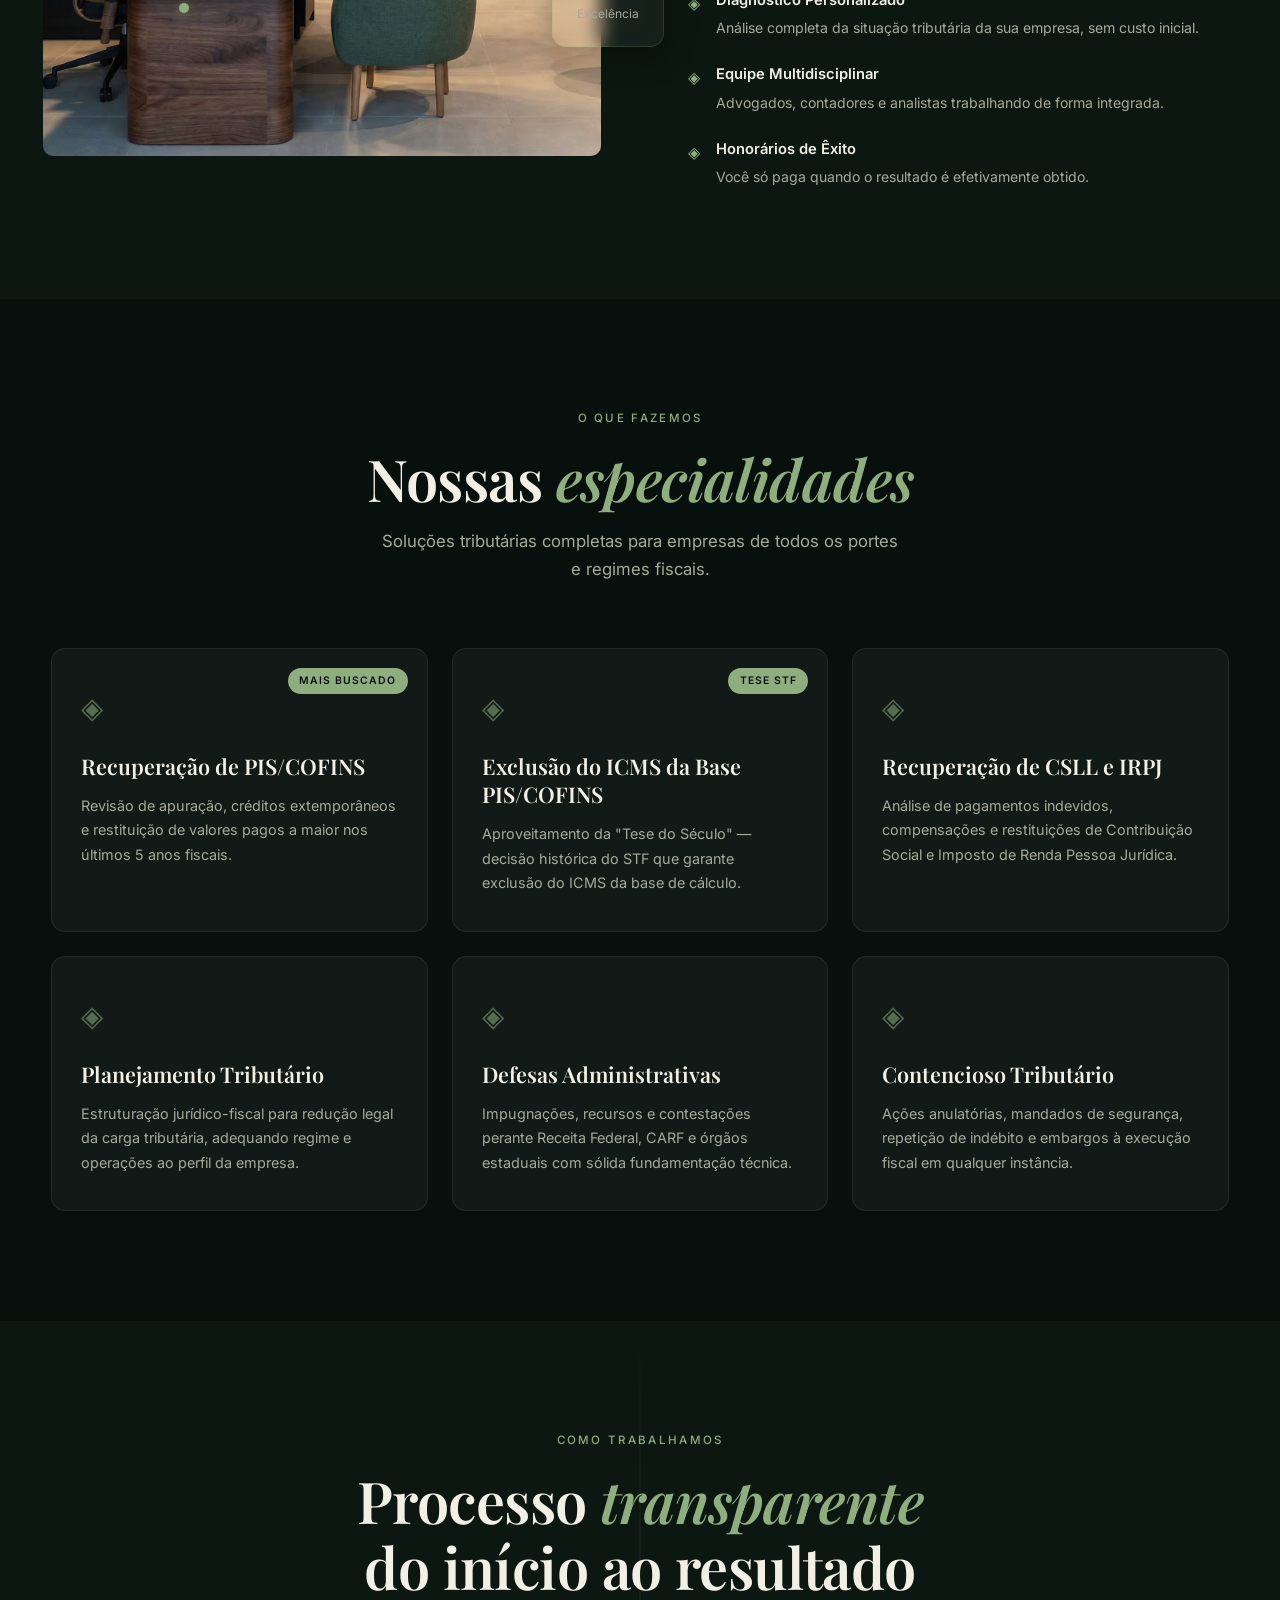
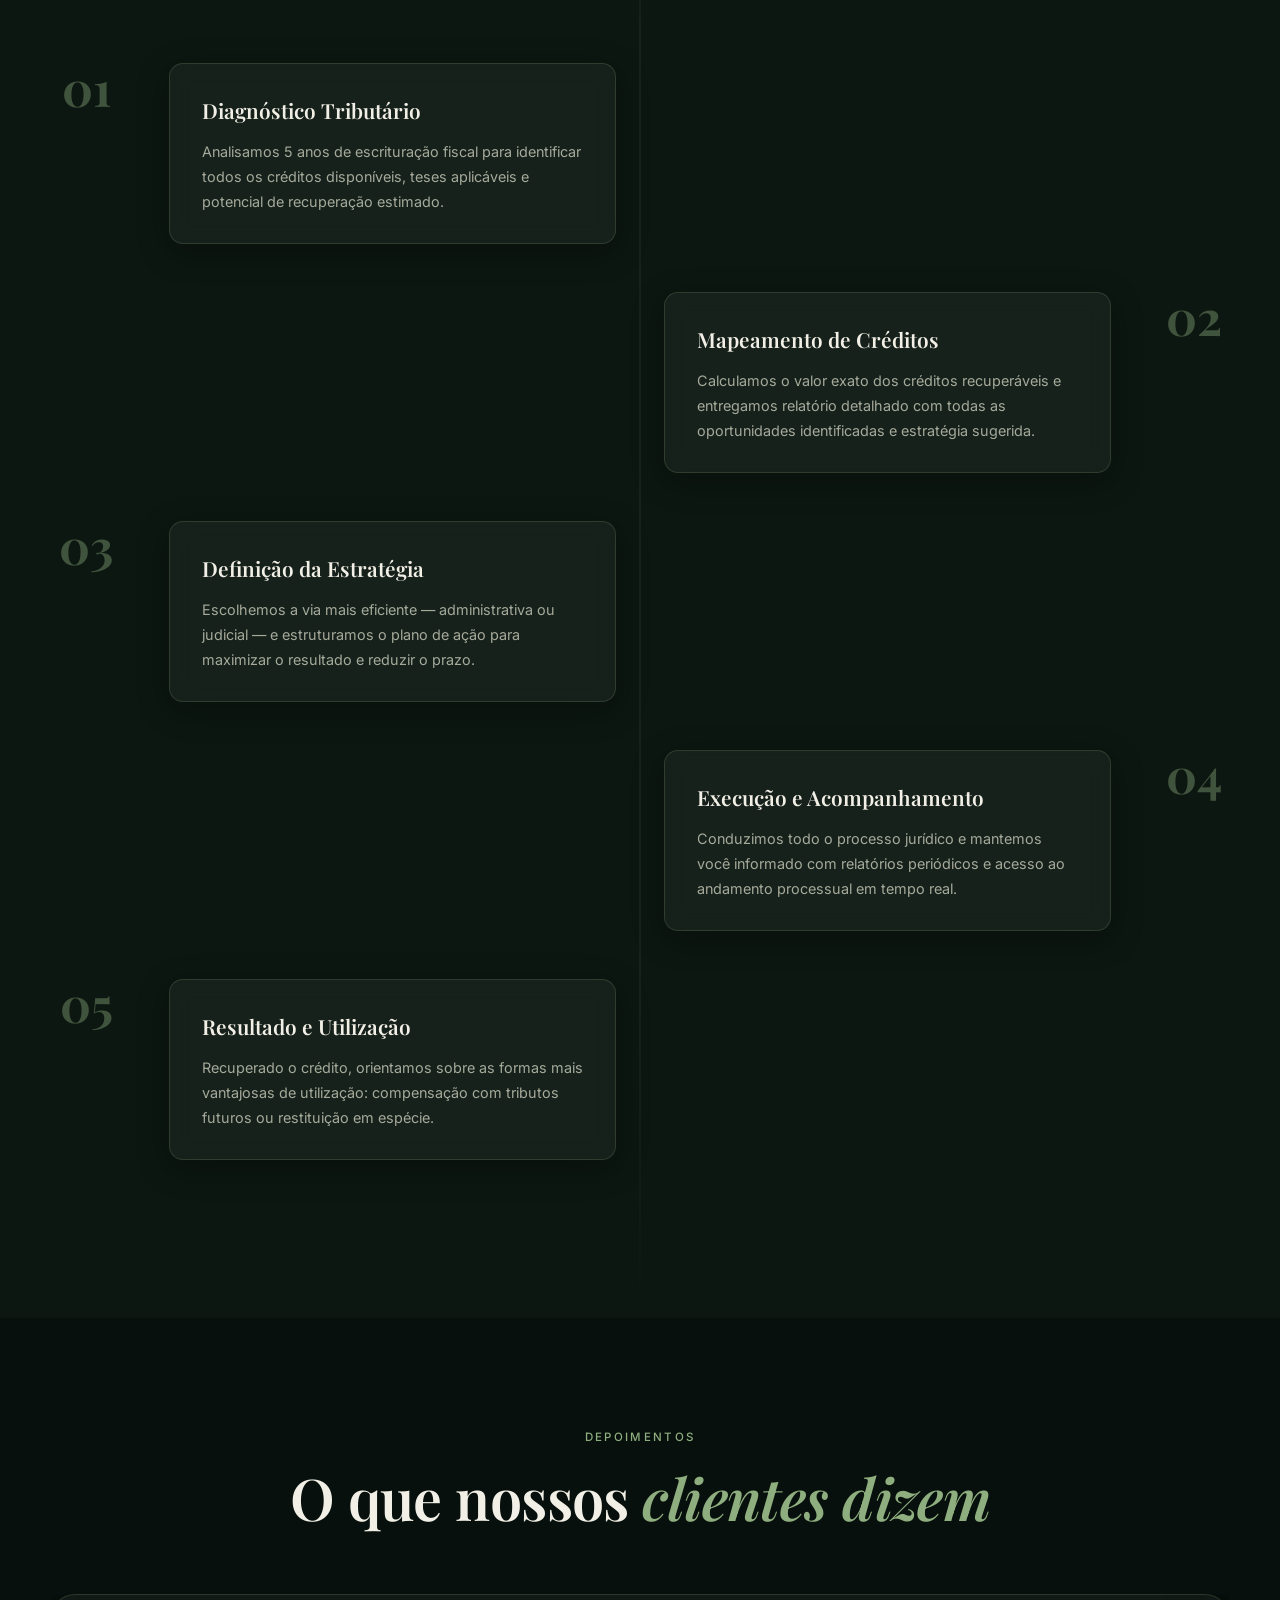
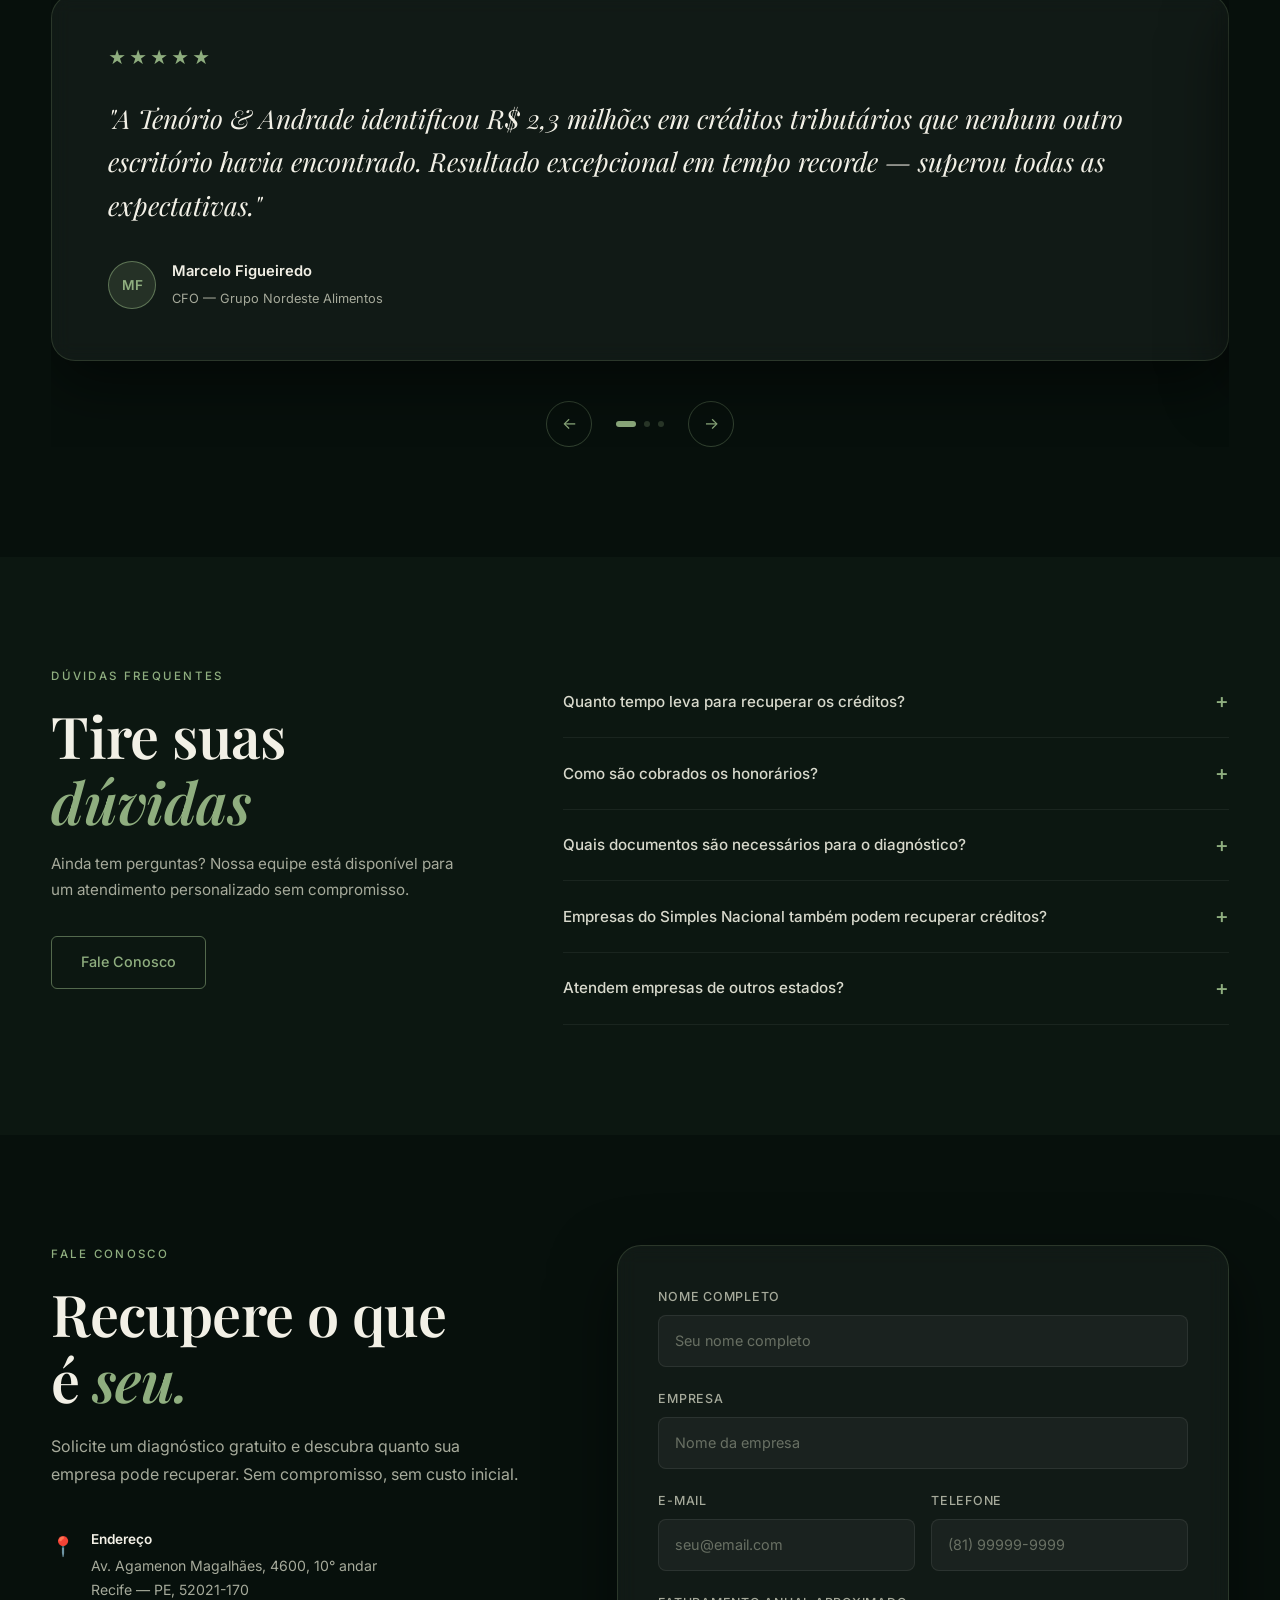
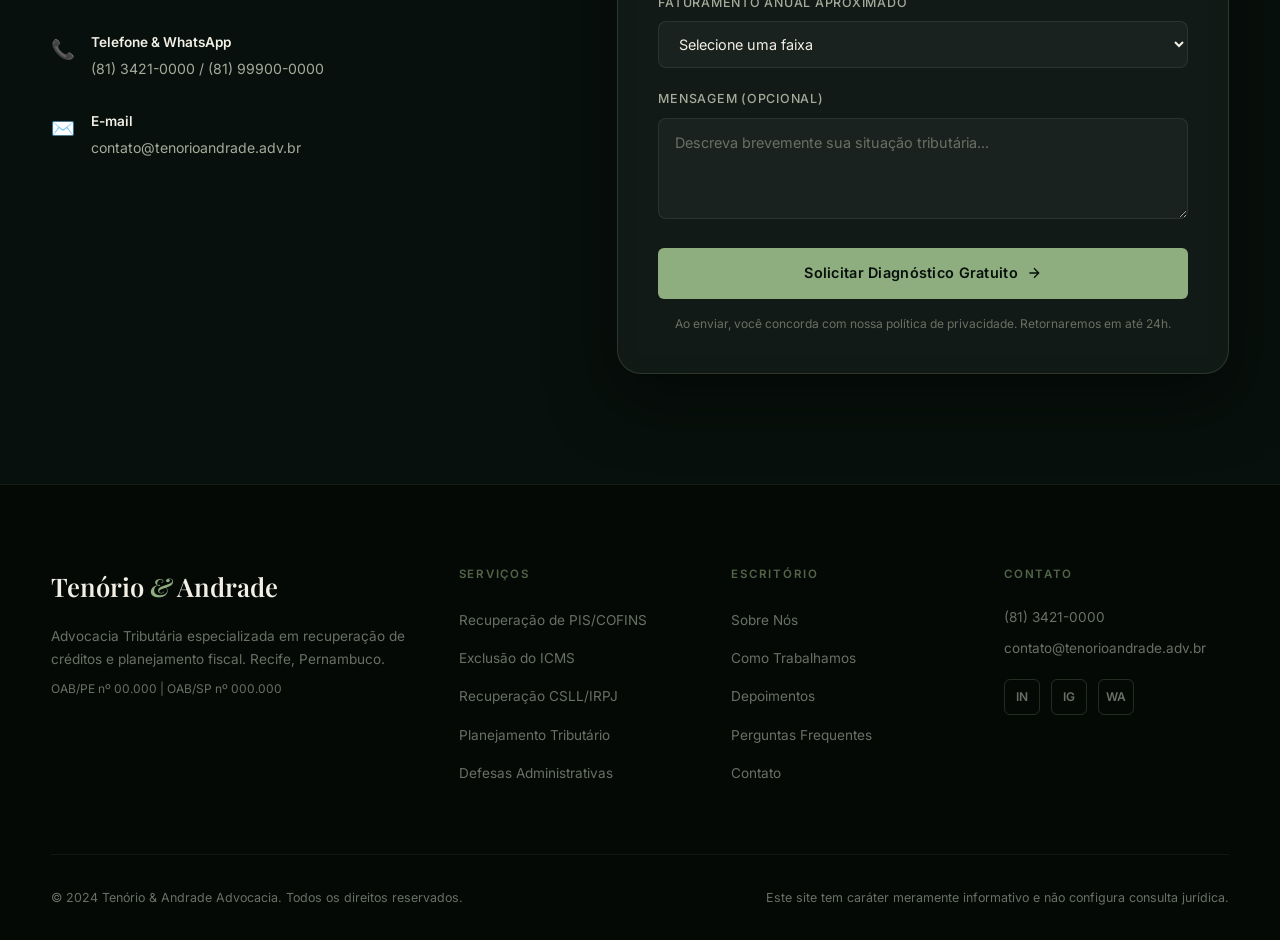
<file: tributario/tributario.html>
<!DOCTYPE html>
<html lang="pt-BR">
<head>
    <meta charset="UTF-8">
    <meta name="viewport" content="width=device-width, initial-scale=1.0">
    <meta name="description" content="Tenório & Andrade — Advocacia Tributária especializada em recuperação de créditos tributários. Recuperamos PIS/COFINS, ICMS, CSLL e muito mais.">
    <title>Tenório & Andrade | Advocacia Tributária</title>
    <link rel="preconnect" href="https://fonts.googleapis.com">
    <link rel="preconnect" href="https://fonts.gstatic.com" crossorigin>
    <link href="https://fonts.googleapis.com/css2?family=Cormorant+Garamond:ital,wght@0,300;0,400;0,600;0,700;1,300;1,400;1,600;1,700&family=Outfit:wght@300;400;500;600&display=swap" rel="stylesheet">
    <link rel="stylesheet" href="tributario.css">
</head>
<body>

    <!-- ===================== NAVEGAÇÃO ===================== -->
    <nav class="navbar" id="navbar">
        <div class="nav-container">
            <a href="#hero" class="nav-logo">
                <span class="logo-name">Tenório <em>&amp;</em> Andrade</span>
                <span class="logo-tagline">Advocacia Tributária</span>
            </a>
            <ul class="nav-links" id="navLinks">
                <li><a href="#sobre">Sobre</a></li>
                <li><a href="#servicos">Serviços</a></li>
                <li><a href="#processo">Processo</a></li>
                <li><a href="#depoimentos">Depoimentos</a></li>
                <li><a href="#faq">FAQ</a></li>
                <li><a href="#contato" class="nav-cta">Consulta Gratuita</a></li>
            </ul>
            <button class="hamburger" id="hamburger" aria-label="Abrir menu">
                <span></span>
                <span></span>
                <span></span>
            </button>
        </div>
    </nav>

    <!-- ===================== HERO ===================== -->
    <section class="hero" id="hero">
        <canvas id="particleCanvas"></canvas>
        <div class="hero-overlay"></div>
        <div class="hero-content container">
            <div class="hero-text">
                <p class="hero-eyebrow fade-in-up delay-1">Especialistas em Recuperação de Créditos Tributários</p>
                <h1 class="hero-title fade-in-up delay-2">
                    Recuperamos<br>
                    o que é<br>
                    <em>seu.</em>
                </h1>
                <p class="hero-desc fade-in-up delay-3">
                    Identificamos tributos pagos indevidamente e transformamos créditos 
                    esquecidos em resultado financeiro real para sua empresa — com precisão 
                    técnica e atuação estratégica comprovada.
                </p>
                <div class="hero-actions fade-in-up delay-4">
                    <a href="#contato" class="btn-primary">
                        <span>Diagnóstico Gratuito</span>
                        <svg width="16" height="16" viewBox="0 0 24 24" fill="none" stroke="currentColor" stroke-width="2"><path d="M5 12h14M12 5l7 7-7 7"/></svg>
                    </a>
                    <a href="#servicos" class="btn-ghost">Nossas Soluções</a>
                </div>
            </div>

            <div class="hero-visual fade-in-right delay-2">
                <div class="hero-card glass">
                    <div class="hero-stat">
                        <div class="stat-num-wrap">
                            <span class="hero-stat-prefix">R$</span>
                            <span class="hero-stat-value" data-target="850">0</span>
                            <span class="hero-stat-suffix">M+</span>
                        </div>
                        <p>em créditos recuperados</p>
                    </div>
                    <div class="hero-divider"></div>
                    <div class="hero-stat">
                        <div class="stat-num-wrap">
                            <span class="hero-stat-value" data-target="1200">0</span>
                            <span class="hero-stat-suffix">+</span>
                        </div>
                        <p>empresas atendidas</p>
                    </div>
                    <div class="hero-divider"></div>
                    <div class="hero-stat">
                        <div class="stat-num-wrap">
                            <span class="hero-stat-value" data-target="98">0</span>
                            <span class="hero-stat-suffix">%</span>
                        </div>
                        <p>de taxa de êxito</p>
                    </div>
                </div>
                <div class="hero-badge glass">
                    <div class="badge-seal">⚖</div>
                    <div class="badge-text">
                        <strong>OAB/PE Reconhecido</strong>
                        <span>Desde 2009</span>
                    </div>
                </div>
            </div>
        </div>
        <div class="hero-scroll">
            <span class="scroll-label">Descubra mais</span>
            <div class="scroll-line"></div>
        </div>
    </section>

    <!-- ===================== STATS BAR ===================== -->
    <div class="statsbar">
        <div class="statsbar-inner container">
            <div class="sbar-item">
                <span class="sbar-value"><span class="counter" data-target="15">0</span>+</span>
                <span class="sbar-label">Anos de Experiência</span>
            </div>
            <div class="sbar-sep"></div>
            <div class="sbar-item">
                <span class="sbar-value"><span class="counter" data-target="3200">0</span>+</span>
                <span class="sbar-label">Processos Concluídos</span>
            </div>
            <div class="sbar-sep"></div>
            <div class="sbar-item">
                <span class="sbar-value">R$ <span class="counter" data-target="850">0</span>M+</span>
                <span class="sbar-label">Créditos Recuperados</span>
            </div>
            <div class="sbar-sep"></div>
            <div class="sbar-item">
                <span class="sbar-value"><span class="counter" data-target="98">0</span>%</span>
                <span class="sbar-label">Taxa de Êxito</span>
            </div>
        </div>
    </div>

    <!-- ===================== SOBRE ===================== -->
    <section class="about section" id="sobre">
        <div class="container">
            <div class="about-grid">
                <div class="about-visual reveal-left">
                    <div class="about-art">
                        <div class="art-ring ring-1"></div>
                        <div class="art-ring ring-2"></div>
                        <div class="art-ring ring-3"></div>
                        <div class="art-center">
                            <img src="room.jpg" alt="" srcset="">
                        </div>
                        <div class="art-dot dot-1"></div>
                        <div class="art-dot dot-2"></div>
                        <div class="art-dot dot-3"></div>
                    </div>
                    <div class="about-badge glass">
                        <strong>15+</strong>
                        <span>Anos de<br>Excelência</span>
                    </div>
                </div>
                <div class="about-content reveal-right">
                    <p class="eyebrow">Quem Somos</p>
                    <h2 class="sec-title">Advocacia tributária de <em>alta performance</em></h2>
                    <p class="about-text">
                        Fundado em 2009 em Recife, o escritório Tenório &amp; Andrade se consolidou 
                        como referência nordestina em recuperação de créditos tributários. Nossa equipe 
                        combina profundo conhecimento técnico com visão estratégica para maximizar 
                        resultados concretos.
                    </p>
                    <p class="about-text">
                        Atuamos nas esferas administrativa e judicial com foco em identificar 
                        oportunidades que passam despercebidas — e transformá-las em vantagem 
                        financeira imediata.
                    </p>
                    <div class="about-features">
                        <div class="feat-item">
                            <span class="feat-icon">◈</span>
                            <div>
                                <strong>Diagnóstico Personalizado</strong>
                                <p>Análise completa da situação tributária da sua empresa, sem custo inicial.</p>
                            </div>
                        </div>
                        <div class="feat-item">
                            <span class="feat-icon">◈</span>
                            <div>
                                <strong>Equipe Multidisciplinar</strong>
                                <p>Advogados, contadores e analistas trabalhando de forma integrada.</p>
                            </div>
                        </div>
                        <div class="feat-item">
                            <span class="feat-icon">◈</span>
                            <div>
                                <strong>Honorários de Êxito</strong>
                                <p>Você só paga quando o resultado é efetivamente obtido.</p>
                            </div>
                        </div>
                    </div>
                </div>
            </div>
        </div>
    </section>

    <!-- ===================== SERVIÇOS ===================== -->
    <section class="services section" id="servicos">
        <div class="container">
            <div class="sec-header reveal-up">
                <p class="eyebrow">O que Fazemos</p>
                <h2 class="sec-title">Nossas <em>especialidades</em></h2>
                <p class="sec-sub">Soluções tributárias completas para empresas de todos os portes e regimes fiscais.</p>
            </div>
            <div class="services-grid">
                <div class="svc-card reveal-up delay-1">
                    <div class="svc-glow"></div>
                    <div class="svc-tag">Mais buscado</div>
                    <div class="svc-icon">◈</div>
                    <h3>Recuperação de PIS/COFINS</h3>
                    <p>Revisão de apuração, créditos extemporâneos e restituição de valores pagos a maior nos últimos 5 anos fiscais.</p>
                </div>
                <div class="svc-card reveal-up delay-2">
                    <div class="svc-glow"></div>
                    <div class="svc-tag">Tese STF</div>
                    <div class="svc-icon">◈</div>
                    <h3>Exclusão do ICMS da Base PIS/COFINS</h3>
                    <p>Aproveitamento da "Tese do Século" — decisão histórica do STF que garante exclusão do ICMS da base de cálculo.</p>
                </div>
                <div class="svc-card reveal-up delay-3">
                    <div class="svc-glow"></div>
                    <div class="svc-icon">◈</div>
                    <h3>Recuperação de CSLL e IRPJ</h3>
                    <p>Análise de pagamentos indevidos, compensações e restituições de Contribuição Social e Imposto de Renda Pessoa Jurídica.</p>
                </div>
                <div class="svc-card reveal-up delay-1">
                    <div class="svc-glow"></div>
                    <div class="svc-icon">◈</div>
                    <h3>Planejamento Tributário</h3>
                    <p>Estruturação jurídico-fiscal para redução legal da carga tributária, adequando regime e operações ao perfil da empresa.</p>
                </div>
                <div class="svc-card reveal-up delay-2">
                    <div class="svc-glow"></div>
                    <div class="svc-icon">◈</div>
                    <h3>Defesas Administrativas</h3>
                    <p>Impugnações, recursos e contestações perante Receita Federal, CARF e órgãos estaduais com sólida fundamentação técnica.</p>
                </div>
                <div class="svc-card reveal-up delay-3">
                    <div class="svc-glow"></div>
                    <div class="svc-icon">◈</div>
                    <h3>Contencioso Tributário</h3>
                    <p>Ações anulatórias, mandados de segurança, repetição de indébito e embargos à execução fiscal em qualquer instância.</p>
                </div>
            </div>
        </div>
    </section>

    <!-- ===================== PROCESSO ===================== -->
    <section class="process section" id="processo">
        <div class="container">
            <div class="sec-header reveal-up">
                <p class="eyebrow">Como Trabalhamos</p>
                <h2 class="sec-title">Processo <em>transparente</em><br>do início ao resultado</h2>
            </div>
            <div class="timeline">
                <div class="tl-item reveal-left">
                    <div class="tl-number">01</div>
                    <div class="tl-card glass">
                        <h3>Diagnóstico Tributário</h3>
                        <p>Analisamos 5 anos de escrituração fiscal para identificar todos os créditos disponíveis, teses aplicáveis e potencial de recuperação estimado.</p>
                    </div>
                </div>
                <div class="tl-item tl-right reveal-right">
                    <div class="tl-number">02</div>
                    <div class="tl-card glass">
                        <h3>Mapeamento de Créditos</h3>
                        <p>Calculamos o valor exato dos créditos recuperáveis e entregamos relatório detalhado com todas as oportunidades identificadas e estratégia sugerida.</p>
                    </div>
                </div>
                <div class="tl-item reveal-left">
                    <div class="tl-number">03</div>
                    <div class="tl-card glass">
                        <h3>Definição da Estratégia</h3>
                        <p>Escolhemos a via mais eficiente — administrativa ou judicial — e estruturamos o plano de ação para maximizar o resultado e reduzir o prazo.</p>
                    </div>
                </div>
                <div class="tl-item tl-right reveal-right">
                    <div class="tl-number">04</div>
                    <div class="tl-card glass">
                        <h3>Execução e Acompanhamento</h3>
                        <p>Conduzimos todo o processo jurídico e mantemos você informado com relatórios periódicos e acesso ao andamento processual em tempo real.</p>
                    </div>
                </div>
                <div class="tl-item reveal-left">
                    <div class="tl-number">05</div>
                    <div class="tl-card glass">
                        <h3>Resultado e Utilização</h3>
                        <p>Recuperado o crédito, orientamos sobre as formas mais vantajosas de utilização: compensação com tributos futuros ou restituição em espécie.</p>
                    </div>
                </div>
            </div>
        </div>
    </section>

    <!-- ===================== DEPOIMENTOS ===================== -->
    <section class="testimonials section" id="depoimentos">
        <div class="container">
            <div class="sec-header reveal-up">
                <p class="eyebrow">Depoimentos</p>
                <h2 class="sec-title">O que nossos <em>clientes dizem</em></h2>
            </div>
            <div class="tslider-wrap">
                <div class="tslider" id="tSlider">
                    <div class="tcard glass">
                        <div class="tcard-stars">★★★★★</div>
                        <blockquote>"A Tenório &amp; Andrade identificou R$ 2,3 milhões em créditos tributários que nenhum outro escritório havia encontrado. Resultado excepcional em tempo recorde — superou todas as expectativas."</blockquote>
                        <div class="tcard-author">
                            <div class="tcard-avatar">MF</div>
                            <div>
                                <strong>Marcelo Figueiredo</strong>
                                <span>CFO — Grupo Nordeste Alimentos</span>
                            </div>
                        </div>
                    </div>
                    <div class="tcard glass">
                        <div class="tcard-stars">★★★★★</div>
                        <blockquote>"Recuperamos mais de R$ 800 mil em ICMS indevidamente recolhido. O processo foi conduzido com total transparência e profissionalismo. Recomendo sem hesitar a qualquer empresa do Nordeste."</blockquote>
                        <div class="tcard-author">
                            <div class="tcard-avatar">CC</div>
                            <div>
                                <strong>Carolina Costa</strong>
                                <span>Diretora Financeira — TechNordeste S.A.</span>
                            </div>
                        </div>
                    </div>
                    <div class="tcard glass">
                        <div class="tcard-stars">★★★★★</div>
                        <blockquote>"Além da recuperação dos créditos, o planejamento tributário implementado pela equipe reduziu nossa carga fiscal em 32% ao ano. Uma parceria indispensável para o crescimento da empresa."</blockquote>
                        <div class="tcard-author">
                            <div class="tcard-avatar">RB</div>
                            <div>
                                <strong>Roberto Bezerra</strong>
                                <span>Sócio-Proprietário — Construtora Bezerraverde</span>
                            </div>
                        </div>
                    </div>
                </div>
                <div class="tcontrols">
                    <button class="tctrl" id="tPrev" aria-label="Anterior">←</button>
                    <div class="tdots" id="tDots"></div>
                    <button class="tctrl" id="tNext" aria-label="Próximo">→</button>
                </div>
            </div>
        </div>
    </section>

    <!-- ===================== FAQ ===================== -->
    <section class="faq section" id="faq">
        <div class="container">
            <div class="faq-grid">
                <div class="faq-left reveal-left">
                    <p class="eyebrow">Dúvidas Frequentes</p>
                    <h2 class="sec-title">Tire suas <em>dúvidas</em></h2>
                    <p class="faq-desc">Ainda tem perguntas? Nossa equipe está disponível para um atendimento personalizado sem compromisso.</p>
                    <a href="#contato" class="btn-outline">Fale Conosco</a>
                </div>
                <div class="faq-list reveal-right">
                    <div class="faq-item">
                        <button class="faq-q">
                            <span>Quanto tempo leva para recuperar os créditos?</span>
                            <span class="faq-chevron">+</span>
                        </button>
                        <div class="faq-a">
                            <p>O prazo varia conforme a via escolhida. Na via administrativa, o processo costuma levar de 6 a 18 meses. Na via judicial, de 1 a 3 anos. Em muitos casos, conseguimos homologação de compensações em menos de 12 meses.</p>
                        </div>
                    </div>
                    <div class="faq-item">
                        <button class="faq-q">
                            <span>Como são cobrados os honorários?</span>
                            <span class="faq-chevron">+</span>
                        </button>
                        <div class="faq-a">
                            <p>Trabalhamos predominantemente com honorários de êxito — um percentual sobre o valor efetivamente recuperado. Isso significa que o cliente não tem custo inicial e só paga quando obtém resultado concreto.</p>
                        </div>
                    </div>
                    <div class="faq-item">
                        <button class="faq-q">
                            <span>Quais documentos são necessários para o diagnóstico?</span>
                            <span class="faq-chevron">+</span>
                        </button>
                        <div class="faq-a">
                            <p>Para o diagnóstico inicial, precisamos das EFD-Contribuições, SPED Fiscal, DCTF e arquivos de escrituração dos últimos 5 anos. Nossa equipe orienta sobre todo o processo de coleta e envio dos documentos.</p>
                        </div>
                    </div>
                    <div class="faq-item">
                        <button class="faq-q">
                            <span>Empresas do Simples Nacional também podem recuperar créditos?</span>
                            <span class="faq-chevron">+</span>
                        </button>
                        <div class="faq-a">
                            <p>Sim. Mesmo empresas do Simples Nacional podem ter créditos a recuperar, especialmente relacionados a INSS sobre receita bruta, ICMS e ISS pagos a maior. Realizamos diagnóstico específico para cada regime tributário.</p>
                        </div>
                    </div>
                    <div class="faq-item">
                        <button class="faq-q">
                            <span>Atendem empresas de outros estados?</span>
                            <span class="faq-chevron">+</span>
                        </button>
                        <div class="faq-a">
                            <p>Sim. Atuamos em todo o território nacional com atendimento remoto completo. Possuímos equipe habilitada nos principais estados e parceria com escritórios locais para questões estaduais específicas quando necessário.</p>
                        </div>
                    </div>
                </div>
            </div>
        </div>
    </section>

    <!-- ===================== CONTATO ===================== -->
    <section class="contact section" id="contato">
        <div class="container">
            <div class="contact-grid">
                <div class="contact-info reveal-left">
                    <p class="eyebrow">Fale Conosco</p>
                    <h2 class="sec-title">Recupere o que<br>é <em>seu.</em></h2>
                    <p class="contact-desc">Solicite um diagnóstico gratuito e descubra quanto sua empresa pode recuperar. Sem compromisso, sem custo inicial.</p>
                    <div class="cinfo-items">
                        <div class="cinfo-item">
                            <span class="cinfo-icon">📍</span>
                            <div>
                                <strong>Endereço</strong>
                                <p>Av. Agamenon Magalhães, 4600, 10° andar<br>Recife — PE, 52021-170</p>
                            </div>
                        </div>
                        <div class="cinfo-item">
                            <span class="cinfo-icon">📞</span>
                            <div>
                                <strong>Telefone &amp; WhatsApp</strong>
                                <p>(81) 3421-0000 / (81) 99900-0000</p>
                            </div>
                        </div>
                        <div class="cinfo-item">
                            <span class="cinfo-icon">✉️</span>
                            <div>
                                <strong>E-mail</strong>
                                <p>contato@tenorioandrade.adv.br</p>
                            </div>
                        </div>
                    </div>
                </div>
                <div class="contact-form-wrap reveal-right">
                    <form class="cform glass" id="contactForm" novalidate>
                        <div class="cform-group">
                            <label for="c-name">Nome Completo</label>
                            <input type="text" id="c-name" name="name" placeholder="Seu nome completo" required>
                        </div>
                        <div class="cform-group">
                            <label for="c-company">Empresa</label>
                            <input type="text" id="c-company" name="company" placeholder="Nome da empresa" required>
                        </div>
                        <div class="cform-row">
                            <div class="cform-group">
                                <label for="c-email">E-mail</label>
                                <input type="email" id="c-email" name="email" placeholder="seu@email.com" required>
                            </div>
                            <div class="cform-group">
                                <label for="c-phone">Telefone</label>
                                <input type="tel" id="c-phone" name="phone" placeholder="(81) 99999-9999">
                            </div>
                        </div>
                        <div class="cform-group">
                            <label for="c-revenue">Faturamento Anual Aproximado</label>
                            <select id="c-revenue" name="revenue">
                                <option value="">Selecione uma faixa</option>
                                <option>Até R$ 500 mil</option>
                                <option>R$ 500 mil a R$ 2 milhões</option>
                                <option>R$ 2 milhões a R$ 10 milhões</option>
                                <option>Acima de R$ 10 milhões</option>
                            </select>
                        </div>
                        <div class="cform-group">
                            <label for="c-msg">Mensagem (opcional)</label>
                            <textarea id="c-msg" name="message" rows="3" placeholder="Descreva brevemente sua situação tributária..."></textarea>
                        </div>
                        <button type="submit" class="btn-primary btn-full">
                            <span>Solicitar Diagnóstico Gratuito</span>
                            <svg width="16" height="16" viewBox="0 0 24 24" fill="none" stroke="currentColor" stroke-width="2"><path d="M5 12h14M12 5l7 7-7 7"/></svg>
                        </button>
                        <p class="form-note">Ao enviar, você concorda com nossa política de privacidade. Retornaremos em até 24h.</p>
                    </form>
                </div>
            </div>
        </div>
    </section>

    <!-- ===================== RODAPÉ ===================== -->
    <footer class="footer">
        <div class="container">
            <div class="footer-grid">
                <div class="footer-brand">
                    <div class="footer-logo">Tenório <em>&amp;</em> Andrade</div>
                    <p>Advocacia Tributária especializada em recuperação de créditos e planejamento fiscal. Recife, Pernambuco.</p>
                    <p class="footer-oab">OAB/PE nº 00.000 | OAB/SP nº 000.000</p>
                </div>
                <div class="footer-col">
                    <h4>Serviços</h4>
                    <ul>
                        <li><a href="#servicos">Recuperação de PIS/COFINS</a></li>
                        <li><a href="#servicos">Exclusão do ICMS</a></li>
                        <li><a href="#servicos">Recuperação CSLL/IRPJ</a></li>
                        <li><a href="#servicos">Planejamento Tributário</a></li>
                        <li><a href="#servicos">Defesas Administrativas</a></li>
                    </ul>
                </div>
                <div class="footer-col">
                    <h4>Escritório</h4>
                    <ul>
                        <li><a href="#sobre">Sobre Nós</a></li>
                        <li><a href="#processo">Como Trabalhamos</a></li>
                        <li><a href="#depoimentos">Depoimentos</a></li>
                        <li><a href="#faq">Perguntas Frequentes</a></li>
                        <li><a href="#contato">Contato</a></li>
                    </ul>
                </div>
                <div class="footer-col">
                    <h4>Contato</h4>
                    <p>(81) 3421-0000</p>
                    <p>contato@tenorioandrade.adv.br</p>
                    <div class="footer-social">
                        <a href="#" aria-label="LinkedIn">in</a>
                        <a href="#" aria-label="Instagram">ig</a>
                        <a href="#" aria-label="WhatsApp">wa</a>
                    </div>
                </div>
            </div>
            <div class="footer-bottom">
                <p>© 2024 Tenório &amp; Andrade Advocacia. Todos os direitos reservados.</p>
                <p>Este site tem caráter meramente informativo e não configura consulta jurídica.</p>
            </div>
        </div>
    </footer>

    <script src="main.js"></script>
</body>
</html>
</file>
<file: style.css>
:root {
  --bg: #050526;
  --bg2: #08083d;
  --bg3: #161654;
  --surface: #1e1e24;
  --surface2: #26262e;
  --border: rgba(255,255,255,0.07);
  --border2: rgba(255,255,255,0.12);
  --text: #f0ede8;
  --text2: #a09a92;
  --text3: #6b6560;
  --gold: #c9a96e;
  --gold2: #e8c99a;
  --gold3: #8a6a38;
  --accent: #4a6fa5;
  --accent2: #6d95cc;
  --green: #5a8a68;
  --green2: #7ab88c;
  --red: #a05050;
  --shadow: 0 4px 40px rgba(0,0,0,0.5);
  --radius: 12px;
  --radius2: 8px;
  --transition: 0.35s cubic-bezier(0.4,0,0.2,1);
  --font-serif: 'Cormorant Garamond', Georgia, serif;
  --font-sans: 'DM Sans', system-ui, sans-serif;
}
[data-theme="light"] {
  --bg: #f5f2ed;
  --bg2: #dddcda;
  --bg3: #dbd8d1;
  --surface: #ffffff;
  --surface2: #d6dcef;
  --border: rgba(0,0,0,0.07);
  --border2: rgba(0,0,0,0.14);
  --text: #1a1714;
  --text2: #5c5650;
  --text3: #9a9288;
  --gold: #8a5c20;
  --gold2: #b07830;
  --gold3: #c9a96e;
  --accent: #2a4f85;
  --accent2: #4a6fa5;
  --green: #2d6b40;
  --green2: #4a8a5e;
  --red: #7a2a2a;
  --shadow: 0 4px 40px rgba(0,0,0,0.12);
}

*, *::before, *::after { box-sizing: border-box; margin: 0; padding: 0; }
html { scroll-behavior: smooth; font-size: 16px; }
body {
  background: var(--bg);
  color: var(--text);
  font-family: var(--font-sans);
  font-weight: 300;
  line-height: 1.7;
  overflow-x: hidden;
  transition: background var(--transition), color var(--transition);
}
::selection { background: var(--gold); color: #fff; }

/* SCROLLBAR */
::-webkit-scrollbar { width: 6px; }
::-webkit-scrollbar-track { background: var(--bg); }
::-webkit-scrollbar-thumb { background: var(--surface2); border-radius: 3px; }

/* TYPOGRAPHY */
h1, h2, h3 { font-family: var(--font-serif); font-weight: 400; line-height: 1.15; }
h1 { font-size: clamp(2.8rem, 7vw, 5.5rem); }
h2 { font-size: clamp(2rem, 4.5vw, 3.2rem); }
h3 { font-size: clamp(1.3rem, 2.5vw, 1.8rem); }
p { line-height: 1.75; }
em { font-style: italic; color: var(--gold); }
a { color: inherit; text-decoration: none; }

/* LAYOUT */
.container { max-width: 1160px; margin: 0 auto; padding: 0 32px; }
.section { padding: 100px 0; }
.grid2 { display: grid; grid-template-columns: 1fr 1fr; gap: 48px; align-items: center; }
.grid3 { display: grid; grid-template-columns: repeat(3, 1fr); gap: 24px; }

/* NAV */
nav {
  position: fixed; top: 0; left: 0; right: 0; z-index: 100;
  padding: 0 32px;
  transition: background var(--transition), border-color var(--transition), backdrop-filter var(--transition);
}
nav.scrolled {
  background: rgba(12,12,14,0.85);
  border-bottom: 1px solid var(--border);
  backdrop-filter: blur(20px);
}
[data-theme="light"] nav.scrolled { background: rgba(245,242,237,0.85); }
.nav-inner {
  max-width: 1160px; margin: 0 auto;
  display: flex; align-items: center; justify-content: space-between;
  height: 68px;
}
.nav-logo {
  display: flex; align-items: center; gap: 12px;
}
.nav-monogram {
  width: 36px; height: 36px;
  border: 1px solid var(--gold3);
  border-radius: 6px;
  display: flex; align-items: center; justify-content: center;
  font-family: var(--font-serif);
  font-size: 1rem;
  color: var(--gold);
  letter-spacing: 0.02em;
}
.nav-name {
  font-family: var(--font-serif);
  font-size: 1.1rem;
  color: var(--text);
  letter-spacing: 0.01em;
}
.nav-sub { font-size: 0.72rem; color: var(--text3); display: block; font-family: var(--font-sans); font-weight: 300; letter-spacing: 0.04em; text-transform: uppercase; margin-top: -2px; }
.nav-links { display: flex; align-items: center; gap: 32px; }
.nav-links a {
  font-size: 0.82rem; font-weight: 400; letter-spacing: 0.04em;
  text-transform: uppercase; color: var(--text2);
  transition: color var(--transition);
}
.nav-links a:hover { color: var(--gold); }
.nav-right { display: flex; align-items: center; gap: 16px; }
.btn-theme {
  background: none; border: 1px solid var(--border2);
  color: var(--text2); cursor: pointer;
  width: 34px; height: 34px; border-radius: 8px;
  display: flex; align-items: center; justify-content: center;
  font-size: 0.9rem;
  transition: all var(--transition);
}
.btn-theme:hover { border-color: var(--gold3); color: var(--gold); }
.btn-nav {
  background: var(--gold);
  color: #fff;
  padding: 8px 20px;
  border-radius: 8px;
  font-size: 0.82rem;
  font-weight: 500;
  letter-spacing: 0.03em;
  transition: all var(--transition);
}
.btn-nav:hover { background: var(--gold2); }
.hamburger { display: none; background: none; border: 1px solid var(--border2); border-radius: 8px; padding: 6px 10px; cursor: pointer; flex-direction: column; gap: 5px; }
.hamburger span { display: block; width: 18px; height: 1.5px; background: var(--text2); transition: all var(--transition); }

/* HERO */
.hero {
  min-height: 100vh;
  display: flex; align-items: center;
  padding: 100px 32px 80px;
  position: relative;
  overflow: hidden;
}
.hero-bg {
  position: absolute; inset: 0; pointer-events: none;
  background: radial-gradient(ellipse 60% 60% at 70% 50%, rgba(201,169,110,0.06) 0%, transparent 70%),
              radial-gradient(ellipse 40% 40% at 20% 80%, rgba(74,111,165,0.06) 0%, transparent 70%);
}
.hero-grid-lines {
  position: absolute; inset: 0; pointer-events: none;
  background-image: linear-gradient(var(--border) 1px, transparent 1px), linear-gradient(90deg, var(--border) 1px, transparent 1px);
  background-size: 80px 80px;
  mask-image: radial-gradient(ellipse 80% 80% at 50% 50%, black 30%, transparent 100%);
  opacity: 0.4;
}
.hero-content {
  max-width: 1160px; margin: 0 auto; width: 100%;
  display: grid; grid-template-columns: 1fr 420px; gap: 80px; align-items: center;
}
.hero-label {
  font-size: 0.78rem; letter-spacing: 0.1em; text-transform: uppercase;
  color: var(--gold); margin-bottom: 24px; display: block;
  opacity: 0; animation: fadeUp 0.8s 0.2s forwards;
}
.hero-h1 {
  opacity: 0; animation: fadeUp 0.8s 0.4s forwards;
  margin-bottom: 28px;
}
.hero-lead {
  font-size: 1.1rem; color: var(--text2); max-width: 500px;
  opacity: 0; animation: fadeUp 0.8s 0.6s forwards;
  margin-bottom: 40px;
}
.hero-actions {
  display: flex; gap: 16px; flex-wrap: wrap;
  opacity: 0; animation: fadeUp 0.8s 0.8s forwards;
}
.btn-primary {
  background: var(--gold);
  color: #fff;
  padding: 14px 32px;
  border-radius: var(--radius2);
  font-size: 0.9rem; font-weight: 500;
  letter-spacing: 0.03em;
  transition: all var(--transition);
  display: inline-flex; align-items: center; gap: 8px;
}
.btn-primary:hover { background: var(--gold2); transform: translateY(-2px); }
.btn-ghost {
  border: 1px solid var(--border2);
  color: var(--text2);
  padding: 14px 32px;
  border-radius: var(--radius2);
  font-size: 0.9rem; font-weight: 400;
  letter-spacing: 0.03em;
  transition: all var(--transition);
}
.btn-ghost:hover { border-color: var(--gold3); color: var(--gold); }
.hero-card {
  background: var(--surface);
  border: 1px solid var(--border);
  border-radius: var(--radius);
  padding: 32px;
  opacity: 0; animation: fadeLeft 0.9s 0.6s forwards;
  position: relative; overflow: hidden;
}
.hero-card::before {
  content: '';
  position: absolute; top: 0; left: 0; right: 0; height: 2px;
  background: linear-gradient(90deg, transparent, var(--gold), transparent);
}
.hero-card-label {
  font-size: 0.75rem; letter-spacing: 0.08em; text-transform: uppercase;
  color: var(--text3); margin-bottom: 20px; display: block;
}
.hero-stat {
  font-family: var(--font-serif);
  font-size: 3.2rem;
  color: var(--gold);
  line-height: 1;
  margin-bottom: 6px;
}
.hero-stat-label { font-size: 0.85rem; color: var(--text2); margin-bottom: 24px; }
.hero-divider { height: 1px; background: var(--border); margin: 24px 0; }
.hero-feat-row {
  display: flex; align-items: center; gap: 10px; margin-bottom: 12px;
  font-size: 0.88rem; color: var(--text2);
}
.hero-feat-row:last-child { margin-bottom: 0; }
.feat-dot {
  width: 6px; height: 6px; border-radius: 50%;
  background: var(--gold); flex-shrink: 0;
}

/* SCROLLING TICKER */
.ticker {
  border-top: 1px solid var(--border);
  border-bottom: 1px solid var(--border);
  overflow: hidden;
  padding: 16px 0;
  background: var(--bg2);
}
.ticker-track {
  display: flex; gap: 0; white-space: nowrap;
  animation: ticker 30s linear infinite;
}
.ticker-item {
  display: inline-flex; align-items: center; gap: 24px;
  padding: 0 40px;
  font-size: 0.8rem; letter-spacing: 0.06em; text-transform: uppercase;
  color: var(--text3);
  flex-shrink: 0;
}
.ticker-item span { color: var(--gold); font-size: 1rem; }

/* SECTIONS BASE */
.section-label {
  font-size: 0.75rem; letter-spacing: 0.1em; text-transform: uppercase;
  color: var(--gold); margin-bottom: 16px; display: block;
}
.section-h2 { margin-bottom: 20px; }
.section-lead { color: var(--text2); font-size: 1.05rem; max-width: 600px; }

/* INTRO ABOUT */
.about { background: var(--bg2); }
.about-grid { display: grid; grid-template-columns: 1fr 1fr; gap: 80px; align-items: start; }
.about-left .big-quote {
  font-family: var(--font-serif);
  font-size: clamp(1.6rem, 3vw, 2.4rem);
  font-weight: 300;
  line-height: 1.3;
  color: var(--text);
  margin-bottom: 28px;
}
.about-body { color: var(--text2); margin-bottom: 20px; }
.about-tags { display: flex; flex-wrap: wrap; gap: 8px; margin-top: 32px; }
.tag {
  border: 1px solid var(--border2);
  padding: 6px 14px; border-radius: 100px;
  font-size: 0.78rem; color: var(--text2);
  letter-spacing: 0.03em;
  transition: all var(--transition);
}
.tag:hover { border-color: var(--gold3); color: var(--gold); }
.about-right { display: flex; flex-direction: column; gap: 20px; }
.stat-card {
  background: var(--surface);
  border: 1px solid var(--border);
  border-radius: var(--radius2);
  padding: 24px;
  position: relative;
}
.stat-card-num {
  font-family: var(--font-serif);
  font-size: 2.8rem;
  color: var(--gold);
  line-height: 1;
  margin-bottom: 4px;
}
.stat-card-label { font-size: 0.88rem; color: var(--text2); }
.stat-card-desc { font-size: 0.82rem; color: var(--text3); margin-top: 8px; }

/* PRODUCTS */
.products-header { margin-bottom: 64px; }
.product-category { margin-bottom: 72px; }
.category-header {
  display: flex; align-items: center; gap: 20px;
  margin-bottom: 32px; padding-bottom: 20px;
  border-bottom: 1px solid var(--border);
}
.category-icon {
  width: 44px; height: 44px;
  background: var(--surface2);
  border: 1px solid var(--border2);
  border-radius: 10px;
  display: flex; align-items: center; justify-content: center;
  font-family: var(--font-serif); font-size: 1.2rem; color: var(--gold);
}
.category-title { font-family: var(--font-serif); font-size: 1.6rem; color: var(--text); }
.category-count { font-size: 0.78rem; color: var(--text3); letter-spacing: 0.04em; text-transform: uppercase; margin-top: 2px; }
.product-grid { display: grid; grid-template-columns: 1fr 1fr; gap: 20px; }
.product-card {
  background: var(--surface);
  border: 1px solid var(--border);
  border-radius: var(--radius);
  overflow: hidden;
  transition: transform var(--transition), border-color var(--transition), box-shadow var(--transition);
  cursor: pointer;
  position: relative;
}
.product-card:hover {
  transform: translateY(-4px);
  border-color: var(--gold3);
  box-shadow: 0 12px 40px rgba(0,0,0,0.3), 0 0 0 1px var(--gold3);
}
.product-card-top {
  padding: 28px 28px 20px;
  position: relative;
}
.product-card-top::after {
  content: '';
  position: absolute; bottom: 0; left: 28px; right: 28px;
  height: 1px; background: var(--border);
}
.product-number {
  font-family: var(--font-serif); font-size: 4rem;
  color: var(--surface2); font-weight: 700;
  position: absolute; top: 16px; right: 20px;
  line-height: 1; user-select: none;
  transition: color var(--transition);
}
.product-card:hover .product-number { color: rgba(201,169,110,0.15); }
.product-badge {
  display: inline-flex; align-items: center; gap: 6px;
  padding: 4px 12px; border-radius: 100px;
  font-size: 0.72rem; letter-spacing: 0.04em; text-transform: uppercase;
  margin-bottom: 14px; font-weight: 500;
}
.badge-civel { background: rgba(74,111,165,0.15); color: var(--accent2); border: 1px solid rgba(74,111,165,0.25); }
.badge-trabalhista { background: rgba(90,138,104,0.15); color: var(--green2); border: 1px solid rgba(90,138,104,0.25); }
.badge-tributario { background: rgba(201,169,110,0.12); color: var(--gold); border: 1px solid rgba(201,169,110,0.2); }
.product-name {
  font-family: var(--font-serif); font-size: 1.4rem;
  color: var(--text); margin-bottom: 8px;
}
.product-tagline { font-size: 0.88rem; color: var(--text2); }
.product-card-bottom { padding: 20px 28px 24px; }
.product-features { display: flex; flex-direction: column; gap: 8px; margin-bottom: 20px; }
.product-feature {
  display: flex; align-items: center; gap: 10px;
  font-size: 0.85rem; color: var(--text2);
}
.product-feature-dot {
  width: 4px; height: 4px; border-radius: 50%;
  background: var(--gold3); flex-shrink: 0;
}
.product-footer {
  display: flex; align-items: center; justify-content: space-between;
  margin-top: 16px; padding-top: 16px;
  border-top: 1px solid var(--border);
}
.product-price {
  font-family: var(--font-serif);
  font-size: 1.6rem; color: var(--gold);
  line-height: 1;
}
.product-price-label { font-size: 0.72rem; color: var(--text3); margin-top: 2px; }
.btn-product {
  background: none; border: 1px solid var(--border2);
  color: var(--text2); padding: 8px 18px;
  border-radius: var(--radius2); font-size: 0.82rem;
  cursor: pointer; font-family: var(--font-sans);
  transition: all var(--transition);
  display: flex; align-items: center; gap: 6px;
}
.btn-product:hover { border-color: var(--gold3); color: var(--gold); background: rgba(201,169,110,0.06); }

/* DIFFERENTIALS */
.diff { background: var(--bg2); }
.diff-grid { display: grid; grid-template-columns: repeat(3, 1fr); gap: 24px; margin-top: 56px; }
.diff-card {
  background: var(--surface);
  border: 1px solid var(--border);
  border-radius: var(--radius);
  padding: 32px 28px;
  transition: transform var(--transition), border-color var(--transition);
}
.diff-card:hover { transform: translateY(-4px); border-color: var(--border2); }
.diff-icon {
  width: 44px; height: 44px;
  margin-bottom: 20px;
  background: var(--surface2);
  border-radius: 10px;
  display: flex; align-items: center; justify-content: center;
  font-size: 1.2rem;
}
.diff-title { font-family: var(--font-serif); font-size: 1.25rem; margin-bottom: 12px; }
.diff-body { font-size: 0.88rem; color: var(--text2); line-height: 1.7; }

/* PROCESS */
.process-steps { display: flex; flex-direction: column; gap: 0; margin-top: 56px; position: relative; }
.process-steps::before {
  content: '';
  position: absolute; left: 22px; top: 44px; bottom: 44px;
  width: 1px; background: var(--border);
}
.process-step {
  display: flex; gap: 32px; align-items: flex-start;
  padding: 28px 0;
  position: relative;
}
.step-num {
  width: 44px; height: 44px; flex-shrink: 0;
  border: 1px solid var(--border2);
  border-radius: 50%;
  display: flex; align-items: center; justify-content: center;
  font-family: var(--font-serif); font-size: 1rem; color: var(--gold);
  background: var(--bg);
  position: relative; z-index: 1;
  transition: all var(--transition);
}
.process-step:hover .step-num {
  border-color: var(--gold3);
  background: rgba(201,169,110,0.08);
}
.step-content { padding-top: 8px; }
.step-title { font-family: var(--font-serif); font-size: 1.3rem; margin-bottom: 8px; }
.step-body { font-size: 0.9rem; color: var(--text2); max-width: 600px; }

/* TESTIMONIAL */
.testimonial-section { background: var(--bg2); }
.testimonial-inner {
  max-width: 800px; margin: 0 auto; text-align: center;
}
.testimonial-quote {
  font-family: var(--font-serif);
  font-size: clamp(1.5rem, 3vw, 2.2rem);
  font-style: italic;
  line-height: 1.4;
  color: var(--text);
  margin-bottom: 32px;
  position: relative;
}
.testimonial-quote::before {
  content: '"';
  position: absolute; top: -20px; left: -10px;
  font-size: 6rem; color: rgba(201,169,110,0.12);
  font-family: var(--font-serif); line-height: 1;
}
.testimonial-author {
  display: flex; align-items: center; justify-content: center;
  gap: 14px;
}
.testimonial-avatar {
  width: 44px; height: 44px; border-radius: 50%;
  background: var(--surface2);
  border: 1px solid var(--border2);
  display: flex; align-items: center; justify-content: center;
  font-family: var(--font-serif); font-size: 1.1rem; color: var(--gold);
}
.testimonial-name { font-weight: 500; font-size: 0.95rem; }
.testimonial-role { font-size: 0.82rem; color: var(--text3); }

/* FAQ */
.faq-list { margin-top: 56px; max-width: 800px; }
.faq-item {
  border-bottom: 1px solid var(--border);
}
.faq-btn {
  width: 100%; background: none; border: none;
  display: flex; align-items: center; justify-content: space-between;
  padding: 24px 0; gap: 20px;
  cursor: pointer; text-align: left;
  font-family: var(--font-serif); font-size: 1.2rem; color: var(--text);
  transition: color var(--transition);
}
.faq-btn:hover { color: var(--gold); }
.faq-icon {
  width: 24px; height: 24px; flex-shrink: 0;
  border: 1px solid var(--border2); border-radius: 50%;
  display: flex; align-items: center; justify-content: center;
  font-size: 0.9rem; color: var(--text2);
  transition: all var(--transition);
}
.faq-item.open .faq-icon {
  border-color: var(--gold3); color: var(--gold);
  transform: rotate(45deg);
}
.faq-body {
  max-height: 0; overflow: hidden;
  transition: max-height 0.4s cubic-bezier(0.4,0,0.2,1);
}
.faq-body-inner { padding: 0 0 24px; color: var(--text2); font-size: 0.95rem; max-width: 680px; }

/* CONTACT */
.contact-section { background: var(--bg2); }
.contact-grid { display: grid; grid-template-columns: 1fr 1fr; gap: 80px; align-items: start; }
.contact-left .contact-h2 { margin-bottom: 20px; }
.contact-lead { color: var(--text2); margin-bottom: 32px; }
.contact-details { display: flex; flex-direction: column; gap: 16px; }
.contact-detail {
  display: flex; align-items: center; gap: 14px;
  font-size: 0.92rem; color: var(--text2);
}
.contact-detail-icon {
  width: 36px; height: 36px; flex-shrink: 0;
  background: var(--surface); border: 1px solid var(--border);
  border-radius: var(--radius2);
  display: flex; align-items: center; justify-content: center;
  font-size: 0.95rem;
}
.contact-detail a { color: var(--text2); transition: color var(--transition); }
.contact-detail a:hover { color: var(--gold); }
.contact-form {
  background: var(--surface);
  border: 1px solid var(--border);
  border-radius: var(--radius);
  padding: 40px;
}
.form-group { margin-bottom: 20px; }
.form-label {
  display: block; font-size: 0.78rem; letter-spacing: 0.05em;
  text-transform: uppercase; color: var(--text3);
  margin-bottom: 8px;
}
.form-input, .form-select, .form-textarea {
  width: 100%; background: var(--bg2);
  border: 1px solid var(--border);
  border-radius: var(--radius2);
  padding: 12px 16px;
  color: var(--text); font-family: var(--font-sans);
  font-size: 0.92rem; font-weight: 300;
  outline: none; transition: border-color var(--transition);
}
.form-select {
  background-image: url("data:image/svg+xml,%3Csvg xmlns='http://www.w3.org/2000/svg' width='12' height='12' viewBox='0 0 24 24' fill='none' stroke='%23a09a92' stroke-width='2'%3E%3Cpath d='M6 9l6 6 6-6'/%3E%3C/svg%3E");
  background-repeat: no-repeat; background-position: right 14px center;
  padding-right: 40px; cursor: pointer;
}
.form-textarea { resize: vertical; min-height: 120px; }
.form-input:focus, .form-select:focus, .form-textarea:focus {
  border-color: var(--gold3);
}
.form-input::placeholder, .form-textarea::placeholder { color: var(--text3); }
.form-row { display: grid; grid-template-columns: 1fr 1fr; gap: 16px; }
.btn-submit {
  width: 100%; background: var(--gold);
  color: #fff; border: none;
  padding: 15px 32px; border-radius: var(--radius2);
  font-family: var(--font-sans); font-size: 0.92rem; font-weight: 500;
  letter-spacing: 0.03em; cursor: pointer;
  transition: all var(--transition);
  display: flex; align-items: center; justify-content: center; gap: 8px;
  margin-top: 8px;
}
.btn-submit:hover { background: var(--gold2); transform: translateY(-2px); }
.btn-submit:active { transform: translateY(0); }
.form-note { font-size: 0.78rem; color: var(--text3); text-align: center; margin-top: 12px; }

/* FOOTER */
footer {
  background: var(--bg);
  border-top: 1px solid var(--border);
  padding: 48px 32px;
}
.footer-inner {
  max-width: 1160px; margin: 0 auto;
  display: flex; align-items: center; justify-content: space-between;
  gap: 24px; flex-wrap: wrap;
}
.footer-brand {
  font-family: var(--font-serif);
  font-size: 1.1rem; color: var(--text);
}
.footer-links { display: flex; gap: 24px; }
.footer-links a { font-size: 0.82rem; color: var(--text3); transition: color var(--transition); }
.footer-links a:hover { color: var(--gold); }
.footer-copy { font-size: 0.78rem; color: var(--text3); }

/* SCROLL ANIMATIONS */
.reveal {
  opacity: 0; transform: translateY(30px);
  transition: opacity 0.7s cubic-bezier(0.4,0,0.2,1), transform 0.7s cubic-bezier(0.4,0,0.2,1);
}
.reveal.visible { opacity: 1; transform: translateY(0); }
.reveal-delay-1 { transition-delay: 0.1s; }
.reveal-delay-2 { transition-delay: 0.2s; }
.reveal-delay-3 { transition-delay: 0.3s; }
.reveal-delay-4 { transition-delay: 0.4s; }
.reveal-delay-5 { transition-delay: 0.5s; }

/* KEYFRAMES */
@keyframes fadeUp {
  from { opacity: 0; transform: translateY(24px); }
  to { opacity: 1; transform: translateY(0); }
}
@keyframes fadeLeft {
  from { opacity: 0; transform: translateX(30px); }
  to { opacity: 1; transform: translateX(0); }
}
@keyframes ticker {
  from { transform: translateX(0); }
  to { transform: translateX(-50%); }
}

/* SUCCESS */
.success-msg {
  display: none; text-align: center; padding: 32px;
}
.success-msg.visible { display: block; }
.success-icon {
  width: 56px; height: 56px; border-radius: 50%;
  background: rgba(90,138,104,0.15);
  border: 1px solid rgba(90,138,104,0.3);
  display: flex; align-items: center; justify-content: center;
  font-size: 1.5rem; margin: 0 auto 16px;
  color: var(--green2);
}
.success-title { font-family: var(--font-serif); font-size: 1.5rem; margin-bottom: 8px; }
.success-body { color: var(--text2); font-size: 0.9rem; }

/* MOBILE MENU */
.mobile-menu {
  position: fixed; inset: 0; z-index: 99;
  background: var(--bg);
  display: flex; flex-direction: column; align-items: center; justify-content: center;
  gap: 32px;
  transform: translateX(100%);
  transition: transform 0.4s cubic-bezier(0.4,0,0.2,1);
}
.mobile-menu.open { transform: translateX(0); }
.mobile-menu a {
  font-family: var(--font-serif); font-size: 2rem;
  color: var(--text); transition: color var(--transition);
}
.mobile-menu a:hover { color: var(--gold); }
.mobile-close {
  position: absolute; top: 24px; right: 24px;
  background: none; border: 1px solid var(--border2);
  border-radius: 8px; padding: 8px 12px;
  color: var(--text2); cursor: pointer; font-size: 1.2rem;
}

/* RESPONSIVE */
@media (max-width: 900px) {
  .nav-links, .btn-nav { display: none; }
  .hamburger { display: flex; }
  .hero-content { grid-template-columns: 1fr; gap: 48px; }
  .hero-card { max-width: 480px; }
  .about-grid { grid-template-columns: 1fr; gap: 48px; }
  .product-grid { grid-template-columns: 1fr; }
  .diff-grid { grid-template-columns: 1fr 1fr; }
  .contact-grid { grid-template-columns: 1fr; }
  .grid3 { grid-template-columns: 1fr 1fr; }
}
@media (max-width: 600px) {
  .container { padding: 0 20px; }
  .section { padding: 72px 0; }
  nav { padding: 0 20px; }
  .hero { padding: 100px 20px 60px; }
  .diff-grid { grid-template-columns: 1fr; }
  .grid3 { grid-template-columns: 1fr; }
  .form-row { grid-template-columns: 1fr; }
  .footer-inner { flex-direction: column; align-items: flex-start; gap: 16px; }
}


#visit{
    background-color: #3ab4bc;
    color: white;
    font-weight: bold;
}

#visit:hover{
    background-color: var(--gold);

}
</file>
<file: civel/style.css>
@import url('https://fonts.googleapis.com/css2?family=Inter:wght@400;500;600;700;800&family=Fraunces:opsz,wght@9..144,500;9..144,600;9..144,700&display=swap');
:root{--ink:#17130f;--paper:#f5eee2;--paper2:#ede0cf;--deep:#201712;--soft:#7e6d5c;--gold:#a9773d;--wine:#5d2528;--line:rgba(32,23,18,.16);--radius:28px;--display:'Fraunces',serif;--body:'Inter',sans-serif}*{box-sizing:border-box;margin:0;padding:0}html{scroll-behavior:smooth}body{font-family:var(--body);background:var(--paper);color:var(--ink);line-height:1.65;overflow-x:hidden}body.no-scroll{overflow:hidden}a{text-decoration:none;color:inherit}button,input,select,textarea{font:inherit}.wrap{width:min(1180px,92vw);margin:auto}.section{padding:105px 0}.reveal{opacity:0;transform:translateY(24px);transition:.75s cubic-bezier(.16,1,.3,1)}.reveal.visible{opacity:1;transform:none}.delay-1{transition-delay:.12s}.delay-2{transition-delay:.22s}.topbar{position:fixed;z-index:50;inset:0 0 auto;padding:18px 0;transition:.3s}.topbar.is-scrolled{padding:10px 0;background:rgba(245,238,226,.86);backdrop-filter:blur(18px);border-bottom:1px solid var(--line)}.navline{display:flex;align-items:center;justify-content:space-between;gap:24px}.brand{display:flex;align-items:center;gap:12px}.monogram{width:44px;height:44px;border:1px solid var(--line);border-radius:50%;display:grid;place-items:center;font-family:var(--display);font-weight:700;background:#fff7ed}.brand b{display:block;font-weight:800;letter-spacing:-.04em}.brand small{display:block;font-size:.69rem;color:var(--soft);text-transform:uppercase;letter-spacing:.14em}nav{display:flex;align-items:center;gap:26px}nav a{font-size:.83rem;font-weight:700;color:var(--soft)}nav a:hover{color:var(--ink)}.navbtn{background:var(--deep);color:var(--paper)!important;padding:10px 16px;border-radius:999px}.burger{display:none;width:42px;height:42px;border:1px solid var(--line);border-radius:50%;background:transparent;position:relative}.burger i{position:absolute;left:12px;right:12px;height:2px;background:var(--ink);transition:.2s}.burger i:nth-child(1){top:14px}.burger i:nth-child(2){top:20px}.burger i:nth-child(3){top:26px}.burger.is-open i:nth-child(1){top:20px;transform:rotate(45deg)}.burger.is-open i:nth-child(2){opacity:0}.burger.is-open i:nth-child(3){top:20px;transform:rotate(-45deg)}.hero{min-height:100vh;padding:145px 0 80px;background:linear-gradient(90deg,var(--paper) 0 68%,var(--deep) 68%);position:relative;overflow:hidden}.hero:before{content:"";position:absolute;inset:0;background:radial-gradient(circle at 20% 20%,rgba(169,119,61,.16),transparent 28%),linear-gradient(transparent 96%,rgba(32,23,18,.06) 97%);background-size:auto,100% 34px}.hero-grid{position:relative;display:grid;grid-template-columns:180px minmax(0,1fr) 360px;gap:42px;align-items:center}.index{font-size:.72rem;text-transform:uppercase;letter-spacing:.16em;color:var(--gold);font-weight:800}.aside-line{width:1px;height:180px;background:var(--line);margin:22px 0}.hero-aside p{font-size:.88rem;color:var(--soft)}.kicker{font-size:.76rem;text-transform:uppercase;letter-spacing:.18em;color:var(--gold);font-weight:900;margin-bottom:14px}.hero h1,.section h2{font-family:var(--display);font-weight:600;letter-spacing:-.055em;line-height:.98}.hero h1{font-size:clamp(2.7rem,6vw,5.5rem);max-width:760px}.hero em,.section h2 em{color:var(--wine);font-style:italic}.lead{max-width:650px;color:#5d5147;font-size:1.08rem;margin:24px 0 0}.actions{display:flex;gap:12px;flex-wrap:wrap;margin-top:32px}.primary,.secondary{display:inline-flex;padding:14px 18px;border-radius:999px;font-weight:800}.primary{background:var(--wine);color:#fff}.secondary{border:1px solid var(--line);color:var(--deep);background:#fff4e6}.hero-card{background:#fff8ee;border:1px solid rgba(255,255,255,.18);border-radius:34px;padding:28px;box-shadow:0 30px 80px rgba(0,0,0,.25);color:var(--paper);background:linear-gradient(145deg,#4a241f,#1e1511);align-self:stretch}.card-label{color:#d2b07a;font-size:.75rem;text-transform:uppercase;letter-spacing:.14em;font-weight:900}.hero-card strong{display:block;font-family:var(--display);font-size:3.8rem;line-height:1;margin:22px 0 8px}.hero-card p,.hero-card li{color:#d9cbb8}.hero-card ul{margin-top:28px;display:grid;gap:12px;list-style:none}.numbers{background:var(--deep);color:var(--paper);padding:28px 0}.number-grid{display:grid;grid-template-columns:repeat(4,1fr);gap:12px}.number-grid div{border-right:1px solid rgba(255,255,255,.12);padding:18px}.number-grid div:last-child{border:0}.number-grid b{font-family:var(--display);font-size:2.2rem;color:#d6ad6e}.number-grid span{display:block;color:#cbbfb0;font-size:.78rem;text-transform:uppercase;letter-spacing:.09em}.split{display:grid;grid-template-columns:.9fr 1.1fr;gap:70px}.section h2{font-size:clamp(2rem,4vw,3.8rem)}.copy{display:grid;gap:16px;color:#65584d}.atuacao{background:#fff8ed}.section-head{max-width:760px;margin-bottom:34px}.cards{display:grid;grid-template-columns:repeat(3,1fr);gap:16px;position:relative}.cards:before{content:"";position:absolute;inset:-1px;background:radial-gradient(420px circle at var(--x,50%) var(--y,50%),rgba(169,119,61,.18),transparent 42%);pointer-events:none}.cards article{position:relative;border:1px solid var(--line);border-radius:26px;background:rgba(245,238,226,.82);padding:26px;min-height:270px;transition:.28s}.cards article:hover{transform:translateY(-7px);background:#fffaf2}.cards span{font-family:var(--display);font-size:2.2rem;color:rgba(93,37,40,.22)}.cards h3{font-family:var(--display);font-size:1.45rem;line-height:1.05;margin:34px 0 12px}.cards p{color:#64584d}.cards small{display:block;margin-top:18px;color:var(--gold);font-weight:800}.method{background:var(--deep);color:var(--paper)}.method-board{display:grid;grid-template-columns:.9fr 1.1fr;gap:40px;border:1px solid rgba(255,255,255,.1);border-radius:34px;padding:34px;background:linear-gradient(145deg,rgba(255,255,255,.08),rgba(255,255,255,.02))}.method-board p{color:#cfc2b2}.method-board ol{display:grid;gap:12px;list-style:none}.method-board li{display:grid;grid-template-columns:70px 1fr;gap:16px;align-items:center;border-bottom:1px solid rgba(255,255,255,.11);padding:16px 0}.method-board b{font-family:var(--display);font-size:2rem;color:#d6ad6e}.method-board span{font-weight:800}.experience{background:var(--paper2)}.exp-grid{display:grid;grid-template-columns:1.2fr .8fr;gap:18px}.case,.quote{border:1px solid var(--line);border-radius:30px;background:#fff7ec;padding:32px}.case p{color:#65584d}.chips{display:flex;gap:10px;flex-wrap:wrap;margin-top:26px}.chips span{background:var(--deep);color:var(--paper);border-radius:999px;padding:9px 12px;font-weight:800;font-size:.82rem}.quote{display:grid;align-content:center;background:var(--wine);color:#fff}.quote p{font-family:var(--display);font-size:2rem;line-height:1.15}.quote small{margin-top:22px;color:#e5c5bd}.faq-grid{display:grid;grid-template-columns:.85fr 1.15fr;gap:40px}.faq{border-bottom:1px solid var(--line);padding:0}.faq button{width:100%;display:flex;justify-content:space-between;gap:16px;padding:20px 0;background:transparent;border:0;color:var(--ink);font-weight:900;text-align:left}.faq button span{color:var(--wine);font-size:1.4rem}.faq p{max-height:0;overflow:hidden;color:#66584d;transition:.28s}.faq.open p{max-height:140px;padding-bottom:18px}.faq.open button span{transform:rotate(45deg)}.contact{background:var(--deep);color:var(--paper)}.contact-card{display:grid;grid-template-columns:.85fr 1.15fr;gap:38px;border:1px solid rgba(255,255,255,.12);border-radius:36px;padding:34px;background:linear-gradient(145deg,rgba(255,255,255,.08),rgba(255,255,255,.02))}.contact-card p{color:#cfc2b2}.contact-card form{display:grid;gap:12px}.contact-card input,.contact-card select,.contact-card textarea{width:100%;border:1px solid rgba(255,255,255,.14);border-radius:16px;background:rgba(0,0,0,.18);color:var(--paper);padding:14px}.contact-card button{border:0;border-radius:999px;padding:14px;background:#d6ad6e;color:var(--deep);font-weight:900}.contact-card small{color:#b9aa99}footer{padding:30px 0;background:#15100d;color:#a99c8e}.foot{display:flex;justify-content:space-between;gap:18px;flex-wrap:wrap;font-size:.82rem}@media(max-width:980px){.hero{background:var(--paper)}.hero-grid,.split,.method-board,.exp-grid,.faq-grid,.contact-card{grid-template-columns:1fr}.hero-aside{display:none}.hero-card{color:var(--paper)}.cards,.number-grid{grid-template-columns:repeat(2,1fr)}nav{position:fixed;top:70px;left:4vw;right:4vw;display:grid;gap:6px;padding:16px;border:1px solid var(--line);border-radius:24px;background:rgba(245,238,226,.96);backdrop-filter:blur(18px);opacity:0;pointer-events:none;transform:translateY(-8px);transition:.25s}nav.is-open{opacity:1;pointer-events:auto;transform:none}.burger{display:block}}@media(max-width:640px){.section{padding:75px 0}.cards,.number-grid{grid-template-columns:1fr}.number-grid div{border-right:0;border-bottom:1px solid rgba(255,255,255,.12)}.hero h1{font-size:2.6rem}.hero-card strong{font-size:3rem}.contact-card,.method-board,.case,.quote{padding:24px}}
</file>
<file: civel2/style.css>
@import url('https://fonts.googleapis.com/css2?family=Instrument+Serif:ital@0;1&family=Manrope:wght@400;500;600;700;800&display=swap');
:root{--ink:#1c2430;--muted:#697384;--paper:#f6f0e6;--paper2:#ebe1d0;--blue:#243b67;--blue2:#6d89b8;--gold:#b38345;--white:#fffaf2;--line:rgba(36,59,103,.16);--shadow:0 28px 80px rgba(36,59,103,.18);--serif:'Instrument Serif',Georgia,serif;--sans:'Manrope',Arial,sans-serif}
*{box-sizing:border-box;margin:0;padding:0}html{scroll-behavior:smooth}body{font-family:var(--sans);background:var(--paper);color:var(--ink);overflow-x:hidden;line-height:1.65}a{text-decoration:none;color:inherit}button,input,textarea,select{font:inherit}button{border:0;background:0;cursor:pointer}.section{padding:110px 6vw}.reveal{opacity:0;transform:translateY(24px);transition:.75s cubic-bezier(.16,1,.3,1)}.reveal.visible{opacity:1;transform:none}.delay-1{transition-delay:.12s}.delay-2{transition-delay:.24s}.delay-3{transition-delay:.36s}
.topbar{position:fixed;z-index:30;top:22px;left:50%;transform:translateX(-50%);width:min(1180px,92vw);display:flex;justify-content:space-between;align-items:center;gap:24px;padding:12px 14px;border:1px solid rgba(255,255,255,.6);border-radius:999px;background:rgba(246,240,230,.72);backdrop-filter:blur(20px);box-shadow:0 18px 50px rgba(36,59,103,.08);transition:.3s}.topbar.scrolled{top:10px;background:rgba(246,240,230,.92);box-shadow:0 16px 40px rgba(36,59,103,.16)}.brand{display:flex;align-items:center;gap:12px}.brand-symbol{width:44px;height:44px;border-radius:50%;display:grid;place-items:center;background:var(--blue);color:var(--paper);font-family:var(--serif);font-size:1.05rem}.brand-text strong{display:block;font-weight:800;letter-spacing:-.04em}.brand-text small{display:block;color:var(--muted);font-size:.68rem;text-transform:uppercase;letter-spacing:.16em}.nav{display:flex;gap:22px;align-items:center}.nav a{font-size:.82rem;font-weight:800;color:#405066}.nav a:last-child{background:var(--blue);color:var(--white);padding:11px 16px;border-radius:999px}.menu{display:none;width:42px;height:42px;border-radius:50%;border:1px solid var(--line);position:relative}.menu span{position:absolute;left:11px;right:11px;height:2px;background:var(--blue);transition:.25s}.menu span:first-child{top:16px}.menu span:last-child{top:24px}.menu.open span:first-child{top:20px;transform:rotate(45deg)}.menu.open span:last-child{top:20px;transform:rotate(-45deg)}
.hero{position:relative;min-height:100vh;display:grid;grid-template-columns:1.05fr .62fr;align-items:center;gap:4vw;padding:140px 6vw 76px;overflow:hidden;background:linear-gradient(125deg,var(--paper),#fff8ec 45%,#dfe8f6)}.hero:before{content:"";position:absolute;inset:auto -10% -40% 36%;height:78%;border-radius:50%;background:radial-gradient(circle,var(--blue2),transparent 62%);opacity:.25}.hero-paper{position:absolute;inset:12% 42% 7% 4%;border-radius:42px;background:rgba(255,255,255,.38);border:1px solid rgba(255,255,255,.65);box-shadow:var(--shadow);transform:rotate(-2deg)}.hero-content{position:relative;max-width:760px}.kicker,.eyebrow{font-size:.76rem;text-transform:uppercase;letter-spacing:.18em;color:var(--gold);font-weight:800}.hero h1{font-family:var(--serif);font-size:clamp(3.15rem,8vw,7.6rem);line-height:.84;letter-spacing:-.055em;font-weight:400;margin:22px 0;color:var(--blue)}.lead{font-size:clamp(1.02rem,1.5vw,1.2rem);max-width:670px;color:#4e5b6d}.hero-actions{display:flex;gap:14px;flex-wrap:wrap;margin-top:34px}.btn{display:inline-flex;align-items:center;justify-content:center;border-radius:999px;padding:14px 20px;font-weight:900;font-size:.9rem;transition:.25s}.btn.primary{background:var(--blue);color:var(--white);box-shadow:0 16px 36px rgba(36,59,103,.20)}.btn.primary:hover{transform:translateY(-3px)}.btn.ghost{border:1px solid var(--line);color:var(--blue);background:rgba(255,255,255,.34)}
.case-dossier{position:relative;align-self:end;border-radius:34px;background:var(--blue);color:var(--white);padding:28px;box-shadow:var(--shadow);overflow:hidden}.case-dossier:before{content:"";position:absolute;right:-80px;top:-80px;width:230px;height:230px;border-radius:50%;border:1px solid rgba(255,255,255,.18)}.dossier-head{display:flex;justify-content:space-between;align-items:start;margin-bottom:34px}.dossier-head span{color:#c7d5ed;font-size:.76rem;text-transform:uppercase;letter-spacing:.15em;font-weight:800}.dossier-head b{font-family:var(--serif);font-size:4.8rem;line-height:.8;font-weight:400;color:#f2d39a}.dossier-line{display:flex;justify-content:space-between;gap:18px;border-top:1px solid rgba(255,255,255,.14);padding:17px 0}.dossier-line small{color:#b8c6df}.dossier-line strong{text-align:right}.dossier-note{margin-top:22px;background:rgba(255,255,255,.1);border:1px solid rgba(255,255,255,.14);border-radius:22px;padding:18px;color:#d9e3f5;font-size:.92rem}
.metrics{display:grid;grid-template-columns:repeat(4,1fr);gap:1px;background:var(--line);border-block:1px solid var(--line)}.metrics div{background:#fff8ed;padding:30px 6vw 30px 24px}.metrics strong{display:block;font-family:var(--serif);font-size:3rem;line-height:1;color:var(--blue)}.metrics span{display:block;color:var(--muted);font-size:.78rem;text-transform:uppercase;letter-spacing:.12em;font-weight:800;margin-top:7px}.manifesto{display:grid;grid-template-columns:.7fr 1.05fr;gap:7vw;align-items:start;background:var(--paper)}.text-col h2,.section-title h2,.experience h2,.contact h2{font-family:var(--serif);font-size:clamp(2.6rem,5vw,5.3rem);line-height:.9;font-weight:400;letter-spacing:-.05em;color:var(--blue);margin-top:12px}.manifesto-card{background:#fffaf2;border:1px solid var(--line);border-radius:34px;padding:42px;box-shadow:0 20px 70px rgba(36,59,103,.10);font-size:1.06rem;color:#465466}.manifesto-card p+p{margin-top:18px}.atuacao{background:#e9dfce}.section-title{max-width:920px;margin-bottom:42px}.mosaic{display:grid;grid-template-columns:1.2fr .8fr .9fr;grid-auto-rows:minmax(230px,auto);gap:18px}.tile{border-radius:34px;padding:30px;background:#fff7e9;border:1px solid rgba(36,59,103,.12);box-shadow:0 18px 50px rgba(36,59,103,.08);display:flex;flex-direction:column;justify-content:flex-end;min-height:250px;transition:.25s}.tile:hover{transform:translateY(-6px);box-shadow:0 28px 80px rgba(36,59,103,.15)}.tile.large{grid-row:span 2;background:var(--blue);color:var(--white)}.tile.wide{grid-column:span 2;background:#d9e4f5}.tile span{font-family:var(--serif);font-size:3.2rem;color:var(--gold);line-height:1}.tile h3{font-family:var(--serif);font-size:2.1rem;line-height:1;font-weight:400;margin:16px 0 10px}.tile p{color:inherit;opacity:.78}.experience{background:var(--paper)}.experience-panel{display:grid;grid-template-columns:1fr .7fr;gap:36px;background:var(--blue);color:var(--white);border-radius:42px;padding:52px;box-shadow:var(--shadow)}.experience h2{color:var(--white)}.experience p{color:#c8d6ee}.quote-card{background:rgba(255,255,255,.1);border:1px solid rgba(255,255,255,.14);border-radius:30px;padding:28px;align-self:end}.quote-card p{font-family:var(--serif);font-size:2rem;line-height:1.1;color:#fff}.quote-card span{display:block;margin-top:22px;color:#d3bf8f}.jornada{background:#fff8ec}.timeline{display:grid;grid-template-columns:repeat(4,1fr);gap:18px}.timeline-item{padding:26px;border-left:3px solid var(--gold);background:var(--paper);border-radius:0 28px 28px 0;box-shadow:0 15px 40px rgba(36,59,103,.08)}.timeline-item b{font-family:var(--serif);font-size:3rem;color:var(--blue2);font-weight:400}.timeline-item h3{font-size:1.05rem;margin:18px 0 8px}.timeline-item p{color:var(--muted);font-size:.92rem}.contact{display:grid;grid-template-columns:.82fr 1fr;gap:42px;align-items:start;background:linear-gradient(135deg,#e8ddc8,#fff8ec)}.contact-copy p{color:var(--muted);max-width:560px}.form{background:#fffaf2;border:1px solid var(--line);border-radius:34px;padding:30px;box-shadow:var(--shadow);display:grid;gap:15px}.form label{display:grid;gap:8px;font-size:.75rem;text-transform:uppercase;letter-spacing:.13em;color:var(--gold);font-weight:900}.form input,.form select,.form textarea{border:1px solid var(--line);background:#fff;border-radius:16px;padding:14px;color:var(--ink);outline:0}.form small{color:var(--muted)}.footer{display:flex;justify-content:space-between;gap:20px;padding:30px 6vw;background:var(--blue);color:#d7e2f6;font-size:.85rem}.footer a{color:#f0d499}
@media(max-width:980px){.hero,.manifesto,.experience-panel,.contact{grid-template-columns:1fr}.hero-paper{inset:10% 4% 35% 4%}.case-dossier{align-self:auto}.metrics,.timeline{grid-template-columns:repeat(2,1fr)}.mosaic{grid-template-columns:1fr 1fr}.tile.large,.tile.wide{grid-column:auto;grid-row:auto}.nav{position:fixed;top:82px;left:4vw;right:4vw;display:grid;gap:8px;padding:16px;background:rgba(255,248,237,.96);border:1px solid var(--line);border-radius:26px;box-shadow:var(--shadow);opacity:0;transform:translateY(-10px);pointer-events:none;transition:.25s}.nav.open{opacity:1;transform:none;pointer-events:auto}.nav a{padding:12px}.menu{display:block}.brand-text small{display:none}}@media(max-width:620px){.section{padding:76px 5vw}.topbar{width:94vw}.hero{padding:120px 5vw 60px}.hero h1{font-size:3.8rem}.metrics,.timeline,.mosaic{grid-template-columns:1fr}.dossier-head b{font-size:3.8rem}.manifesto-card,.experience-panel,.form{padding:24px}.text-col h2,.section-title h2,.experience h2,.contact h2{font-size:3.1rem}.footer{display:grid}}
</file>
<file: trabalhista/style.css>
@import url('https://fonts.googleapis.com/css2?family=Archivo:wght@400;500;600;700;800;900&family=Roboto+Slab:wght@500;700;800&display=swap');
:root{--bg:#121212;--red:#c82127;--red2:#ef3b3f;--cream:#fff4df;--paper:#f8ebd2;--ink:#171717;--muted:#6d6256;--line:rgba(255,244,223,.18);--dark2:#1d1d1d;--body:'Archivo',sans-serif;--slab:'Roboto Slab',serif}*{box-sizing:border-box;margin:0;padding:0}html{scroll-behavior:smooth}body{font-family:var(--body);background:var(--bg);color:var(--cream);line-height:1.55;overflow-x:hidden}body.no-scroll{overflow:hidden}a{text-decoration:none;color:inherit}.wrap{width:min(1180px,92vw);margin:auto}.section{padding:92px 0}.reveal{opacity:0;transform:translateY(22px);transition:.65s ease}.reveal.visible{opacity:1;transform:none}.delay-1{transition-delay:.12s}.delay-2{transition-delay:.22s}.bar{position:fixed;z-index:40;inset:0 0 auto;background:rgba(18,18,18,.74);backdrop-filter:blur(16px);border-bottom:1px solid var(--line);transition:.25s}.bar.is-scrolled{background:rgba(18,18,18,.95)}.bar-in{height:76px;display:flex;justify-content:space-between;align-items:center}.brand b{display:block;font-size:1.05rem;letter-spacing:-.03em;font-weight:900}.brand span{font-size:.7rem;color:#cbbda7;text-transform:uppercase;letter-spacing:.14em}nav{display:flex;align-items:center;gap:22px}nav a{font-size:.82rem;font-weight:800;color:#cfc2ae}.call{background:var(--red);color:white!important;padding:12px 16px;border-radius:4px;box-shadow:8px 8px 0 #000}.menu{display:none;width:44px;height:44px;border:1px solid var(--line);background:transparent;position:relative}.menu i{position:absolute;left:11px;right:11px;height:2px;background:var(--cream);transition:.2s}.menu i:nth-child(1){top:14px}.menu i:nth-child(2){top:21px}.menu i:nth-child(3){top:28px}.menu.is-open i:nth-child(1){top:21px;transform:rotate(45deg)}.menu.is-open i:nth-child(2){opacity:0}.menu.is-open i:nth-child(3){top:21px;transform:rotate(-45deg)}.hero{min-height:100vh;padding:130px 0 70px;background:linear-gradient(115deg,var(--bg) 0 54%,var(--red) 54% 74%,var(--paper) 74%);position:relative;overflow:hidden}.hero:after{content:"TRABALHISTA";position:absolute;right:-70px;top:130px;font-weight:900;font-size:10vw;letter-spacing:-.08em;color:rgba(0,0,0,.11);transform:rotate(90deg);transform-origin:center}.hero-layout{display:grid;grid-template-columns:1fr 390px;gap:42px;align-items:center;position:relative}.label{display:inline-block;background:var(--red);color:#fff;padding:8px 10px;border-radius:3px;font-size:.72rem;font-weight:900;text-transform:uppercase;letter-spacing:.12em;margin-bottom:16px}.hero h1,.section h2{font-family:var(--slab);line-height:.98;letter-spacing:-.045em}.hero h1{font-size:clamp(2.7rem,6vw,5.9rem);max-width:830px}.hero p{max-width:650px;color:#dfd1ba;font-size:1.08rem;margin-top:22px}.hero-actions{display:flex;gap:12px;flex-wrap:wrap;margin-top:30px}.hero-actions a{font-weight:900;padding:15px 18px;border-radius:5px}.hero-actions a:first-child{background:var(--cream);color:var(--ink);box-shadow:10px 10px 0 #000}.hero-actions a:last-child{border:1px solid var(--line)}.triage{background:var(--paper);color:var(--ink);border:4px solid #000;box-shadow:16px 16px 0 #000;padding:26px;transform:rotate(1.4deg)}.triage-top{display:flex;justify-content:space-between;align-items:end;border-bottom:3px solid #000;padding-bottom:16px;margin-bottom:18px}.triage-top span{text-transform:uppercase;font-weight:900;font-size:.75rem}.triage-top b{font-family:var(--slab);font-size:4rem;color:var(--red);line-height:.8}.checks{display:grid;gap:12px}.checks p{color:var(--ink);font-size:.95rem;margin:0;border-bottom:1px solid rgba(0,0,0,.15);padding-bottom:10px}.alert{margin-top:18px;background:var(--red);color:#fff;padding:14px;font-weight:900}.ticker{background:var(--red);padding:18px 0;border-block:4px solid #000}.ticker-grid{display:grid;grid-template-columns:repeat(4,1fr);gap:10px;text-align:center;font-weight:900;text-transform:uppercase;font-size:.78rem}.urgency{background:var(--paper);color:var(--ink)}.urgency-grid{display:grid;grid-template-columns:.8fr 1.2fr;gap:42px}.urgency h2,.head h2,.proof h2,.companies h2,.case h2,.faqsec h2,.contact h2{font-size:clamp(2rem,4.2vw,4rem)}.urgency p{color:var(--muted)}.urgent-list{display:grid;gap:14px}.urgent-list article{background:#fff8e9;border:3px solid var(--ink);padding:22px;box-shadow:8px 8px 0 rgba(0,0,0,.12)}.urgent-list b{color:var(--red);font-family:var(--slab);font-size:2rem}.urgent-list h3{font-size:1.2rem;margin:8px 0}.services{background:var(--bg)}.head{max-width:760px;margin-bottom:30px}.service-grid{display:grid;grid-template-columns:repeat(3,1fr);gap:14px}.service-grid article{background:var(--dark2);border:1px solid var(--line);border-left:6px solid var(--red);padding:24px;min-height:240px}.service-grid span{font-size:.7rem;font-weight:900;color:var(--red2);text-transform:uppercase;letter-spacing:.14em}.service-grid h3{font-family:var(--slab);font-size:1.45rem;margin:30px 0 10px}.service-grid p{color:#cfc2ae}.proof{background:#231f1b}.proof-grid{display:grid;grid-template-columns:.8fr 1.2fr;gap:28px}.proof-card{background:var(--red);padding:34px;border-radius:0 45px 0 45px}.proof-card .label{background:#000}.proof-card p{color:#ffe6e4}.evidence{display:grid;grid-template-columns:repeat(3,1fr);gap:12px}.evidence div{background:var(--paper);color:var(--ink);padding:22px;border:3px solid #000}.evidence b{display:block;font-family:var(--slab);font-size:1.4rem}.evidence span{color:var(--muted);font-size:.9rem}.companies{background:var(--paper);color:var(--ink)}.company-panel{display:grid;grid-template-columns:1fr 1fr;gap:28px;border:4px solid #000;background:#fff8e8;padding:30px;box-shadow:14px 14px 0 rgba(0,0,0,.16)}.company-panel p{color:var(--muted)}.company-steps{display:grid;grid-template-columns:1fr 1fr;gap:12px}.company-steps span{background:var(--ink);color:var(--cream);padding:18px;font-weight:900}.case{background:var(--red);color:#fff}.case-line{display:grid;grid-template-columns:1.1fr .9fr;gap:30px;align-items:center}.case .label{background:#000}.case p{color:#ffe5e5}.results{display:grid;grid-template-columns:1fr;gap:8px;background:#000;padding:26px}.results strong{font-family:var(--slab);font-size:3rem;color:var(--cream);line-height:1}.results span{text-transform:uppercase;font-weight:900;color:#d4c4b0}.faqsec{background:var(--bg)}.faq-grid{display:grid;grid-template-columns:.8fr 1.2fr;gap:38px}.faqs{display:grid;gap:10px}.faq{border:1px solid var(--line);background:var(--dark2)}.faq button{width:100%;display:flex;justify-content:space-between;gap:18px;padding:18px;background:transparent;color:var(--cream);border:0;text-align:left;font-weight:900}.faq button span{color:var(--red2);font-size:1.3rem}.faq p{max-height:0;overflow:hidden;color:#cfc2ae;transition:.3s;padding:0 18px}.faq.open p{max-height:160px;padding-bottom:18px}.faq.open button span{transform:rotate(45deg)}.contact{background:var(--paper);color:var(--ink)}.contact-grid{display:grid;grid-template-columns:.8fr 1.2fr;gap:34px;background:#fff8e8;border:4px solid #000;padding:30px;box-shadow:14px 14px 0 rgba(0,0,0,.2)}.contact p{color:var(--muted)}form{display:grid;gap:12px}input,select,textarea{width:100%;border:3px solid #000;padding:14px;background:#fff;color:var(--ink)}form button{background:var(--red);color:#fff;border:3px solid #000;padding:15px;font-weight:900;box-shadow:7px 7px 0 #000}form small{color:var(--muted)}footer{padding:30px 0;background:#000;color:var(--cream)}@media(max-width:980px){.hero{background:var(--bg)}.hero-layout,.urgency-grid,.proof-grid,.company-panel,.case-line,.faq-grid,.contact-grid{grid-template-columns:1fr}.service-grid,.evidence,.ticker-grid{grid-template-columns:repeat(2,1fr)}nav{position:fixed;top:82px;left:4vw;right:4vw;background:#111;border:1px solid var(--line);display:grid;padding:14px;gap:8px;opacity:0;pointer-events:none;transform:translateY(-8px);transition:.25s}nav.is-open{opacity:1;pointer-events:auto;transform:none}nav a{padding:12px}.menu{display:block}.triage{transform:none}}@media(max-width:640px){.section{padding:70px 0}.service-grid,.evidence,.ticker-grid,.company-steps{grid-template-columns:1fr}.hero h1{font-size:2.55rem}.triage-top b{font-size:3rem}.hero-actions{display:grid}.contact-grid,.company-panel{padding:22px;box-shadow:8px 8px 0 rgba(0,0,0,.18)}}
</file>
<file: trabalhista2/style.css>
@import url('https://fonts.googleapis.com/css2?family=Archivo:wght@400;500;600;700;800;900&family=Space+Grotesk:wght@400;500;600;700&display=swap');
:root{--bg:#100b0a;--panel:#19100e;--panel2:#251512;--cream:#fff1df;--muted:#c9a996;--red:#ef4b32;--orange:#ff9f1c;--yellow:#ffd166;--line:rgba(255,241,223,.14);--shadow:0 30px 90px rgba(0,0,0,.42);--font:'Archivo',Arial,sans-serif;--grotesk:'Space Grotesk',Arial,sans-serif}
*{box-sizing:border-box;margin:0;padding:0}html{scroll-behavior:smooth}body{font-family:var(--font);background:var(--bg);color:var(--cream);line-height:1.5;overflow-x:hidden}a{text-decoration:none;color:inherit}button,input,textarea,select{font:inherit}button{border:0;background:none;cursor:pointer}.reveal{opacity:0;transform:translateY(28px);transition:.75s cubic-bezier(.16,1,.3,1)}.reveal.visible{opacity:1;transform:none}.delay-1{transition-delay:.12s}.delay-2{transition-delay:.24s}.delay-3{transition-delay:.36s}
.header{position:fixed;z-index:40;top:0;left:0;right:0;height:76px;display:flex;align-items:center;justify-content:space-between;padding:0 28px;background:rgba(16,11,10,.72);backdrop-filter:blur(18px);border-bottom:1px solid var(--line);transition:.25s}.header.scrolled{height:64px;background:rgba(16,11,10,.94)}.logo{display:flex;align-items:center;gap:12px}.logo span{width:42px;height:42px;background:var(--red);color:var(--cream);display:grid;place-items:center;font-weight:900;border-radius:8px;box-shadow:8px 8px 0 rgba(239,75,50,.18)}.logo strong{text-transform:uppercase;letter-spacing:-.04em}.nav{display:flex;gap:22px;align-items:center}.nav a{font-size:.78rem;text-transform:uppercase;letter-spacing:.1em;color:var(--muted);font-weight:900}.nav a:last-child{background:var(--cream);color:var(--bg);padding:12px 15px;border-radius:8px}.hamb{display:none;width:44px;height:44px;border:1px solid var(--line);border-radius:8px;position:relative}.hamb i{position:absolute;left:11px;right:11px;height:2px;background:var(--cream);transition:.25s}.hamb i:nth-child(1){top:13px}.hamb i:nth-child(2){top:21px}.hamb i:nth-child(3){top:29px}.hamb.open i:nth-child(1){top:21px;transform:rotate(45deg)}.hamb.open i:nth-child(2){opacity:0}.hamb.open i:nth-child(3){top:21px;transform:rotate(-45deg)}
.hero{position:relative;min-height:100vh;display:grid;grid-template-columns:1.1fr .9fr;align-items:center;gap:30px;padding:116px 6vw 110px;background:radial-gradient(circle at 75% 20%,rgba(239,75,50,.30),transparent 30%),linear-gradient(135deg,#100b0a,#22100c 58%,#3a160f);overflow:hidden}.hero:before{content:"";position:absolute;inset:0;background:repeating-linear-gradient(90deg,rgba(255,255,255,.035) 0 1px,transparent 1px 90px);mask-image:linear-gradient(to bottom,#000,transparent 90%)}.alert{display:inline-flex;align-items:center;gap:10px;padding:9px 12px;background:rgba(239,75,50,.14);border:1px solid rgba(239,75,50,.35);border-radius:8px;color:var(--yellow);font-size:.75rem;text-transform:uppercase;letter-spacing:.12em;font-weight:900}.alert:before{content:"";width:9px;height:9px;background:var(--red);border-radius:50%;box-shadow:0 0 0 7px rgba(239,75,50,.14)}.hero h1{font-size:clamp(3.4rem,8.8vw,8.7rem);line-height:.82;letter-spacing:-.08em;text-transform:uppercase;margin:24px 0 22px;max-width:900px}.hero p{color:var(--muted);font-size:clamp(1rem,1.35vw,1.18rem);max-width:690px}.actions{display:flex;gap:12px;flex-wrap:wrap;margin-top:32px}.btn{display:inline-flex;align-items:center;justify-content:center;padding:15px 20px;border-radius:10px;font-weight:900;text-transform:uppercase;letter-spacing:.04em;font-size:.82rem;transition:.25s}.btn.fire{background:linear-gradient(135deg,var(--red),var(--orange));color:#170b08;box-shadow:0 18px 50px rgba(239,75,50,.24)}.btn.fire:hover{transform:translateY(-3px) skewX(-2deg)}.btn.outline{border:1px solid var(--line);color:var(--cream);background:rgba(255,255,255,.04)}
.hero-left,.hero-right{position:relative;z-index:2}.calculator-card{margin-left:auto;max-width:470px;background:rgba(255,241,223,.06);border:1px solid var(--line);border-radius:28px;padding:24px;box-shadow:var(--shadow);transform:rotate(2deg);backdrop-filter:blur(18px)}.card-top{display:flex;justify-content:space-between;gap:20px;align-items:center;margin-bottom:22px}.card-top span{color:var(--muted);font-size:.74rem;text-transform:uppercase;letter-spacing:.16em;font-weight:900}.card-top b{background:var(--yellow);color:var(--bg);padding:8px 10px;border-radius:8px}.calc-row{display:flex;justify-content:space-between;gap:18px;padding:18px 0;border-top:1px solid var(--line)}.calc-row span{font-size:1.05rem;font-weight:900}.calc-row strong{color:var(--orange);text-align:right}.calc-total{margin-top:20px;border-radius:22px;background:var(--cream);color:var(--bg);padding:22px;display:flex;justify-content:space-between;align-items:end}.calc-total small{text-transform:uppercase;letter-spacing:.12em;font-weight:900;color:#76513e}.calc-total strong{font-size:5rem;line-height:.8;letter-spacing:-.08em}.ticker{position:absolute;left:0;right:0;bottom:0;display:flex;overflow:hidden;background:var(--red);color:#160a08;font-weight:900;font-size:1.2rem;text-transform:uppercase;white-space:nowrap}.ticker span{padding:13px 0;animation:ticker 18s linear infinite}@keyframes ticker{to{transform:translateX(-100%)}}
.urgent{display:grid;grid-template-columns:1fr .82fr;gap:26px;padding:90px 6vw;background:var(--cream);color:var(--bg)}.urgent-box{background:#fff8ee;border-radius:28px;padding:38px;box-shadow:0 20px 70px rgba(49,18,10,.12)}.urgent h2{font-size:clamp(2rem,4.5vw,4.7rem);line-height:.9;letter-spacing:-.07em;text-transform:uppercase}.urgent p{margin-top:20px;color:#6f4f41}.urgent-list{display:grid;gap:12px}.urgent-list div{background:var(--bg);color:var(--cream);border-radius:22px;padding:24px;display:grid;grid-template-columns:60px 1fr;gap:18px;align-items:center}.urgent-list b{font-size:2rem;color:var(--orange)}.urgent-list span{font-size:1.05rem;font-weight:800}.frentes{padding:100px 6vw;background:var(--bg)}.section-heading{display:grid;grid-template-columns:.55fr 1fr;gap:34px;align-items:end;margin-bottom:34px}.section-heading p,.protocol-title p,.contact-copy p,.case-strip p{color:var(--orange);font-weight:900;text-transform:uppercase;letter-spacing:.14em;font-size:.76rem}.section-heading h2,.protocol-title h2,.contact-copy h2,.case-strip h2{font-size:clamp(2rem,5vw,5.4rem);line-height:.88;letter-spacing:-.07em;text-transform:uppercase}.service-stack{display:grid;gap:16px}.service{display:grid;grid-template-columns:120px 1fr 1.1fr;gap:26px;align-items:start;background:var(--panel);border:1px solid var(--line);border-radius:26px;padding:26px;transition:.25s}.service:hover{transform:translateX(8px);border-color:rgba(239,75,50,.55);background:var(--panel2)}.service-code{font-size:2.4rem;font-weight:900;color:var(--red);line-height:1}.service h3{font-size:clamp(1.6rem,3vw,3.2rem);line-height:.9;text-transform:uppercase;letter-spacing:-.06em}.service p{color:var(--muted)}.service ul{display:grid;gap:8px;color:var(--cream);font-weight:700}.service li{list-style:none}.service li:before{content:"▰";color:var(--orange);margin-right:8px}.placar{display:grid;grid-template-columns:repeat(3,1fr);border-block:1px solid var(--line);background:#160c0a}.score{padding:44px 6vw;border-right:1px solid var(--line)}.score:last-child{border-right:0}.score span{display:block;font-size:clamp(4rem,8vw,8rem);line-height:.75;letter-spacing:-.08em;font-weight:900;color:var(--orange)}.score p{color:var(--muted);text-transform:uppercase;letter-spacing:.1em;font-weight:900;font-size:.78rem;margin-top:18px}.protocolo{padding:100px 6vw;background:linear-gradient(180deg,#140c0a,#24100d)}.protocol-title{max-width:900px;margin-bottom:34px}.protocol-grid{display:grid;grid-template-columns:repeat(4,1fr);gap:14px}.protocol-card{background:rgba(255,241,223,.06);border:1px solid var(--line);border-radius:24px;padding:24px;min-height:260px}.protocol-card b{display:grid;place-items:center;width:50px;height:50px;background:var(--red);border-radius:12px;color:var(--bg);font-size:1.4rem}.protocol-card h3{font-size:1.4rem;text-transform:uppercase;line-height:1;margin:42px 0 12px}.protocol-card p{color:var(--muted)}.case-section{padding:80px 6vw;background:var(--cream);color:var(--bg)}.case-strip{display:grid;grid-template-columns:1fr 1fr;gap:30px;align-items:center;background:#fff8ee;border:1px solid rgba(16,11,10,.1);border-radius:30px;padding:36px;box-shadow:0 20px 70px rgba(49,18,10,.12)}.case-strip p{color:var(--red)}.case-numbers{display:grid;grid-template-columns:repeat(3,1fr);gap:10px}.case-numbers span{background:var(--bg);color:var(--cream);border-radius:18px;padding:18px}.case-numbers b{display:block;color:var(--orange);font-size:1.35rem}.case-numbers small{color:var(--muted)}.contact{padding:100px 6vw;background:radial-gradient(circle at 10% 20%,rgba(239,75,50,.18),transparent 26%),var(--bg)}.contact-panel{display:grid;grid-template-columns:.82fr 1fr;gap:28px;border:1px solid var(--line);border-radius:34px;background:rgba(255,241,223,.055);padding:34px;box-shadow:var(--shadow)}.contact-copy span{display:block;color:var(--muted);margin-top:18px}.form{display:grid;gap:14px}.field-row{display:grid;grid-template-columns:1fr 1fr;gap:14px}.form label{display:grid;gap:8px;color:var(--orange);font-weight:900;text-transform:uppercase;letter-spacing:.1em;font-size:.72rem}.form input,.form select,.form textarea{width:100%;border:1px solid var(--line);border-radius:12px;background:rgba(0,0,0,.22);color:var(--cream);padding:14px;outline:0}.form select option{background:#160c0a}.form small{color:var(--muted)}.footer{display:flex;justify-content:space-between;gap:20px;flex-wrap:wrap;padding:28px 6vw;background:#090504;color:var(--muted);border-top:1px solid var(--line)}.footer strong{color:var(--cream);text-transform:uppercase}
@media(max-width:980px){.hero,.urgent,.section-heading,.service,.case-strip,.contact-panel{grid-template-columns:1fr}.protocol-grid{grid-template-columns:repeat(2,1fr)}.placar{grid-template-columns:1fr}.score{border-right:0;border-bottom:1px solid var(--line)}.case-numbers{grid-template-columns:1fr}.nav{position:fixed;top:76px;left:16px;right:16px;display:grid;gap:8px;background:rgba(16,11,10,.96);border:1px solid var(--line);border-radius:18px;padding:16px;opacity:0;transform:translateY(-10px);pointer-events:none;transition:.25s}.nav.open{opacity:1;transform:none;pointer-events:auto}.nav a{padding:12px}.hamb{display:block}.calculator-card{margin:0;transform:none}.hero h1{font-size:clamp(3.2rem,12vw,6rem)}}@media(max-width:620px){.header{padding:0 16px}.hero,.urgent,.frentes,.protocolo,.case-section,.contact{padding-left:5vw;padding-right:5vw}.hero{padding-top:104px}.hero h1{font-size:3.55rem}.protocol-grid,.field-row{grid-template-columns:1fr}.urgent-list div{grid-template-columns:1fr}.service{padding:20px}.calc-total strong{font-size:3.7rem}.section-heading h2,.protocol-title h2,.contact-copy h2,.case-strip h2{font-size:3.05rem}.contact-panel{padding:20px}.logo strong{font-size:.9rem}}
</file>
<file: tributario2/style.css>
@import url('https://fonts.googleapis.com/css2?family=Inter:wght@400;500;600;700;800&family=Newsreader:opsz,wght@6..72,500;6..72,600;6..72,700&display=swap');
:root{--bg:#07100c;--surface:#0e1711;--surface-2:#122019;--accent:#91ad7e;--accent-2:#dec77e;--accent-dark:#2d412b;
  --bg:#070b09; --surface:#0d1410; --surface-2:#121c16; --paper:#f7f3ea;
  --text:#ebe8de; --muted:#aaa99d; --faint:#747669;
  --line:rgba(255,255,255,.10); --glass:rgba(255,255,255,.055);
  --accent:#9caf88; --accent-2:#d8c174; --accent-dark:#324531;
  --danger:#a96048; --radius:24px; --r-sm:14px; --shadow:0 30px 90px rgba(0,0,0,.36);
  --font-display:'Newsreader', Georgia, serif; --font-body:'Inter', Arial, sans-serif;
}
*{box-sizing:border-box;margin:0;padding:0}html{scroll-behavior:smooth}body{font-family:var(--font-body);background:var(--bg);color:var(--text);line-height:1.65;overflow-x:hidden;-webkit-font-smoothing:antialiased}body.no-scroll{overflow:hidden}a{color:inherit;text-decoration:none}ul{list-style:none}button,input,select,textarea{font:inherit}button{border:0;background:none;cursor:pointer}img{max-width:100%;display:block}.container{width:min(1160px,92vw);margin:auto}.section{padding:92px 0}.reveal{opacity:0;transform:translateY(26px);transition:opacity .75s ease,transform .75s cubic-bezier(.16,1,.3,1)}.reveal.visible{opacity:1;transform:none}.delay-1{transition-delay:.08s}.delay-2{transition-delay:.16s}.delay-3{transition-delay:.24s}
.header{position:fixed;inset:0 0 auto;z-index:20;padding:18px 0;transition:.35s ease}.header.is-scrolled{padding:10px 0;background:rgba(7,11,9,.78);backdrop-filter:blur(20px);border-bottom:1px solid var(--line)}.navwrap{display:flex;align-items:center;justify-content:space-between;gap:22px}.brand{display:flex;align-items:center;gap:12px}.brand-mark{width:42px;height:42px;border:1px solid color-mix(in srgb,var(--accent) 50%, transparent);border-radius:14px;display:grid;place-items:center;background:linear-gradient(145deg,rgba(255,255,255,.08),rgba(255,255,255,.02));box-shadow:inset 0 1px 0 rgba(255,255,255,.12)}.brand-mark span{font-family:var(--font-display);font-weight:700;color:var(--accent-2);font-size:1.05rem}.brand-name{font-weight:800;letter-spacing:-.03em;line-height:1.05}.brand-area{display:block;color:var(--muted);font-size:.68rem;text-transform:uppercase;letter-spacing:.16em;font-weight:600;margin-top:2px}.nav{display:flex;align-items:center;gap:24px}.nav a{font-size:.82rem;color:var(--muted);font-weight:600}.nav a:hover{color:var(--text)}.nav .nav-cta{color:#111;background:var(--accent-2);padding:10px 15px;border-radius:999px;box-shadow:0 12px 30px rgba(216,193,116,.15)}.menu{display:none;width:44px;height:44px;border-radius:12px;border:1px solid var(--line);position:relative}.menu span{position:absolute;left:12px;right:12px;height:2px;background:var(--text);transition:.25s}.menu span:nth-child(1){top:15px}.menu span:nth-child(2){top:22px}.menu span:nth-child(3){top:29px}.menu.is-open span:nth-child(1){top:22px;transform:rotate(45deg)}.menu.is-open span:nth-child(2){opacity:0}.menu.is-open span:nth-child(3){top:22px;transform:rotate(-45deg)}
.hero{position:relative;min-height:100vh;padding:130px 0 74px;display:grid;align-items:center;overflow:hidden;background:radial-gradient(circle at 8% 10%,color-mix(in srgb,var(--accent) 20%,transparent),transparent 34%),radial-gradient(circle at 88% 20%,rgba(216,193,116,.11),transparent 34%),linear-gradient(135deg,var(--bg),#0c130f 60%,#060807)}.hero:before{content:"";position:absolute;inset:0;background-image:linear-gradient(rgba(255,255,255,.035) 1px,transparent 1px),linear-gradient(90deg,rgba(255,255,255,.035) 1px,transparent 1px);background-size:54px 54px;mask-image:linear-gradient(to bottom,black,transparent 78%);opacity:.45}.hero-grid{position:relative;display:grid;grid-template-columns:1.04fr .96fr;gap:56px;align-items:center}.tag{display:inline-flex;gap:8px;align-items:center;padding:8px 12px;border:1px solid color-mix(in srgb,var(--accent) 35%,transparent);border-radius:999px;background:rgba(255,255,255,.045);color:var(--accent-2);font-size:.76rem;font-weight:700;letter-spacing:.06em;text-transform:uppercase}.tag:before{content:"";width:7px;height:7px;border-radius:99px;background:var(--accent);box-shadow:0 0 0 6px color-mix(in srgb,var(--accent) 15%,transparent)}.hero h1{font-family:var(--font-display);font-size:clamp(2.45rem,5.4vw,4.7rem);line-height:.98;letter-spacing:-.055em;margin:22px 0 18px;max-width:760px}.hero h1 em{font-style:italic;color:var(--accent-2);font-weight:600}.hero-copy{font-size:clamp(1rem,1.4vw,1.12rem);color:var(--muted);max-width:640px}.hero-actions{display:flex;gap:12px;flex-wrap:wrap;margin-top:30px}.btn{display:inline-flex;align-items:center;justify-content:center;gap:10px;padding:13px 18px;border-radius:999px;font-weight:800;font-size:.88rem;transition:.28s ease}.btn-primary{background:var(--accent-2);color:#10130e;box-shadow:0 18px 40px rgba(216,193,116,.16)}.btn-primary:hover{transform:translateY(-3px);box-shadow:0 24px 48px rgba(216,193,116,.24)}.btn-soft{background:rgba(255,255,255,.06);border:1px solid var(--line);color:var(--text)}.btn-soft:hover{border-color:color-mix(in srgb,var(--accent) 45%,transparent);background:rgba(255,255,255,.09)}.hero-proof{display:flex;gap:16px;flex-wrap:wrap;margin-top:34px}.proof-pill{padding:10px 13px;border:1px solid var(--line);border-radius:999px;background:rgba(255,255,255,.035);color:var(--muted);font-size:.8rem}.proof-pill strong{color:var(--text)}.visual-card{position:relative;border:1px solid var(--line);border-radius:32px;background:linear-gradient(145deg,rgba(255,255,255,.09),rgba(255,255,255,.03));box-shadow:var(--shadow);overflow:hidden;padding:24px;min-height:520px}.visual-card:before{content:"";position:absolute;inset:-1px;background:radial-gradient(circle at 70% 18%,color-mix(in srgb,var(--accent) 22%,transparent),transparent 30%),linear-gradient(135deg,rgba(255,255,255,.10),transparent 44%);pointer-events:none}.case-window{position:relative;border:1px solid rgba(255,255,255,.12);border-radius:24px;background:rgba(3,7,5,.55);backdrop-filter:blur(18px);padding:20px;overflow:hidden}.window-head{display:flex;justify-content:space-between;align-items:center;margin-bottom:18px}.dots{display:flex;gap:6px}.dots i{width:8px;height:8px;border-radius:50%;background:var(--accent-2);opacity:.75}.mini-label{color:var(--muted);font-size:.75rem;font-weight:700;text-transform:uppercase;letter-spacing:.14em}.big-metric{font-family:var(--font-display);font-size:clamp(2rem,3.4vw,3.2rem);line-height:1;color:var(--paper);letter-spacing:-.04em}.metric-sub{color:var(--muted);font-size:.9rem;margin:8px 0 24px}.flow{display:grid;gap:12px}.flow-row{display:grid;grid-template-columns:34px 1fr auto;gap:12px;align-items:center;padding:13px;border:1px solid rgba(255,255,255,.08);border-radius:16px;background:rgba(255,255,255,.035)}.flow-icon{width:34px;height:34px;border-radius:12px;background:color-mix(in srgb,var(--accent) 18%,transparent);display:grid;place-items:center;color:var(--accent-2)}.flow-row strong{font-size:.86rem}.flow-row span{font-size:.75rem;color:var(--muted)}.status{font-size:.72rem;color:var(--accent-2);font-weight:800}.floating-note{position:absolute;right:16px;bottom:18px;max-width:245px;border:1px solid var(--line);border-radius:20px;background:rgba(255,255,255,.075);backdrop-filter:blur(14px);padding:16px;box-shadow:0 20px 60px rgba(0,0,0,.25)}.floating-note strong{display:block;font-size:.9rem;margin-bottom:5px}.floating-note p{font-size:.78rem;color:var(--muted);line-height:1.55}
.section-head{display:grid;grid-template-columns:.8fr 1fr;gap:32px;align-items:end;margin-bottom:36px}.eyebrow{color:var(--accent-2);font-size:.75rem;font-weight:800;letter-spacing:.18em;text-transform:uppercase;margin-bottom:10px}.section-title{font-family:var(--font-display);font-size:clamp(2rem,3.2vw,3.3rem);line-height:1.02;letter-spacing:-.045em}.section-title em{font-style:italic;color:var(--accent-2)}.section-desc{color:var(--muted);max-width:620px}.stats{padding:26px 0;background:linear-gradient(90deg,rgba(255,255,255,.04),rgba(255,255,255,.02));border-block:1px solid var(--line)}.stats-grid{display:grid;grid-template-columns:repeat(4,1fr);gap:12px}.stat{padding:18px;border-right:1px solid var(--line)}.stat:last-child{border-right:0}.stat b{display:block;font-family:var(--font-display);font-size:2.1rem;line-height:1;color:var(--accent-2)}.stat span{font-size:.78rem;color:var(--muted);font-weight:700;text-transform:uppercase;letter-spacing:.08em}.story{background:var(--surface)}.story-grid{display:grid;grid-template-columns:.9fr 1.1fr;gap:48px;align-items:center}.portrait{min-height:480px;border-radius:32px;position:relative;overflow:hidden;border:1px solid var(--line);background:radial-gradient(circle at 45% 25%,color-mix(in srgb,var(--accent) 28%,transparent),transparent 30%),linear-gradient(145deg,#19241d,#070b09);box-shadow:var(--shadow)}.portrait:before{content:"";position:absolute;inset:35px;border:1px solid rgba(255,255,255,.12);border-radius:26px}.portrait:after{content:attr(data-initials);position:absolute;inset:0;display:grid;place-items:center;font-family:var(--font-display);font-size:7rem;color:rgba(255,255,255,.10);letter-spacing:-.08em}.story-card{position:absolute;left:24px;right:24px;bottom:24px;border:1px solid var(--line);border-radius:22px;background:rgba(5,8,7,.72);backdrop-filter:blur(18px);padding:18px}.story-card strong{display:block;color:var(--paper);font-size:1rem}.story-card span{display:block;color:var(--muted);font-size:.82rem;margin-top:4px}.text-stack{display:grid;gap:16px;color:var(--muted)}.signature{display:grid;grid-template-columns:repeat(3,1fr);gap:12px;margin-top:26px}.sig-item{border:1px solid var(--line);border-radius:18px;padding:16px;background:rgba(255,255,255,.035)}.sig-item b{display:block;color:var(--text);margin-bottom:4px}.sig-item span{color:var(--muted);font-size:.82rem}.solutions{background:var(--bg)}.spotlight-grid{--mx:50%;--my:50%;display:grid;grid-template-columns:repeat(3,1fr);gap:16px;position:relative}.spotlight-grid:before{content:"";position:absolute;inset:-1px;background:radial-gradient(340px circle at var(--mx) var(--my),color-mix(in srgb,var(--accent) 18%,transparent),transparent 42%);pointer-events:none;border-radius:32px;opacity:.9}.solution-card{position:relative;z-index:1;border:1px solid var(--line);border-radius:24px;background:linear-gradient(145deg,rgba(255,255,255,.07),rgba(255,255,255,.025));padding:24px;min-height:260px;overflow:hidden;transition:.32s ease}.solution-card:hover{transform:translateY(-6px);border-color:color-mix(in srgb,var(--accent) 38%,transparent)}.solution-card .num{font-family:var(--font-display);font-size:2rem;color:rgba(255,255,255,.13);line-height:1}.solution-card h3{font-family:var(--font-display);font-size:1.45rem;line-height:1.1;margin:28px 0 12px;letter-spacing:-.03em}.solution-card p{color:var(--muted);font-size:.92rem}.solution-card ul{margin-top:18px;display:grid;gap:8px}.solution-card li{font-size:.82rem;color:var(--muted)}.solution-card li:before{content:"•";color:var(--accent-2);margin-right:8px}.method{background:var(--surface-2)}.method-grid{display:grid;grid-template-columns:repeat(4,1fr);gap:14px}.step{border:1px solid var(--line);border-radius:22px;padding:22px;background:rgba(255,255,255,.035);position:relative;overflow:hidden}.step:before{content:"";position:absolute;inset:0 0 auto;height:3px;background:linear-gradient(90deg,var(--accent),var(--accent-2))}.step b{font-family:var(--font-display);font-size:1.9rem;color:var(--accent-2);line-height:1}.step h3{font-size:1rem;margin:18px 0 8px}.step p{font-size:.86rem;color:var(--muted)}.cases{background:var(--bg)}.case-grid{display:grid;grid-template-columns:1.15fr .85fr;gap:16px}.feature-case,.side-case{border:1px solid var(--line);border-radius:28px;background:linear-gradient(145deg,rgba(255,255,255,.07),rgba(255,255,255,.025));padding:28px}.feature-case h3{font-family:var(--font-display);font-size:2rem;letter-spacing:-.03em;margin-bottom:12px}.case-meta{display:flex;gap:8px;flex-wrap:wrap;margin-bottom:18px}.case-meta span{border:1px solid var(--line);border-radius:999px;color:var(--muted);font-size:.76rem;padding:6px 10px}.result-list{display:grid;grid-template-columns:repeat(3,1fr);gap:10px;margin-top:24px}.result{border:1px solid var(--line);border-radius:18px;padding:14px;background:rgba(0,0,0,.16)}.result b{display:block;color:var(--accent-2);font-size:1.2rem}.result span{font-size:.76rem;color:var(--muted)}.side-case{display:grid;gap:16px}.quote{font-family:var(--font-display);font-size:1.25rem;color:var(--paper);line-height:1.35}.author{display:flex;align-items:center;gap:12px}.avatar{width:42px;height:42px;border-radius:50%;display:grid;place-items:center;background:color-mix(in srgb,var(--accent) 23%,transparent);color:var(--accent-2);font-weight:800}.author small{display:block;color:var(--muted)}.faq{background:var(--surface)}.faq-grid{display:grid;grid-template-columns:.72fr 1fr;gap:42px}.faq-list{display:grid;gap:10px}.faq-item{border:1px solid var(--line);border-radius:18px;background:rgba(255,255,255,.035);overflow:hidden}.faq-item button{width:100%;display:flex;align-items:center;justify-content:space-between;gap:15px;text-align:left;color:var(--text);font-weight:800;padding:18px}.faq-item button span:last-child{color:var(--accent-2);font-size:1.3rem;transition:.25s}.faq-answer{max-height:0;overflow:hidden;transition:max-height .32s ease}.faq-answer p{padding:0 18px 18px;color:var(--muted);font-size:.92rem}.faq-item.open .faq-answer{max-height:220px}.faq-item.open button span:last-child{transform:rotate(45deg)}.contact{background:radial-gradient(circle at 20% 0%,color-mix(in srgb,var(--accent) 18%,transparent),transparent 34%),var(--bg)}.contact-panel{border:1px solid var(--line);border-radius:34px;background:linear-gradient(145deg,rgba(255,255,255,.08),rgba(255,255,255,.03));padding:34px;display:grid;grid-template-columns:.9fr 1.1fr;gap:32px;box-shadow:var(--shadow)}.contact-list{display:grid;gap:16px;margin-top:26px}.contact-list a,.contact-list div{display:flex;gap:12px;color:var(--muted);font-size:.92rem}.contact-list b{color:var(--text);min-width:86px}.form{display:grid;gap:12px}.form-row{display:grid;grid-template-columns:1fr 1fr;gap:12px}.field{display:grid;gap:6px}.field label{font-size:.75rem;color:var(--muted);text-transform:uppercase;letter-spacing:.11em;font-weight:800}.field input,.field select,.field textarea{width:100%;border:1px solid var(--line);border-radius:14px;background:rgba(0,0,0,.18);color:var(--text);padding:13px 14px;outline:0}.field input:focus,.field select:focus,.field textarea:focus{border-color:color-mix(in srgb,var(--accent) 54%,transparent)}.field select option{background:#101711}.form-note{color:var(--faint);font-size:.75rem}.footer{padding:34px 0;border-top:1px solid var(--line);background:#050706}.footer-flex{display:flex;justify-content:space-between;gap:20px;flex-wrap:wrap;color:var(--faint);font-size:.82rem}.footer a{color:var(--muted)}
@media(max-width:960px){.hero-grid,.story-grid,.section-head,.case-grid,.faq-grid,.contact-panel{grid-template-columns:1fr}.visual-card{min-height:auto}.stats-grid,.method-grid{grid-template-columns:repeat(2,1fr)}.spotlight-grid{grid-template-columns:1fr 1fr}.signature{grid-template-columns:1fr}.portrait{min-height:360px}.floating-note{position:relative;right:auto;bottom:auto;margin-top:14px}.nav{position:fixed;top:72px;right:4vw;left:4vw;display:grid;gap:8px;padding:16px;border:1px solid var(--line);border-radius:22px;background:rgba(8,12,10,.94);backdrop-filter:blur(20px);transform:translateY(-10px);opacity:0;pointer-events:none;transition:.25s}.nav.is-open{opacity:1;transform:none;pointer-events:auto}.nav a{padding:12px}.menu{display:block}.nav .nav-cta{text-align:center}.hero{padding-top:118px}.hero h1{font-size:clamp(2.35rem,10vw,3.5rem)}}@media(max-width:620px){.section{padding:70px 0}.hero{min-height:auto}.hero-actions,.hero-proof{display:grid}.stats-grid,.spotlight-grid,.method-grid,.result-list,.form-row{grid-template-columns:1fr}.stat{border-right:0;border-bottom:1px solid var(--line)}.stat:last-child{border-bottom:0}.contact-panel,.visual-card{padding:20px}.section-head{gap:16px}.brand-area{display:none}.brand-name{font-size:.92rem}}
</file>
<file: tributario/tributario.css>
@import url('https://fonts.googleapis.com/css2?family=Inter:wght@400;500;600;700;800&family=Playfair+Display:wght@500;600;700;800&display=swap');

/* ================================================
   TENÓRIO & ANDRADE — ADVOCACIA TRIBUTÁRIA
   style.css  |  Moss Green Modern Luxury Theme
   Organização: Reset → Variáveis → Global → Seções → Animações → Responsivo
   ================================================ */

/* ======== 1. RESET & BASE ======== */
*, *::before, *::after { box-sizing: border-box; margin: 0; padding: 0; }
html { scroll-behavior: smooth; font-size: 16px; }
body {
    font-family: var(--font-body);
    background: var(--bg);
    color: var(--text);
    line-height: 1.7;
    overflow-x: hidden;
    -webkit-font-smoothing: antialiased;
    text-rendering: optimizeLegibility;
}

img, video { max-width: 100%; display: block; }
a { text-decoration: none; color: inherit; }
ul { list-style: none; }
button { cursor: pointer; border: none; background: none; font: inherit; }
textarea, input, select { font: inherit; }

/* Scrollbar personalizada */
::-webkit-scrollbar { width: 6px; }
::-webkit-scrollbar-track { background: var(--bg); }
::-webkit-scrollbar-thumb { background: var(--gold-dim); border-radius: 3px; }
::-webkit-scrollbar-thumb:hover { background: var(--gold); }

/* ======== 2. VARIÁVEIS CSS ======== */
:root {
    /* Paleta — Verde Musgo Luxo Moderno */
    --bg:          #07100c;
    --bg-2:        #0c1711;
    --bg-3:        #122219;

    /* Mantive os nomes antigos das variáveis para não quebrar o resto do CSS */
    --gold:        #8fae7f;
    --gold-bright: #b5cf9b;
    --gold-dim:    rgba(143, 174, 127, 0.55);
    --gold-glow:   rgba(143, 174, 127, 0.12);
    --gold-glass:  rgba(143, 174, 127, 0.16);

    --cream:       #f2f0e6;
    --text:        #d8d9cc;
    --text-soft:   #a6aa9b;
    --text-faint:  #697064;

    /* Glass */
    --glass-bg:    rgba(255, 255, 255, 0.045);
    --glass-bd:    rgba(143, 174, 127, 0.20);

    /* Tipografia */
    --font-display: 'Playfair Display', Georgia, serif;
    --font-body:    'Inter', 'Segoe UI', Arial, sans-serif;

    /* Espaçamento */
    --sec-py: 110px;
    --gap: 1.5rem;

    /* Bordas & Sombras */
    --radius:    14px;
    --radius-lg: 24px;
    --shadow:    0 24px 64px rgba(0,0,0,0.50);
    --shadow-sm: 0 8px 32px rgba(0,0,0,0.32);

    /* Transição */
    --ease: cubic-bezier(0.16, 1, 0.3, 1);
    --tr:   all 0.45s var(--ease);
}

/* ======== 3. TIPOGRAFIA GLOBAL ======== */
.sec-title {
    font-family: var(--font-display);
    font-size: clamp(2.2rem, 4.5vw, 3.6rem);
    font-weight: 600;
    line-height: 1.15;
    color: var(--cream);
    letter-spacing: -0.01em;
}
.sec-title em {
    font-style: italic;
    color: var(--gold);
}
.eyebrow {
    font-family: var(--font-body);
    font-size: 0.72rem;
    font-weight: 500;
    letter-spacing: 0.2em;
    text-transform: uppercase;
    color: var(--gold);
    margin-bottom: 1rem;
    display: block;
}
.sec-sub {
    font-size: 1.05rem;
    color: var(--text-soft);
    max-width: 520px;
    margin: 1rem auto 0;
    line-height: 1.7;
}
.sec-header {
    text-align: center;
    margin-bottom: 4rem;
}

/* ======== 4. LAYOUT ======== */
.container {
    width: 92%;
    max-width: 1240px;
    margin: 0 auto;
}
.section { padding: var(--sec-py) 0; }

/* ======== 5. BOTÕES ======== */
.btn-primary {
    display: inline-flex;
    align-items: center;
    gap: 0.5rem;
    padding: 0.85rem 2rem;
    background: var(--gold);
    color: #07100c;
    font-family: var(--font-body);
    font-size: 0.9rem;
    font-weight: 600;
    letter-spacing: 0.02em;
    border-radius: 6px;
    transition: var(--tr);
    position: relative;
    overflow: hidden;
}
.btn-primary::before {
    content: '';
    position: absolute;
    inset: 0;
    background: rgba(255,255,255,0.15);
    transform: scaleX(0);
    transform-origin: left;
    transition: transform 0.35s var(--ease);
}
.btn-primary:hover::before { transform: scaleX(1); }
.btn-primary:hover { transform: translateY(-2px); box-shadow: 0 12px 40px rgba(143,174,127,0.30); }
.btn-primary.btn-full { width: 100%; justify-content: center; }

.btn-ghost {
    display: inline-flex;
    align-items: center;
    padding: 0.85rem 1.8rem;
    color: var(--cream);
    font-size: 0.9rem;
    font-weight: 500;
    letter-spacing: 0.02em;
    border: 1px solid rgba(255,255,255,0.15);
    border-radius: 6px;
    transition: var(--tr);
}
.btn-ghost:hover {
    border-color: var(--gold-dim);
    color: var(--gold);
    background: var(--gold-glow);
}

.btn-outline {
    display: inline-flex;
    align-items: center;
    padding: 0.85rem 1.8rem;
    color: var(--gold);
    font-size: 0.9rem;
    font-weight: 500;
    border: 1px solid var(--gold-dim);
    border-radius: 6px;
    transition: var(--tr);
    margin-top: 2rem;
}
.btn-outline:hover {
    background: var(--gold-glow);
    border-color: var(--gold);
}

/* ======== 6. GLASS ======== */
.glass {
    background: var(--glass-bg);
    backdrop-filter: blur(10px);
    -webkit-backdrop-filter: blur(14px);
    border: 1px solid var(--glass-bd);
}

/* ======== 7. NAVBAR ======== */
.navbar {
    position: fixed;
    top: 0; left: 0; right: 0;
    z-index: 1000;
    padding: 1.25rem 0;
    transition: all 0.4s ease;
}
.navbar.scrolled {
    background: rgba(7, 16, 12, 0.92);
    backdrop-filter: blur(16px);
    -webkit-backdrop-filter: blur(16px);
    border-bottom: 1px solid rgba(143,174,127,0.12);
    padding: 0.85rem 0;
}
.nav-container {
    width: 92%;
    max-width: 1240px;
    margin: 0 auto;
    display: flex;
    align-items: center;
    justify-content: space-between;
}
.nav-logo { display: flex; flex-direction: column; gap: 1px; }
.logo-name {
    font-family: var(--font-display);
    font-size: 1.3rem;
    font-weight: 600;
    color: var(--cream);
    letter-spacing: 0.01em;
}
.logo-name em { color: var(--gold); font-style: italic; }
.logo-tagline {
    font-size: 0.65rem;
    letter-spacing: 0.18em;
    text-transform: uppercase;
    color: var(--gold-dim);
}
.nav-links {
    display: flex;
    align-items: center;
    gap: 2.5rem;
}
.nav-links a {
    font-size: 0.85rem;
    font-weight: 400;
    color: var(--text-soft);
    letter-spacing: 0.03em;
    transition: color 0.25s;
}
.nav-links a:hover { color: var(--cream); }
.nav-cta {
    padding: 0.6rem 1.4rem !important;
    background: transparent;
    border: 1px solid var(--gold-dim) !important;
    border-radius: 5px;
    color: var(--gold) !important;
    font-weight: 500 !important;
    transition: all 0.3s ease !important;
}
.nav-cta:hover {
    background: var(--gold) !important;
    color: #07100c !important;
    border-color: var(--gold) !important;
}
.hamburger {
    display: none;
    flex-direction: column;
    gap: 5px;
    padding: 4px;
}
.hamburger span {
    display: block;
    width: 24px;
    height: 1.5px;
    background: var(--cream);
    transition: var(--tr);
}
.hamburger.open span:nth-child(1) { transform: translateY(6.5px) rotate(45deg); }
.hamburger.open span:nth-child(2) { opacity: 0; }
.hamburger.open span:nth-child(3) { transform: translateY(-6.5px) rotate(-45deg); }

/* ======== 8. HERO ======== */
.hero {
    position: relative;
    min-height: 100vh;
    display: flex;
    align-items: center;
    overflow: hidden;
    background: var(--bg);
}
#particleCanvas {
    position: absolute;
    inset: 0;
    width: 100%;
    height: 100%;
    z-index: 0;
}
.hero-overlay {
    position: absolute;
    inset: 0;
    background: radial-gradient(ellipse 80% 60% at 20% 50%, rgba(201,164,53,0.05) 0%, transparent 60%),
                radial-gradient(ellipse 60% 80% at 80% 50%, rgba(12,23,17,0.62) 0%, transparent 70%),
                linear-gradient(to bottom, transparent 70%, var(--bg) 100%);
    z-index: 1;
}
.hero-content {
    position: relative;
    z-index: 2;
    display: flex;
    align-items: center;
    justify-content: space-between;
    gap: 4rem;
    padding-top: 5rem;
}
.hero-text { flex: 1; max-width: 580px; }
.hero-eyebrow {
    display: inline-block;
    font-size: 0.72rem;
    font-weight: 500;
    letter-spacing: 0.2em;
    text-transform: uppercase;
    color: var(--gold);
    margin-bottom: 1.5rem;
    border: 1px solid var(--gold-glass);
    padding: 0.4rem 1rem;
    border-radius: 100px;
    background: var(--gold-glow);
}
.hero-title {
    font-family: var(--font-display);
    font-size: clamp(3.5rem, 7vw, 6rem);
    font-weight: 600;
    line-height: 1.05;
    color: var(--cream);
    letter-spacing: -0.02em;
    margin-bottom: 1.5rem;
}
.hero-title em {
    display: block;
    color: var(--gold);
    font-style: italic;
    font-weight: 700;
}
.hero-desc {
    font-size: 1.05rem;
    color: var(--text-soft);
    line-height: 1.75;
    max-width: 480px;
    margin-bottom: 2.5rem;
}
.hero-actions {
    display: flex;
    align-items: center;
    gap: 1rem;
    flex-wrap: wrap;
}

/* Hero Card */
.hero-visual { flex-shrink: 0; position: relative; }
.hero-card {
    padding: 2.2rem 2.5rem;
    border-radius: var(--radius-lg);
    min-width: 280px;
    box-shadow: var(--shadow);
    position: relative;
    overflow: hidden;
}
.hero-card::before {
    content: '';
    position: absolute;
    top: 0; left: 0; right: 0;
    height: 1px;
    background: linear-gradient(90deg, transparent, var(--gold-dim), transparent);
}
.hero-stat { text-align: center; padding: 1rem 0; }
.stat-num-wrap {
    display: flex;
    align-items: flex-end;
    justify-content: center;
    gap: 2px;
    margin-bottom: 0.4rem;
}
.hero-stat-prefix {
    font-family: var(--font-display);
    font-size: 1.6rem;
    font-weight: 600;
    color: var(--gold);
    line-height: 1;
    margin-bottom: 4px;
}
.hero-stat-value {
    font-family: var(--font-display);
    font-size: 3rem;
    font-weight: 700;
    color: var(--gold);
    line-height: 1;
    letter-spacing: -0.02em;
}
.hero-stat-suffix {
    font-family: var(--font-display);
    font-size: 1.6rem;
    font-weight: 600;
    color: var(--gold-dim);
    line-height: 1;
    margin-bottom: 4px;
}
.hero-stat p {
    font-size: 0.78rem;
    color: var(--text-soft);
    letter-spacing: 0.05em;
}
.hero-divider {
    height: 1px;
    background: linear-gradient(90deg, transparent, var(--gold-glass), transparent);
    margin: 0.2rem 0;
}

.hero-badge {
    position: absolute;
    bottom: -1.5rem;
    left: -2rem;
    display: flex;
    align-items: center;
    gap: 0.75rem;
    padding: 0.9rem 1.3rem;
    border-radius: var(--radius);
    box-shadow: var(--shadow-sm);
}
.badge-seal {
    font-size: 1.6rem;
    line-height: 1;
}
.badge-text strong {
    display: block;
    font-size: 0.8rem;
    color: var(--cream);
    font-weight: 600;
}
.badge-text span {
    font-size: 0.7rem;
    color: var(--text-soft);
}

/* Scroll indicator */
.hero-scroll {
    position: absolute;
    bottom: 2.5rem;
    left: 50%;
    transform: translateX(-50%);
    display: flex;
    flex-direction: column;
    align-items: center;
    gap: 0.6rem;
    z-index: 2;
}
.scroll-label {
    font-size: 0.65rem;
    letter-spacing: 0.2em;
    text-transform: uppercase;
    color: var(--text-faint);
}
.scroll-line {
    width: 1px;
    height: 40px;
    background: linear-gradient(to bottom, var(--gold-dim), transparent);
    animation: scrollPulse 2.2s ease-in-out infinite;
}
@keyframes scrollPulse {
    0%, 100% { opacity: 0.4; transform: scaleY(1); }
    50% { opacity: 1; transform: scaleY(1.3); }
}

/* ======== 9. STATS BAR ======== */
.statsbar {
    background: linear-gradient(135deg, #0d1b13 0%, #162719 50%, #0d1b13 100%);
    border-top: 1px solid rgba(143,174,127,0.10);
    border-bottom: 1px solid rgba(143,174,127,0.10);
    padding: 2.5rem 0;
    position: relative;
    overflow: hidden;
}
.statsbar::before {
    content: '';
    position: absolute;
    inset: 0;
    background: linear-gradient(90deg, transparent 0%, rgba(143,174,127,0.045) 50%, transparent 100%);
}
.statsbar-inner {
    display: flex;
    align-items: center;
    justify-content: space-between;
    gap: 1rem;
    position: relative;
}
.sbar-item { text-align: center; }
.sbar-value {
    display: block;
    font-family: var(--font-display);
    font-size: clamp(1.8rem, 3vw, 2.6rem);
    font-weight: 700;
    color: var(--gold);
    letter-spacing: -0.01em;
    line-height: 1;
    margin-bottom: 0.4rem;
}
.sbar-label {
    font-size: 0.72rem;
    letter-spacing: 0.1em;
    text-transform: uppercase;
    color: var(--text-soft);
}
.sbar-sep {
    width: 1px;
    height: 50px;
    background: rgba(143,174,127,0.16);
    flex-shrink: 0;
}

/* ======== 10. SOBRE ======== */
.about { background: var(--bg-2); }
.about-grid {
    display: grid;
    grid-template-columns: 1fr 1fr;
    gap: 6rem;
    align-items: center;
}
.about-visual { position: relative; }
.about-art {
    width: 340px;
    height: 340px;
    position: relative;
    margin: 0 auto;
}
.art-ring {
    position: absolute;
    border-radius: 50%;
    border: 1px solid;
    top: 50%; left: 50%;
    transform: translate(-50%, -50%);
    animation: spinRing linear infinite;
}
.ring-1 {
    width: 100%; height: 100%;
    border-color: rgba(143,174,127,0.22);
    animation-duration: 30s;
}
.ring-2 {
    width: 72%; height: 72%;
    border-color: rgba(143,174,127,0.14);
    animation-duration: 20s;
    animation-direction: reverse;
    border-style: dashed;
}
.ring-3 {
    width: 46%; height: 46%;
    border-color: rgba(143,174,127,0.26);
    animation-duration: 12s;
}
@keyframes spinRing { from { rotate: 0deg; } to { rotate: 360deg; } }

.art-center {
    position: absolute;
    top: 50%; left: 50%;
    transform: translate(-50%, -50%);
    width: 560px; height: 90px;
    background: linear-gradient(135deg, rgba(143,174,127,0.16), rgba(201,164,53,0.05));
    border: 1px solid var(--gold-dim);
    border-radius: 50%;
    display: flex;
    align-items: center;
    justify-content: center;
}
.art-center span {
    font-family: var(--font-display);
    font-size: 1.5rem;
    font-weight: 600;
    color: var(--gold);
    letter-spacing: 0.05em;
}
.art-center img{
    border-radius: 10px;
}
.art-dot {
    position: absolute;
    width: 10px; height: 10px;
    background: var(--gold);
    border-radius: 50%;
    box-shadow: 0 0 10px var(--gold-dim);
}
.dot-1 { top: 5%; left: 50%; transform: translateX(-50%); }
.dot-2 { bottom: 10%; left: 8%; }
.dot-3 { top: 18%; right: 5%; }

.about-badge {
    position: absolute;
    bottom: 0; right: -4.5rem;
    padding: 1.2rem 1.5rem;
    border-radius: var(--radius);
    text-align: center;
    box-shadow: var(--shadow-sm);
}
.about-badge strong {
    display: block;
    font-family: var(--font-display);
    font-size: 2.2rem;
    font-weight: 700;
    color: var(--gold);
    line-height: 1;
}
.about-badge span {
    font-size: 0.75rem;
    color: var(--text-soft);
    line-height: 1.4;
}

.about-text {
    color: var(--text-soft);
    font-size: 1rem;
    line-height: 1.8;
    margin-bottom: 1.2rem;
}
.about-text:last-of-type { margin-bottom: 2rem; }
.about-features { display: flex; flex-direction: column; gap: 1.4rem; margin-top: 2.2rem; }
.feat-item { display: flex; gap: 1rem; align-items: flex-start; }
.feat-icon {
    font-size: 1rem;
    color: var(--gold);
    margin-top: 2px;
    flex-shrink: 0;
}
.feat-item strong {
    display: block;
    font-size: 0.92rem;
    font-weight: 600;
    color: var(--cream);
    margin-bottom: 0.2rem;
}
.feat-item p { font-size: 0.88rem; color: var(--text-soft); }

/* ======== 11. SERVIÇOS ======== */
.services { background: var(--bg); }
.services-grid {
    display: grid;
    grid-template-columns: repeat(3, 1fr);
    gap: 1.5rem;
}
.svc-card {
    position: relative;
    padding: 2.2rem 1.8rem;
    background: var(--glass-bg);
    border: 1px solid rgba(143,174,127,0.12);
    border-radius: var(--radius);
    transition: var(--tr);
    overflow: hidden;
}
.svc-card:hover {
    transform: translateY(-8px);
    border-color: rgba(143,174,127,0.42);
    box-shadow: 0 30px 70px rgba(143,174,127,0.10);
}
.svc-glow {
    position: absolute;
    inset: 0;
    background: radial-gradient(ellipse at 50% -10%, rgba(143,174,127,0.14), transparent 65%);
    opacity: 0;
    transition: opacity 0.45s;
}
.svc-card:hover .svc-glow { opacity: 1; }
.svc-tag {
    position: absolute;
    top: 1.2rem; right: 1.2rem;
    font-size: 0.65rem;
    font-weight: 600;
    letter-spacing: 0.1em;
    text-transform: uppercase;
    color: #07100c;
    background: var(--gold);
    padding: 0.25rem 0.7rem;
    border-radius: 100px;
}
.svc-icon {
    font-size: 1.8rem;
    color: var(--gold-dim);
    margin-bottom: 1.2rem;
    transition: color 0.3s;
}
.svc-card:hover .svc-icon { color: var(--gold); }
.svc-card h3 {
    font-family: var(--font-display);
    font-size: 1.35rem;
    font-weight: 600;
    color: var(--cream);
    margin-bottom: 0.85rem;
    line-height: 1.3;
}
.svc-card p { font-size: 0.9rem; color: var(--text-soft); line-height: 1.7; }

/* ======== 12. PROCESSO ======== */
.process {
    background: var(--bg-2);
    position: relative;
    overflow: hidden;
}
.process::before {
    content: '';
    position: absolute;
    top: 0; left: 50%;
    transform: translateX(-50%);
    width: 1px;
    height: 100%;
    background: linear-gradient(to bottom, transparent, rgba(143,174,127,0.16) 20%, rgba(143,174,127,0.16) 80%, transparent);
}
.timeline { position: relative; display: flex; flex-direction: column; gap: 0; }
.tl-item {
    display: flex;
    align-items: flex-start;
    gap: 3rem;
    width: 48%;
    margin-bottom: 3rem;
}
.tl-item.tl-right {
    flex-direction: row-reverse;
    align-self: flex-end;
}
.tl-number {
    font-family: var(--font-display);
    font-size: 3rem;
    font-weight: 700;
    color: var(--gold);
    opacity: 0.4;
    line-height: 1;
    flex-shrink: 0;
    width: 70px;
    text-align: center;
}
.tl-item.tl-right .tl-number { text-align: center; }
.tl-card {
    flex: 1;
    padding: 1.8rem 2rem;
    border-radius: var(--radius);
    box-shadow: var(--shadow-sm);
    transition: var(--tr);
}
.tl-card:hover {
    border-color: rgba(143,174,127,0.32);
    transform: scale(1.02);
}
.tl-card h3 {
    font-family: var(--font-display);
    font-size: 1.3rem;
    font-weight: 600;
    color: var(--cream);
    margin-bottom: 0.65rem;
}
.tl-card p { font-size: 0.9rem; color: var(--text-soft); line-height: 1.75; }

/* ======== 13. DEPOIMENTOS ======== */
.testimonials { background: var(--bg); }
.tslider-wrap { position: relative; overflow: hidden; }
.tslider {
    display: flex;
    transition: transform 0.55s var(--ease);
}
.tcard {
    min-width: 100%;
    padding: 3rem 3.5rem;
    border-radius: var(--radius-lg);
    box-shadow: var(--shadow);
}
.tcard-stars {
    font-size: 1.1rem;
    color: var(--gold);
    margin-bottom: 1.5rem;
    letter-spacing: 3px;
}
.tcard blockquote {
    font-family: var(--font-display);
    font-size: clamp(1.2rem, 2.2vw, 1.65rem);
    font-style: italic;
    color: var(--cream);
    line-height: 1.65;
    margin-bottom: 2rem;
    font-weight: 400;
}
.tcard-author { display: flex; align-items: center; gap: 1rem; }
.tcard-avatar {
    width: 48px; height: 48px;
    background: var(--gold-glass);
    border: 1px solid var(--gold-dim);
    border-radius: 50%;
    display: flex;
    align-items: center;
    justify-content: center;
    font-size: 0.85rem;
    font-weight: 600;
    color: var(--gold);
    flex-shrink: 0;
}
.tcard-author strong { display: block; font-size: 0.92rem; color: var(--cream); font-weight: 600; }
.tcard-author span { font-size: 0.8rem; color: var(--text-soft); }
.tcontrols {
    display: flex;
    align-items: center;
    justify-content: center;
    gap: 1.5rem;
    margin-top: 2.5rem;
}
.tctrl {
    width: 46px; height: 46px;
    border: 1px solid rgba(143,174,127,0.32);
    border-radius: 50%;
    color: var(--gold);
    font-size: 1rem;
    transition: var(--tr);
    display: flex;
    align-items: center;
    justify-content: center;
}
.tctrl:hover {
    background: var(--gold);
    color: #07100c;
    border-color: var(--gold);
}
.tdots { display: flex; gap: 0.5rem; align-items: center; }
.tdot {
    width: 6px; height: 6px;
    border-radius: 50%;
    background: rgba(143,174,127,0.26);
    transition: all 0.3s;
    cursor: pointer;
}
.tdot.active {
    background: var(--gold);
    width: 20px;
    border-radius: 3px;
}

/* ======== 14. FAQ ======== */
.faq { background: var(--bg-2); }
.faq-grid {
    display: grid;
    grid-template-columns: 1fr 1.6fr;
    gap: 6rem;
    align-items: start;
}
.faq-left .sec-title { margin-top: 0.5rem; margin-bottom: 1rem; }
.faq-desc { font-size: 0.95rem; color: var(--text-soft); line-height: 1.75; }
.faq-list { display: flex; flex-direction: column; }
.faq-item {
    border-bottom: 1px solid rgba(255,255,255,0.06);
    overflow: hidden;
}
.faq-q {
    width: 100%;
    display: flex;
    align-items: center;
    justify-content: space-between;
    gap: 1rem;
    padding: 1.4rem 0;
    font-size: 0.95rem;
    font-weight: 500;
    color: var(--text);
    text-align: left;
    transition: color 0.25s;
}
.faq-q:hover { color: var(--cream); }
.faq-chevron {
    font-size: 1.3rem;
    color: var(--gold);
    flex-shrink: 0;
    transition: transform 0.35s var(--ease);
    line-height: 1;
}
.faq-item.open .faq-chevron { transform: rotate(45deg); }
.faq-item.open .faq-q { color: var(--cream); }
.faq-a {
    max-height: 0;
    overflow: hidden;
    transition: max-height 0.5s var(--ease), padding 0.35s;
}
.faq-item.open .faq-a { max-height: 200px; }
.faq-a p {
    font-size: 0.9rem;
    color: var(--text-soft);
    line-height: 1.8;
    padding-bottom: 1.4rem;
}

/* ======== 15. CONTATO ======== */
.contact { background: var(--bg); }
.contact-grid {
    display: grid;
    grid-template-columns: 1fr 1.3fr;
    gap: 6rem;
    align-items: start;
}
.contact-desc {
    color: var(--text-soft);
    font-size: 1rem;
    line-height: 1.75;
    margin: 1.2rem 0 2rem;
}
.cinfo-items { display: flex; flex-direction: column; gap: 1.8rem; margin-top: 2.5rem; }
.cinfo-item { display: flex; gap: 1rem; align-items: flex-start; }
.cinfo-icon { font-size: 1.2rem; flex-shrink: 0; margin-top: 2px; }
.cinfo-item strong { display: block; font-size: 0.85rem; color: var(--cream); font-weight: 600; margin-bottom: 0.2rem; }
.cinfo-item p { font-size: 0.88rem; color: var(--text-soft); }

.cform {
    padding: 2.5rem;
    border-radius: var(--radius-lg);
    box-shadow: var(--shadow);
}
.cform-group { margin-bottom: 1.3rem; }
.cform-row { display: grid; grid-template-columns: 1fr 1fr; gap: 1rem; }
.cform-group label {
    display: block;
    font-size: 0.78rem;
    font-weight: 500;
    letter-spacing: 0.06em;
    text-transform: uppercase;
    color: var(--text-soft);
    margin-bottom: 0.5rem;
}
.cform-group input,
.cform-group select,
.cform-group textarea {
    width: 100%;
    padding: 0.8rem 1rem;
    background: rgba(255,255,255,0.04);
    border: 1px solid rgba(255,255,255,0.08);
    border-radius: 8px;
    color: var(--cream);
    font-size: 0.9rem;
    transition: border-color 0.25s;
    outline: none;
}
.cform-group input::placeholder,
.cform-group textarea::placeholder { color: var(--text-faint); }
.cform-group select option { background: #122219; }
.cform-group input:focus,
.cform-group select:focus,
.cform-group textarea:focus { border-color: var(--gold-dim); }
.cform-group textarea { resize: vertical; }
.form-note {
    font-size: 0.75rem;
    color: var(--text-faint);
    text-align: center;
    margin-top: 1rem;
    line-height: 1.5;
}

/* ======== 16. RODAPÉ ======== */
.footer {
    background: #050906;
    border-top: 1px solid rgba(143,174,127,0.12);
    padding: 5rem 0 2rem;
}
.footer-grid {
    display: grid;
    grid-template-columns: 1.6fr 1fr 1fr 1fr;
    gap: 3rem;
    padding-bottom: 3.5rem;
    border-bottom: 1px solid rgba(255,255,255,0.05);
}
.footer-logo {
    font-family: var(--font-display);
    font-size: 1.6rem;
    font-weight: 600;
    color: var(--cream);
    margin-bottom: 1rem;
}
.footer-logo em { color: var(--gold); font-style: italic; }
.footer-brand p {
    font-size: 0.85rem;
    color: var(--text-faint);
    line-height: 1.7;
    margin-bottom: 0.5rem;
}
.footer-oab { font-size: 0.75rem !important; color: var(--text-faint) !important; margin-top: 0.5rem; }
.footer-col h4 {
    font-size: 0.72rem;
    font-weight: 600;
    letter-spacing: 0.15em;
    text-transform: uppercase;
    color: var(--gold-dim);
    margin-bottom: 1.3rem;
}
.footer-col ul li { margin-bottom: 0.7rem; }
.footer-col a { font-size: 0.85rem; color: var(--text-faint); transition: color 0.25s; }
.footer-col a:hover { color: var(--cream); }
.footer-col p { font-size: 0.85rem; color: var(--text-faint); margin-bottom: 0.5rem; }
.footer-social { display: flex; gap: 0.7rem; margin-top: 1.2rem; }
.footer-social a {
    width: 36px; height: 36px;
    border: 1px solid rgba(143,174,127,0.22);
    border-radius: 6px;
    display: flex;
    align-items: center;
    justify-content: center;
    font-size: 0.75rem;
    font-weight: 600;
    color: var(--text-faint);
    text-transform: uppercase;
    transition: all 0.25s;
}
.footer-social a:hover {
    border-color: var(--gold);
    color: var(--gold);
    background: var(--gold-glow);
}
.footer-bottom {
    padding-top: 2rem;
    display: flex;
    justify-content: space-between;
    align-items: center;
    flex-wrap: wrap;
    gap: 0.5rem;
}
.footer-bottom p { font-size: 0.78rem; color: var(--text-faint); }

/* ======== 17. ANIMAÇÕES DE ENTRADA ======== */
/* fade-in-up: hero elements */
.fade-in-up {
    opacity: 0;
    transform: translateY(28px);
    animation: fadeInUp 0.9s var(--ease) forwards;
}
@keyframes fadeInUp {
    to { opacity: 1; transform: translateY(0); }
}
.fade-in-right {
    opacity: 0;
    transform: translateX(30px);
    animation: fadeInRight 1s var(--ease) forwards;
}
@keyframes fadeInRight {
    to { opacity: 1; transform: translateX(0); }
}

/* Delays de animação */
.delay-1 { animation-delay: 0.25s; }
.delay-2 { animation-delay: 0.45s; }
.delay-3 { animation-delay: 0.65s; }
.delay-4 { animation-delay: 0.85s; }

/* Scroll reveal: classes aplicadas via JS */
.reveal-up, .reveal-left, .reveal-right {
    opacity: 0;
    transition: opacity 0.85s var(--ease), transform 0.85s var(--ease);
}
.reveal-up    { transform: translateY(40px); }
.reveal-left  { transform: translateX(-40px); }
.reveal-right { transform: translateX(40px); }

.reveal-up.visible,
.reveal-left.visible,
.reveal-right.visible {
    opacity: 1;
    transform: none;
}

/* Delay para cards no grid */
.delay-1.visible { transition-delay: 0.1s; }
.delay-2.visible { transition-delay: 0.22s; }
.delay-3.visible { transition-delay: 0.34s; }

/* ======== 18. RESPONSIVO ======== */
@media (max-width: 1024px) {
    .about-grid,
    .contact-grid { grid-template-columns: 1fr; gap: 3.5rem; }
    .about-visual { order: -1; }
    .about-art { width: 260px; height: 260px; }
    .services-grid { grid-template-columns: repeat(2, 1fr); }
    .footer-grid { grid-template-columns: 1fr 1fr; gap: 2.5rem; }
    .faq-grid { grid-template-columns: 1fr; gap: 3rem; }
    .process::before { display: none; }
    .tl-item, .tl-item.tl-right { width: 100%; flex-direction: row; align-self: auto; }
}

@media (max-width: 768px) {
    :root { --sec-py: 70px; }
    .nav-links {
        position: fixed;
        top: 0; right: -100%;
        width: 80%;
        max-width: 320px;
        height: 100vh;
        background: #0c1711;
        border-left: 1px solid rgba(143,174,127,0.12);
        flex-direction: column;
        align-items: flex-start;
        padding: 6rem 2.5rem;
        gap: 1.8rem;
        transition: right 0.45s var(--ease);
        z-index: 999;
    }
    .nav-links.open { right: 0; }
    .nav-links a { font-size: 1rem; color: var(--text); }
    .hamburger { display: flex; z-index: 1001; position: relative; }
    .hero-content { flex-direction: column; padding-top: 7rem; text-align: center; }
    .hero-card { min-width: 260px; }
    .hero-scroll { display:none; }
    .hero-badge { left: 0; margin-bottom: 10px;}
    .hero-actions { justify-content: center; }
    .hero-desc { margin: 0 auto 2.5rem; }
    .statsbar-inner { flex-wrap: wrap; gap: 1.5rem; justify-content: center; }
    .sbar-sep { display: none; }
    .services-grid { grid-template-columns: 1fr; }
    .footer-grid { grid-template-columns: 1fr; }
    .footer-bottom { flex-direction: column; text-align: center; }
    .tcard { padding: 2rem 1.5rem; }
    .cform-row { grid-template-columns: 1fr; }
    .tl-item, .tl-item.tl-right { flex-direction: column; gap: 1rem; width: 100%; }
    .ring-1 {display: none;}
    .art-center{
        width: 300px;
        height: 400px;
        margin-bottom: 10px;
    }

    .art-center img{
        height: 400px;
    }

    .reveal-up.visible, .reveal-left.visible, .reveal-right.visible {
    opacity: 1;
    transform: none;
    margin-top: 25px;
    }

    .about-badge{
        left: 1px;
        right: 250px;
        padding: 10px 10px;
        width: 93px;
    }
}

@media (max-width: 480px) {
    .hero-title { font-size: 3rem; }
    .hero-card { min-width: unset; width: 100%; }
    .hero-badge { position: relative; bottom: auto; left: auto; margin-top: 1rem; }
}
</file>
